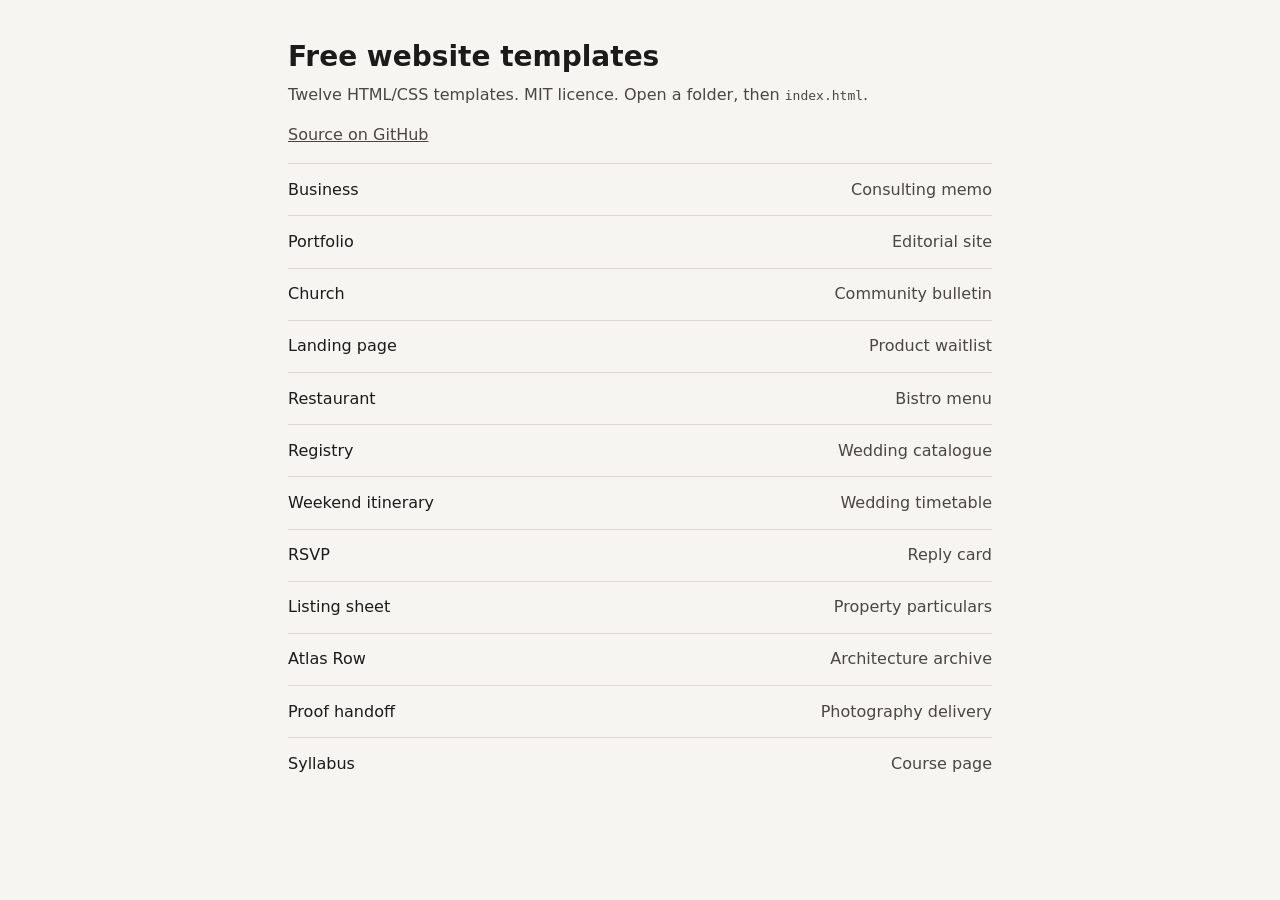
<file: index.html>
<!doctype html>
<html lang="en">
<head>
  <meta charset="utf-8">
  <meta name="viewport" content="width=device-width, initial-scale=1">
  <title>Free website templates · Micah Masuka</title>
  <meta name="description" content="Twelve free HTML and CSS templates. MIT licence.">
  <style>
    :root { color-scheme: light; }
    * { box-sizing: border-box; }
    body {
      margin: 0;
      font-family: system-ui, sans-serif;
      line-height: 1.5;
      color: #1c1b19;
      background: #f6f5f2;
    }
    main {
      width: min(44rem, calc(100% - 2rem));
      margin: 2.5rem auto 4rem;
    }
    h1 { font-size: 1.75rem; line-height: 1.2; margin: 0 0 0.6rem; }
    p { margin: 0 0 1rem; color: #4a4742; }
    a { color: inherit; }
    ul { padding: 0; list-style: none; }
    li { border-top: 1px solid #ddd9d0; }
    li a {
      display: flex;
      justify-content: space-between;
      gap: 1rem;
      padding: 0.85rem 0;
      text-decoration: none;
    }
    li a:hover span:first-child { text-decoration: underline; }
    .muted { color: #4a4742; }
  </style>
</head>
<body>
  <main>
    <h1>Free website templates</h1>
    <p>Twelve HTML/CSS templates. MIT licence. Open a folder, then <code>index.html</code>.</p>
    <p><a href="https://github.com/micah-masuka/free-website-templates">Source on GitHub</a></p>
    <ul>
      <li><a href="templates/business-template/"><span>Business</span><span class="muted">Consulting memo</span></a></li>
      <li><a href="templates/portfolio-template/"><span>Portfolio</span><span class="muted">Editorial site</span></a></li>
      <li><a href="templates/church-template/"><span>Church</span><span class="muted">Community bulletin</span></a></li>
      <li><a href="templates/landing-page-template/"><span>Landing page</span><span class="muted">Product waitlist</span></a></li>
      <li><a href="templates/restaurant-template/"><span>Restaurant</span><span class="muted">Bistro menu</span></a></li>
      <li><a href="templates/registry-template/"><span>Registry</span><span class="muted">Wedding catalogue</span></a></li>
      <li><a href="templates/weekend-itinerary/"><span>Weekend itinerary</span><span class="muted">Wedding timetable</span></a></li>
      <li><a href="templates/rsvp-only/"><span>RSVP</span><span class="muted">Reply card</span></a></li>
      <li><a href="templates/listing-sheet-template/"><span>Listing sheet</span><span class="muted">Property particulars</span></a></li>
      <li><a href="templates/atlas-row-template/"><span>Atlas Row</span><span class="muted">Architecture archive</span></a></li>
      <li><a href="templates/proof-handoff-template/"><span>Proof handoff</span><span class="muted">Photography delivery</span></a></li>
      <li><a href="templates/syllabus-template/"><span>Syllabus</span><span class="muted">Course page</span></a></li>
    </ul>
  </main>
</body>
</html>
</file>
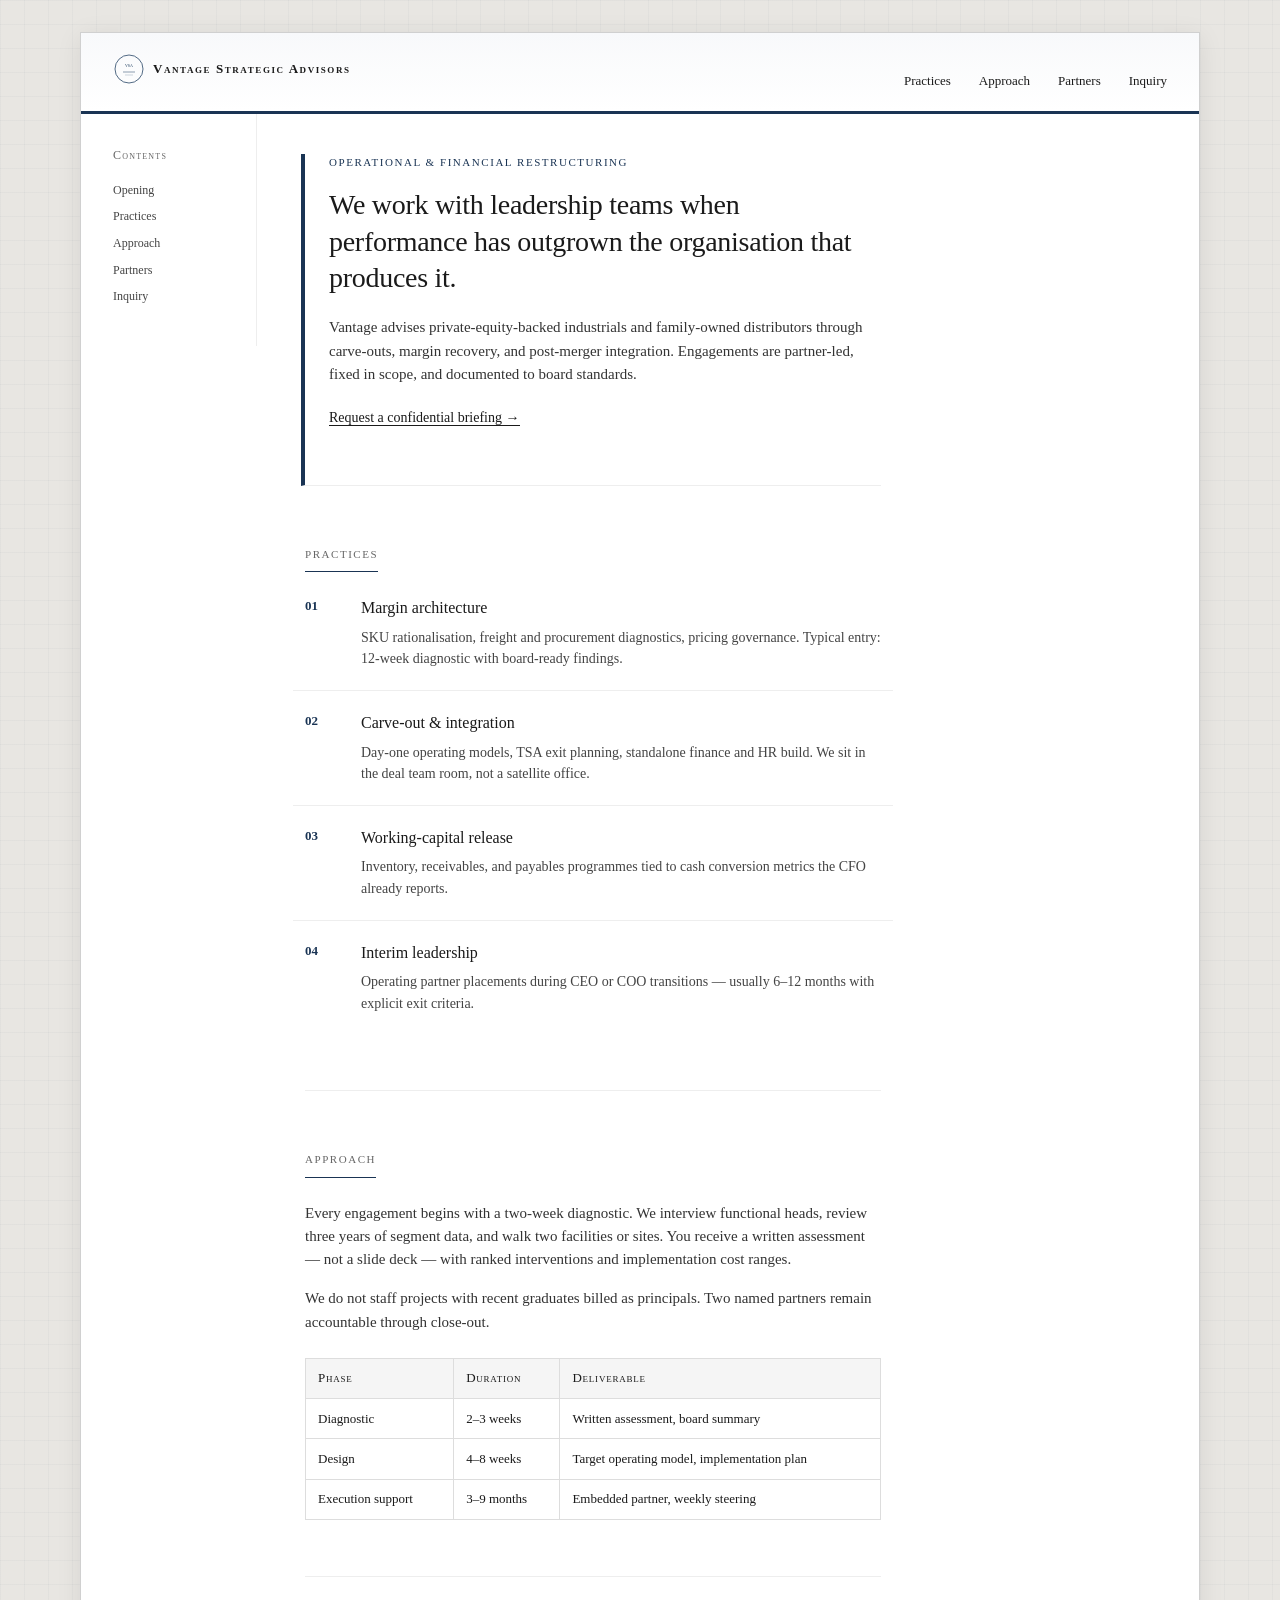
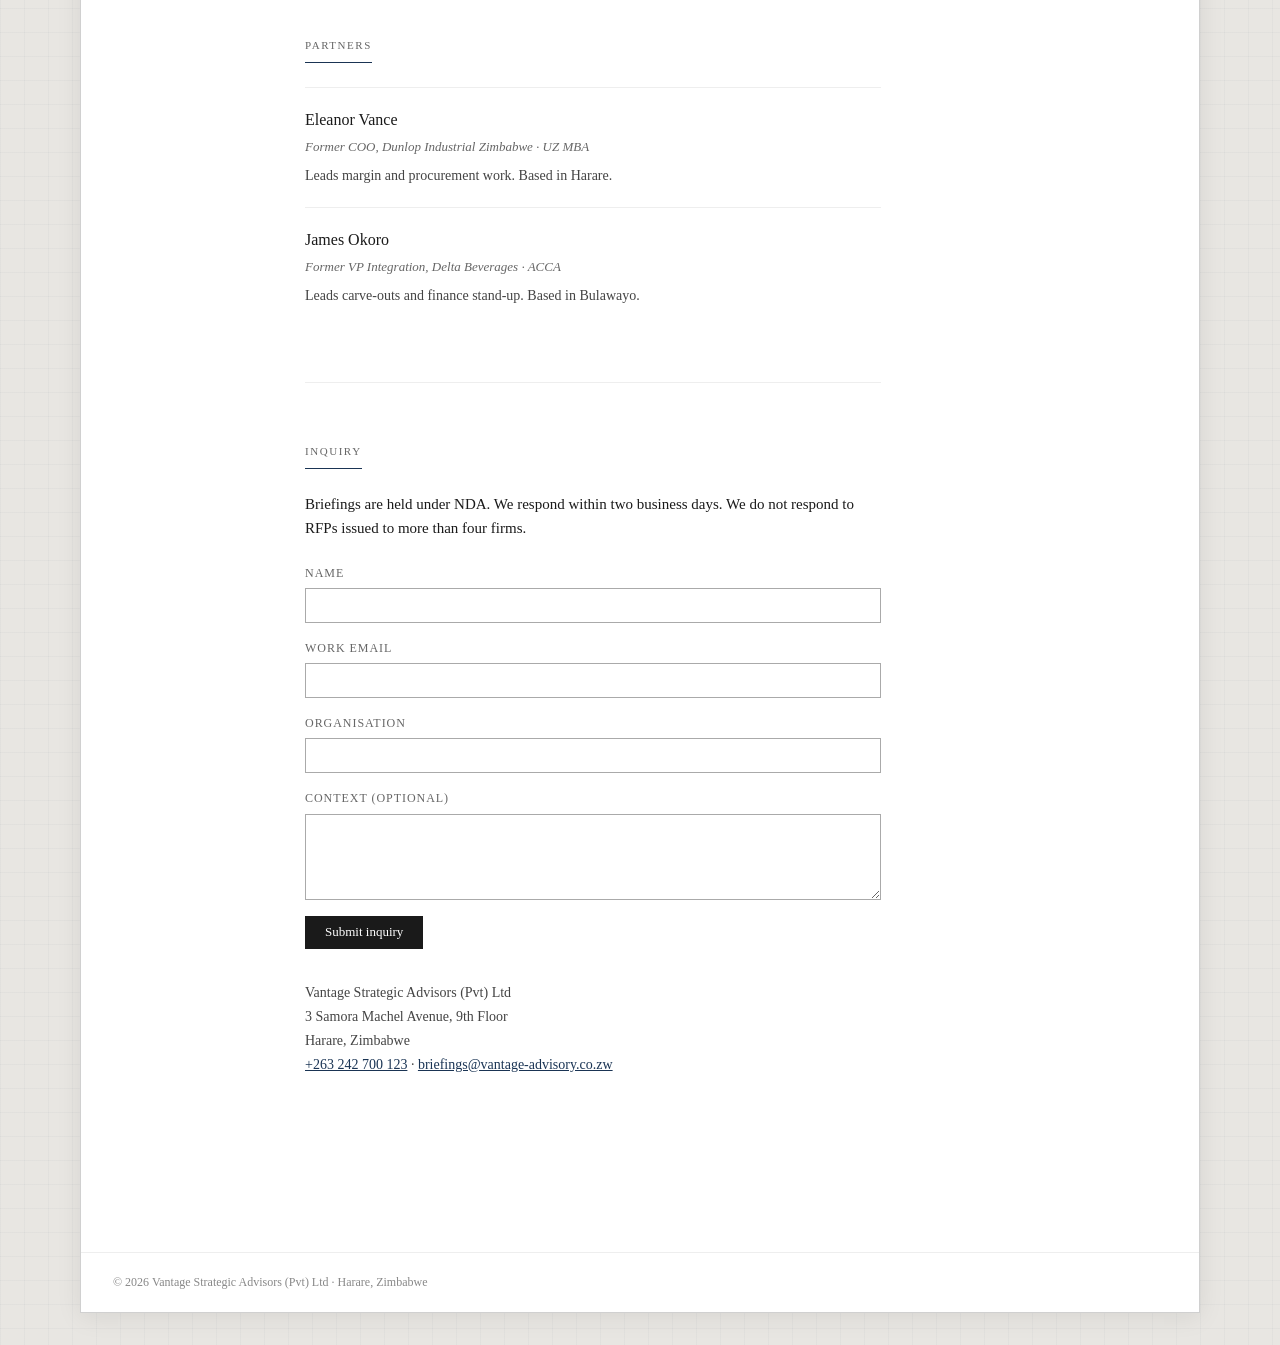
<file: templates/business-template/index.html>
<!DOCTYPE html>
<html lang="en">
<head>
  <meta charset="UTF-8">
  <meta name="viewport" content="width=device-width, initial-scale=1.0">
  <meta name="description" content="Vantage Strategic Advisors — operational and financial restructuring for industrial and distribution companies.">
  <title>Vantage Strategic Advisors</title>
  <link rel="stylesheet" href="styles.css">
</head>
<body>
  <a class="skip" href="#content">Skip to content</a>

  <div class="doc">
    <header class="masthead">
      <div class="masthead-row">
        <p class="firm-name"><img src="assets/firm-mark.svg" alt="" class="firm-mark" width="32" height="32"> Vantage Strategic Advisors</p>
        <nav class="masthead-nav" aria-label="Primary">
          <a href="#practices">Practices</a>
          <a href="#approach">Approach</a>
          <a href="#team">Partners</a>
          <a href="#inquiry">Inquiry</a>
        </nav>
        <button type="button" class="menu-btn" aria-expanded="false" aria-controls="mobile-nav">Menu</button>
      </div>
      <nav id="mobile-nav" class="mobile-nav" hidden>
        <a href="#practices">Practices</a>
        <a href="#approach">Approach</a>
        <a href="#team">Partners</a>
        <a href="#inquiry">Inquiry</a>
      </nav>
    </header>

    <div class="doc-body">
      <aside class="toc" aria-label="Page sections">
        <p class="toc-title">Contents</p>
        <ol>
          <li><a href="#opening">Opening</a></li>
          <li><a href="#practices">Practices</a></li>
          <li><a href="#approach">Approach</a></li>
          <li><a href="#team">Partners</a></li>
          <li><a href="#inquiry">Inquiry</a></li>
        </ol>
      </aside>

      <main id="content">
        <section id="opening" class="block">
          <p class="kicker">Operational &amp; financial restructuring</p>
          <h1>We work with leadership teams when performance has outgrown the organisation that produces it.</h1>
          <p class="lede">Vantage advises private-equity-backed industrials and family-owned distributors through carve-outs, margin recovery, and post-merger integration. Engagements are partner-led, fixed in scope, and documented to board standards.</p>
          <p><a class="text-action" href="#inquiry">Request a confidential briefing →</a></p>
        </section>

        <section id="practices" class="block">
          <h2 class="section-title">Practices</h2>
          <ol class="index-list">
            <li>
              <span class="index-num">01</span>
              <div>
                <h3>Margin architecture</h3>
                <p>SKU rationalisation, freight and procurement diagnostics, pricing governance. Typical entry: 12-week diagnostic with board-ready findings.</p>
              </div>
            </li>
            <li>
              <span class="index-num">02</span>
              <div>
                <h3>Carve-out &amp; integration</h3>
                <p>Day-one operating models, TSA exit planning, standalone finance and HR build. We sit in the deal team room, not a satellite office.</p>
              </div>
            </li>
            <li>
              <span class="index-num">03</span>
              <div>
                <h3>Working-capital release</h3>
                <p>Inventory, receivables, and payables programmes tied to cash conversion metrics the CFO already reports.</p>
              </div>
            </li>
            <li>
              <span class="index-num">04</span>
              <div>
                <h3>Interim leadership</h3>
                <p>Operating partner placements during CEO or COO transitions — usually 6–12 months with explicit exit criteria.</p>
              </div>
            </li>
          </ol>
        </section>

        <section id="approach" class="block">
          <h2 class="section-title">Approach</h2>
          <div class="prose">
            <p>Every engagement begins with a two-week diagnostic. We interview functional heads, review three years of segment data, and walk two facilities or sites. You receive a written assessment — not a slide deck — with ranked interventions and implementation cost ranges.</p>
            <p>We do not staff projects with recent graduates billed as principals. Two named partners remain accountable through close-out.</p>
          </div>
          <table class="data-table" aria-label="Typical engagement structure">
            <thead>
              <tr>
                <th scope="col">Phase</th>
                <th scope="col">Duration</th>
                <th scope="col">Deliverable</th>
              </tr>
            </thead>
            <tbody>
              <tr>
                <td>Diagnostic</td>
                <td>2–3 weeks</td>
                <td>Written assessment, board summary</td>
              </tr>
              <tr>
                <td>Design</td>
                <td>4–8 weeks</td>
                <td>Target operating model, implementation plan</td>
              </tr>
              <tr>
                <td>Execution support</td>
                <td>3–9 months</td>
                <td>Embedded partner, weekly steering</td>
              </tr>
            </tbody>
          </table>
        </section>

        <section id="team" class="block">
          <h2 class="section-title">Partners</h2>
          <ul class="partner-list">
            <li>
              <p class="partner-name">Eleanor Vance</p>
              <p class="partner-meta">Former COO, Dunlop Industrial Zimbabwe · UZ MBA</p>
              <p class="partner-note">Leads margin and procurement work. Based in Harare.</p>
            </li>
            <li>
              <p class="partner-name">James Okoro</p>
              <p class="partner-meta">Former VP Integration, Delta Beverages · ACCA</p>
              <p class="partner-note">Leads carve-outs and finance stand-up. Based in Bulawayo.</p>
            </li>
          </ul>
        </section>

        <section id="inquiry" class="block">
          <h2 class="section-title">Inquiry</h2>
          <p class="prose">Briefings are held under NDA. We respond within two business days. We do not respond to RFPs issued to more than four firms.</p>
          <form class="inquiry-form" id="inquiry-form" action="#" method="post">
            <label>
              <span>Name</span>
              <input type="text" name="name" autocomplete="name" required>
            </label>
            <label>
              <span>Work email</span>
              <input type="email" name="email" autocomplete="email" required>
            </label>
            <label>
              <span>Organisation</span>
              <input type="text" name="org" autocomplete="organization" required>
            </label>
            <label>
              <span>Context (optional)</span>
              <textarea name="context" rows="4"></textarea>
            </label>
            <button type="submit" class="submit-btn">Submit inquiry</button>
          </form>
          <address class="office">
            Vantage Strategic Advisors (Pvt) Ltd<br>
            3 Samora Machel Avenue, 9th Floor<br>
            Harare, Zimbabwe<br>
            <a href="tel:+263242700123">+263 242 700 123</a> · <a href="mailto:briefings@vantage-advisory.co.zw">briefings@vantage-advisory.co.zw</a>
          </address>
        </section>
      </main>
    </div>

    <footer class="colophon">
      <p>&copy; 2026 Vantage Strategic Advisors (Pvt) Ltd · Harare, Zimbabwe</p>
    </footer>
  </div>

  <script src="js/inquiry.js"></script>
</body>
</html>
</file>
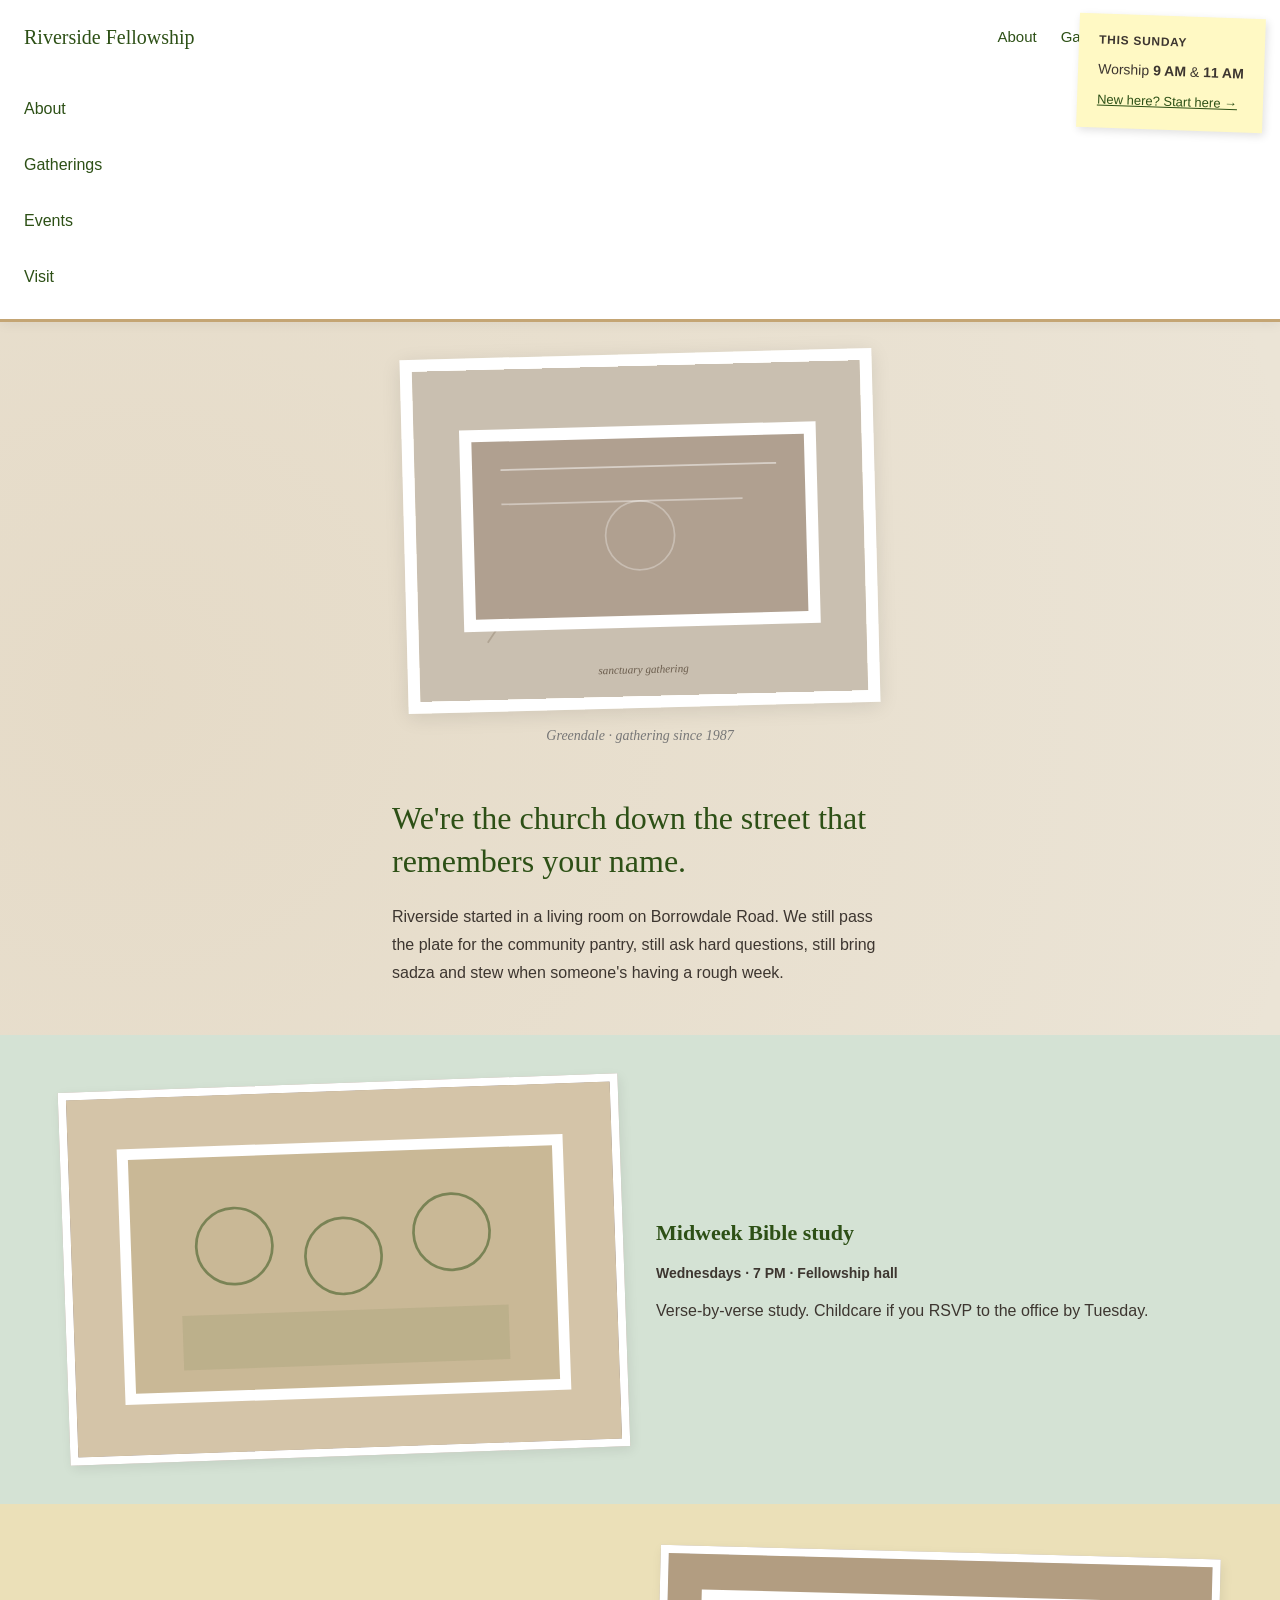
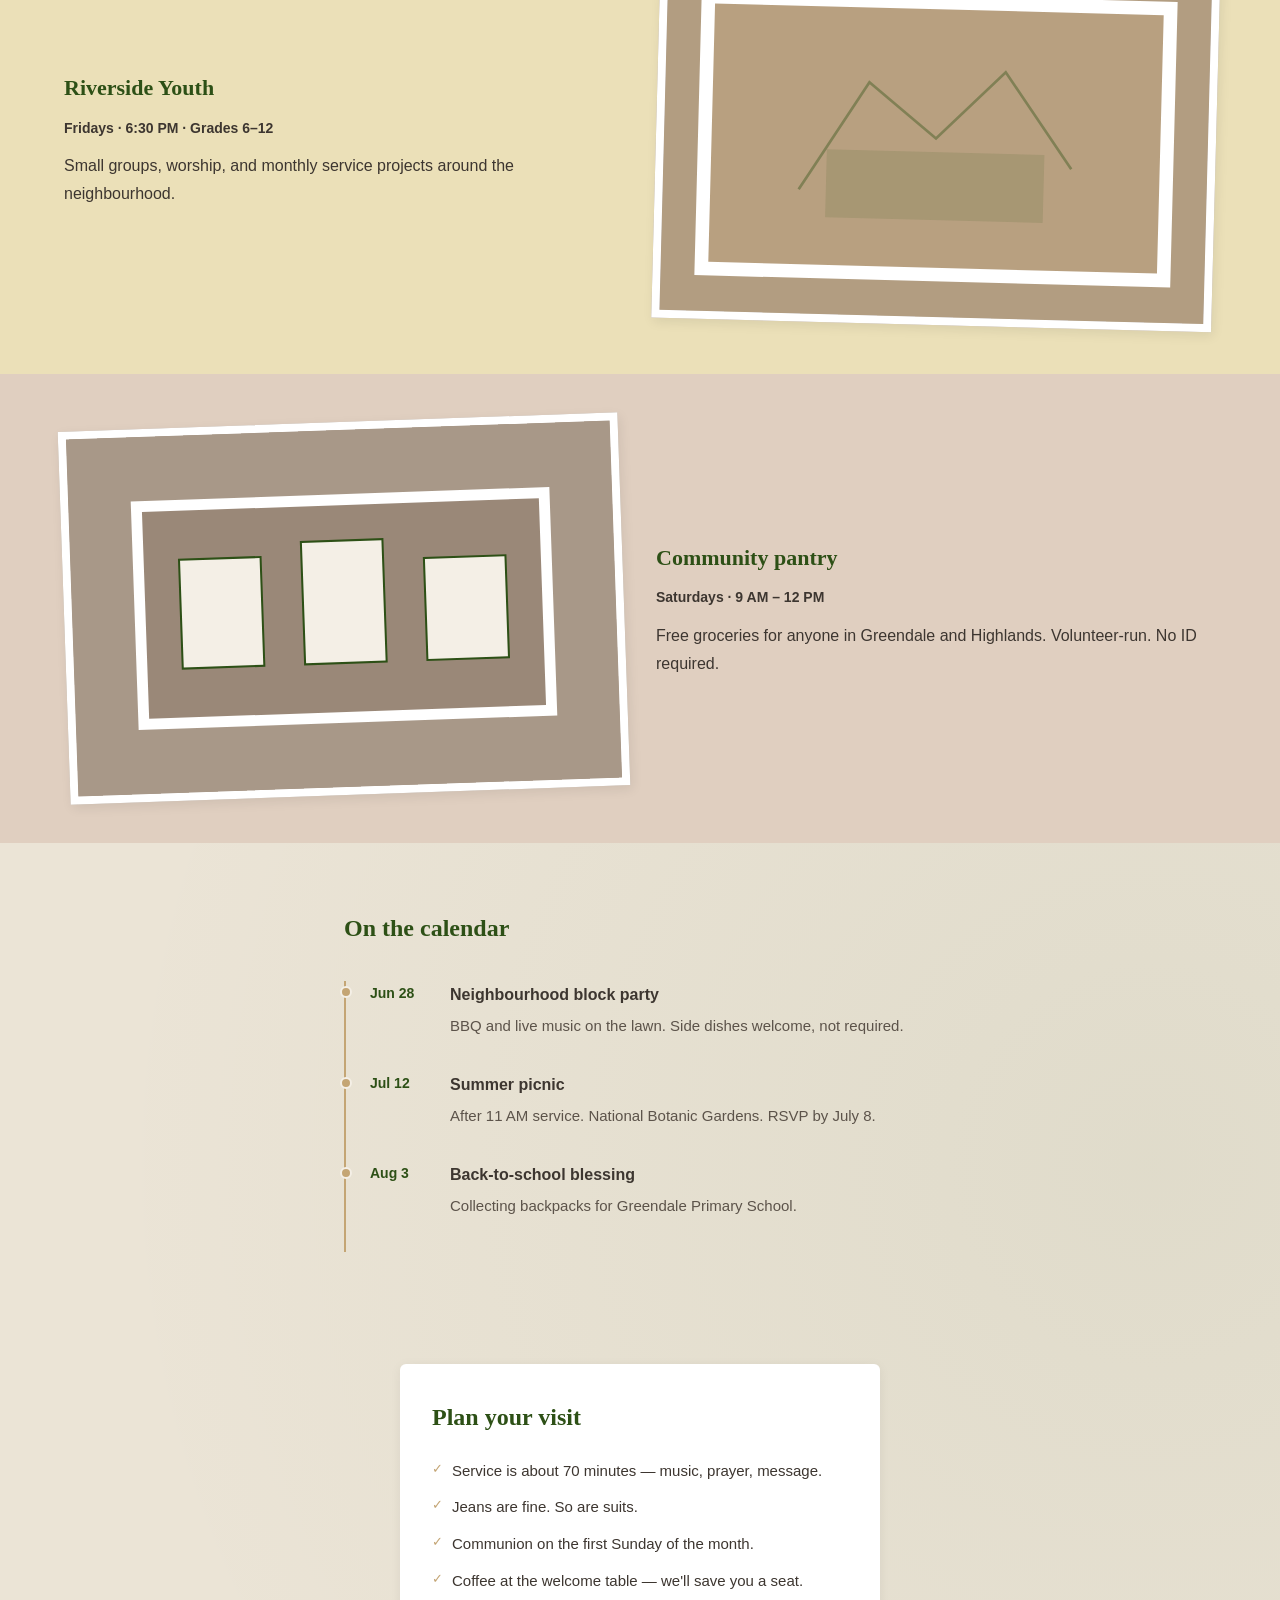
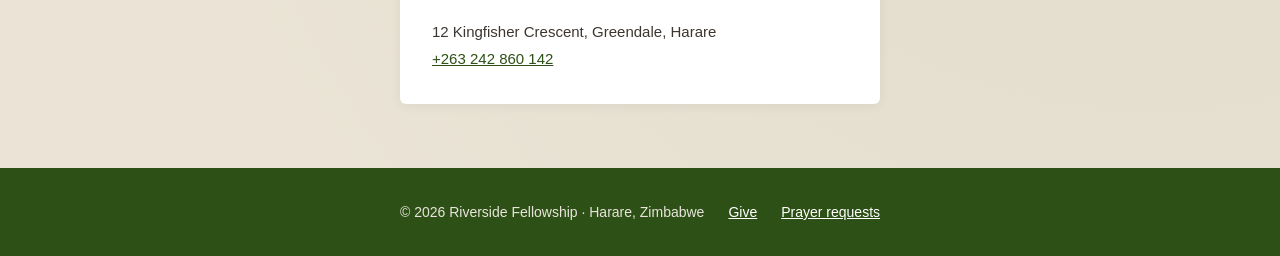
<file: templates/church-template/index.html>
<!DOCTYPE html>
<html lang="en">
<head>
  <meta charset="UTF-8">
  <meta name="viewport" content="width=device-width, initial-scale=1.0">
  <meta name="description" content="Riverside Fellowship — Greendale, Harare. Sunday 9 &amp; 11 AM.">
  <title>Riverside Fellowship</title>
  <link rel="stylesheet" href="css/site.css">
</head>
<body>
  <a class="u-skip" href="#main">Skip to content</a>

  <div class="pin-note" role="note">
    <p class="pin-note-label">This Sunday</p>
    <p>Worship <strong>9 AM</strong> &amp; <strong>11 AM</strong></p>
    <a href="#visit">New here? Start here →</a>
  </div>

  <header class="banner">
    <p class="banner-name">Riverside Fellowship</p>
    <nav class="banner-links" aria-label="Primary">
      <a href="#about">About</a>
      <a href="#gatherings">Gatherings</a>
      <a href="#events">Events</a>
      <a href="#visit">Visit</a>
    </nav>
    <button type="button" class="banner-menu" aria-expanded="false" aria-controls="nav-sheet">Menu</button>
    <div id="nav-sheet" class="nav-sheet" hidden>
      <a href="#about">About</a>
      <a href="#gatherings">Gatherings</a>
      <a href="#events">Events</a>
      <a href="#visit">Visit</a>
    </div>
  </header>

  <main id="main">
    <figure class="hero-polaroid">
      <img class="polaroid-img" src="assets/congregation-line.svg" alt="Line drawing: congregation gathered in sanctuary" width="520" height="390">
      <figcaption>Greendale · gathering since 1987</figcaption>
    </figure>

    <section id="about" class="intro">
      <h1>We're the church down the street that remembers your name.</h1>
      <p>Riverside started in a living room on Borrowdale Road. We still pass the plate for the community pantry, still ask hard questions, still bring sadza and stew when someone&apos;s having a rough week.</p>
    </section>

    <section id="gatherings" class="bands">
      <h2 class="u-hidden">Gatherings</h2>

      <article class="band band--sage">
        <div class="band-photo band-photo--tilt-l"><img src="assets/band-study.svg" alt="" width="400" height="280"></div>
        <div class="band-copy">
          <h3>Midweek Bible study</h3>
          <p class="band-when">Wednesdays · 7 PM · Fellowship hall</p>
          <p>Verse-by-verse study. Childcare if you RSVP to the office by Tuesday.</p>
        </div>
      </article>

      <article class="band band--mustard">
        <div class="band-copy">
          <h3>Riverside Youth</h3>
          <p class="band-when">Fridays · 6:30 PM · Grades 6–12</p>
          <p>Small groups, worship, and monthly service projects around the neighbourhood.</p>
        </div>
        <div class="band-photo band-photo--tilt-r"><img src="assets/band-youth.svg" alt="" width="400" height="280"></div>
      </article>

      <article class="band band--clay">
        <div class="band-photo band-photo--tilt-l"><img src="assets/band-pantry.svg" alt="" width="400" height="280"></div>
        <div class="band-copy">
          <h3>Community pantry</h3>
          <p class="band-when">Saturdays · 9 AM – 12 PM</p>
          <p>Free groceries for anyone in Greendale and Highlands. Volunteer-run. No ID required.</p>
        </div>
      </article>
    </section>

    <section id="events" class="timeline">
      <h2>On the calendar</h2>
      <ul>
        <li>
          <span class="timeline-dot" aria-hidden="true"></span>
          <time datetime="2026-06-28">Jun 28</time>
          <div>
            <h3>Neighbourhood block party</h3>
            <p>BBQ and live music on the lawn. Side dishes welcome, not required.</p>
          </div>
        </li>
        <li>
          <span class="timeline-dot" aria-hidden="true"></span>
          <time datetime="2026-07-12">Jul 12</time>
          <div>
            <h3>Summer picnic</h3>
            <p>After 11 AM service. National Botanic Gardens. RSVP by July 8.</p>
          </div>
        </li>
        <li>
          <span class="timeline-dot" aria-hidden="true"></span>
          <time datetime="2026-08-03">Aug 3</time>
          <div>
            <h3>Back-to-school blessing</h3>
            <p>Collecting backpacks for Greendale Primary School.</p>
          </div>
        </li>
      </ul>
    </section>

    <section id="visit" class="visit">
      <div class="visit-card">
        <h2>Plan your visit</h2>
        <ul class="visit-list">
          <li>Service is about 70 minutes — music, prayer, message.</li>
          <li>Jeans are fine. So are suits.</li>
          <li>Communion on the first Sunday of the month.</li>
          <li>Coffee at the welcome table — we'll save you a seat.</li>
        </ul>
        <address>
          12 Kingfisher Crescent, Greendale, Harare<br>
          <a href="tel:+263242860142">+263 242 860 142</a>
        </address>
      </div>
    </section>
  </main>

  <footer class="foot">
    <p>&copy; 2026 Riverside Fellowship · Harare, Zimbabwe</p>
    <a href="#">Give</a>
    <a href="#">Prayer requests</a>
  </footer>

  <script src="js/sheet.js"></script>
</body>
</html>
</file>
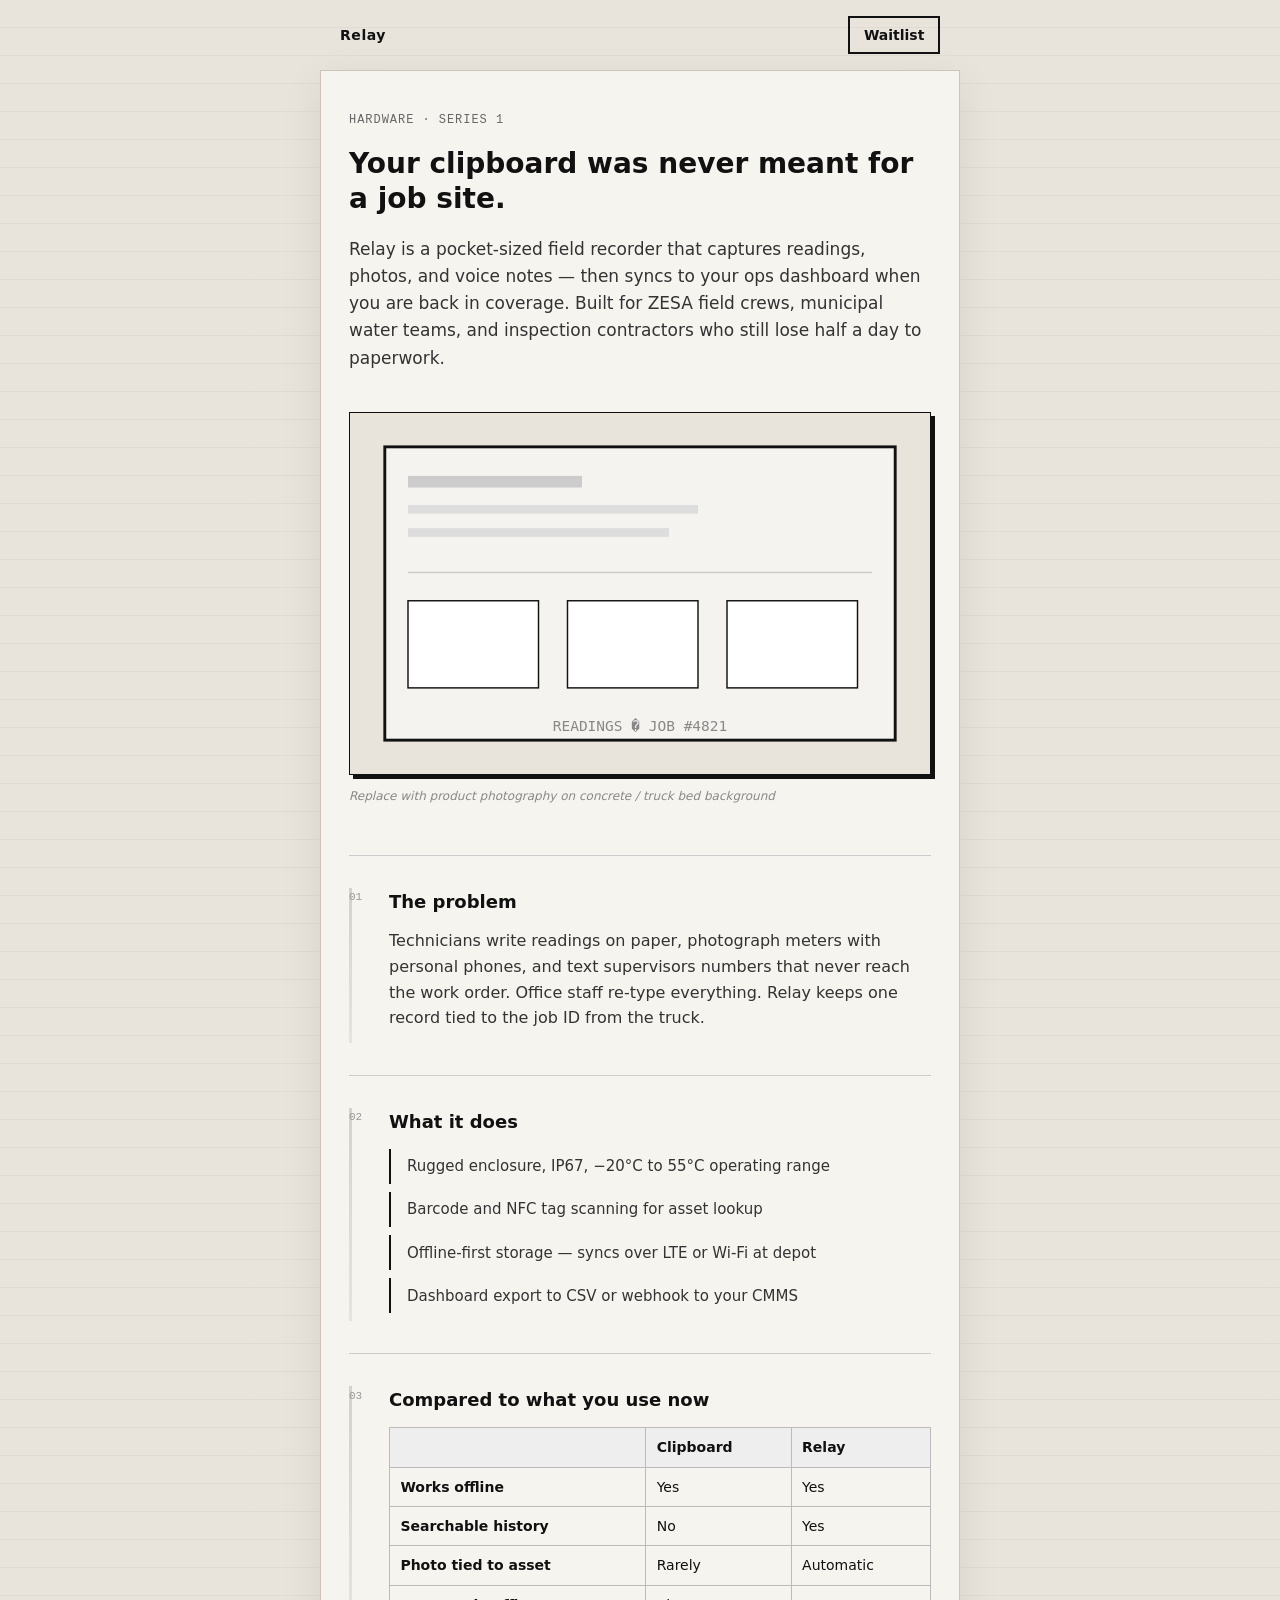
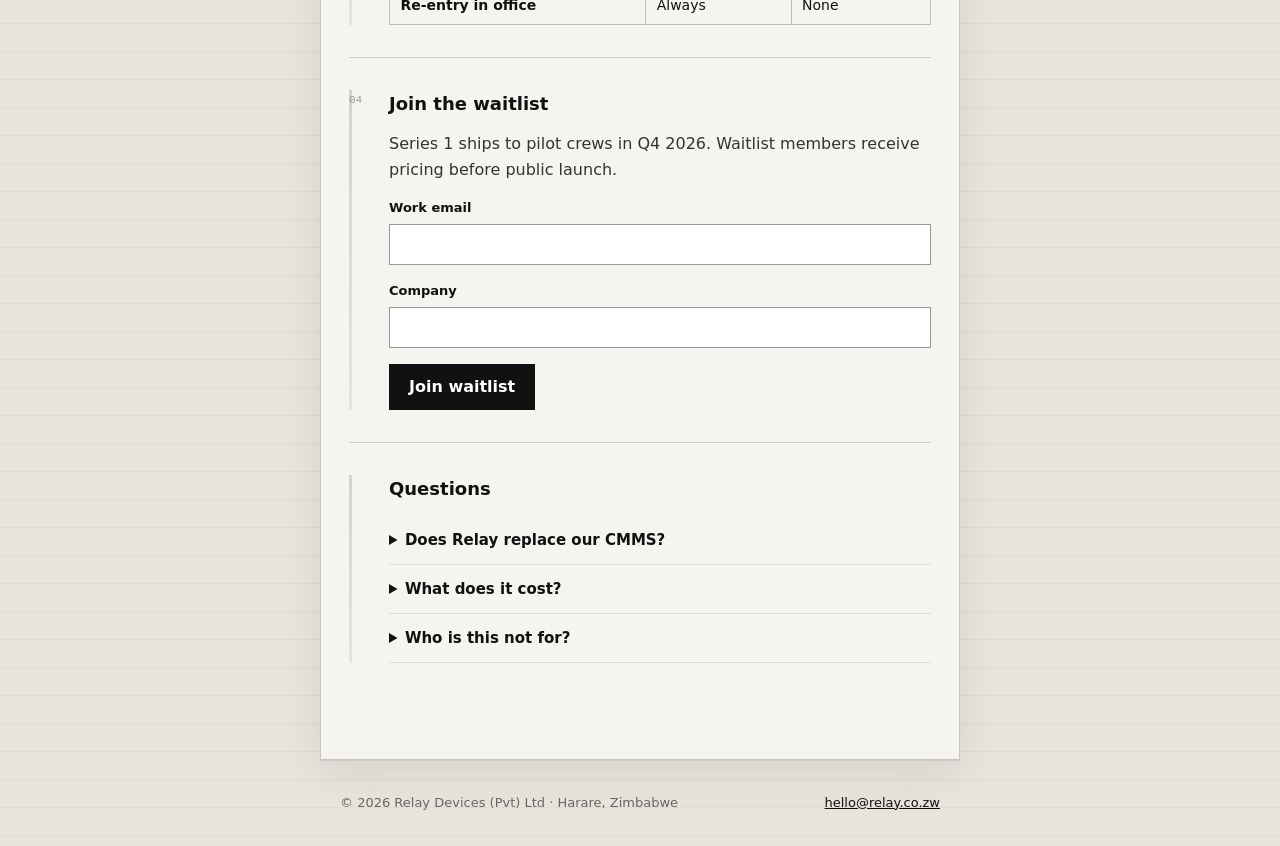
<file: templates/landing-page-template/index.html>
<!DOCTYPE html>
<html lang="en">
<head>
  <meta charset="UTF-8">
  <meta name="viewport" content="width=device-width, initial-scale=1.0">
  <meta name="description" content="Relay — rugged field recorder for technicians. Hardware and sync software. Join the waitlist.">
  <title>Relay — Field recorder for technicians</title>
  <link rel="stylesheet" href="styles.css">
</head>
<body>
  <a class="u-skip" href="#story">Skip to content</a>

  <header class="top">
    <span class="top-logo">Relay</span>
    <a class="top-cta" href="#waitlist">Waitlist</a>
  </header>

  <article class="letter" id="story">
    <p class="serial">Hardware · Series 1</p>
    <h1>Your clipboard was never meant for a job site.</h1>
    <p class="deck">Relay is a pocket-sized field recorder that captures readings, photos, and voice notes — then syncs to your ops dashboard when you are back in coverage. Built for ZESA field crews, municipal water teams, and inspection contractors who still lose half a day to paperwork.</p>

    <figure class="device">
      <img class="device-screen" src="assets/device-outline.svg" alt="Wireframe: Relay handheld showing readings list for job 4821" width="400" height="250">
      <figcaption>Replace with product photography on concrete / truck bed background</figcaption>
    </figure>

    <section class="chunk">
      <span class="chunk-num">01</span>
      <h2>The problem</h2>
      <p>Technicians write readings on paper, photograph meters with personal phones, and text supervisors numbers that never reach the work order. Office staff re-type everything. Relay keeps one record tied to the job ID from the truck.</p>
    </section>

    <section class="chunk">
      <span class="chunk-num">02</span>
      <h2>What it does</h2>
      <ul class="spec-list">
        <li>Rugged enclosure, IP67, −20°C to 55°C operating range</li>
        <li>Barcode and NFC tag scanning for asset lookup</li>
        <li>Offline-first storage — syncs over LTE or Wi‑Fi at depot</li>
        <li>Dashboard export to CSV or webhook to your CMMS</li>
      </ul>
    </section>

    <section class="chunk">
      <span class="chunk-num">03</span>
      <h2>Compared to what you use now</h2>
      <table class="compare">
        <thead>
          <tr>
            <th scope="col"></th>
            <th scope="col">Clipboard</th>
            <th scope="col">Relay</th>
          </tr>
        </thead>
        <tbody>
          <tr>
            <th scope="row">Works offline</th>
            <td>Yes</td>
            <td>Yes</td>
          </tr>
          <tr>
            <th scope="row">Searchable history</th>
            <td>No</td>
            <td>Yes</td>
          </tr>
          <tr>
            <th scope="row">Photo tied to asset</th>
            <td>Rarely</td>
            <td>Automatic</td>
          </tr>
          <tr>
            <th scope="row">Re-entry in office</th>
            <td>Always</td>
            <td>None</td>
          </tr>
        </tbody>
      </table>
    </section>

    <section class="chunk" id="waitlist">
      <span class="chunk-num">04</span>
      <h2>Join the waitlist</h2>
      <p>Series 1 ships to pilot crews in Q4 2026. Waitlist members receive pricing before public launch.</p>
      <form class="waitlist" id="waitlist-form" action="#" method="post">
        <label>
          Work email
          <input type="email" name="email" autocomplete="email" required>
        </label>
        <label>
          Company
          <input type="text" name="company" autocomplete="organization" required>
        </label>
        <button type="submit">Join waitlist</button>
      </form>
    </section>

    <section class="chunk">
      <h2>Questions</h2>
      <details>
        <summary>Does Relay replace our CMMS?</summary>
        <p>No. Relay feeds data into systems you already use — ServiceTitan, Fiix, or a spreadsheet if that's where you are today.</p>
      </details>
      <details>
        <summary>What does it cost?</summary>
        <p>Pilot pricing is shared on the waitlist. Expect hardware plus a monthly sync fee per active device — no per-seat tax.</p>
      </details>
      <details>
        <summary>Who is this not for?</summary>
        <p>Desk-only teams, one-off residential jobs without repeat assets, or orgs that need full ERP in the field.</p>
      </details>
    </section>
  </article>

  <footer class="foot">
    <p>&copy; 2026 Relay Devices (Pvt) Ltd · Harare, Zimbabwe</p>
    <a href="mailto:hello@relay.co.zw">hello@relay.co.zw</a>
  </footer>

  <script src="js/waitlist.js"></script>
</body>
</html>
</file>
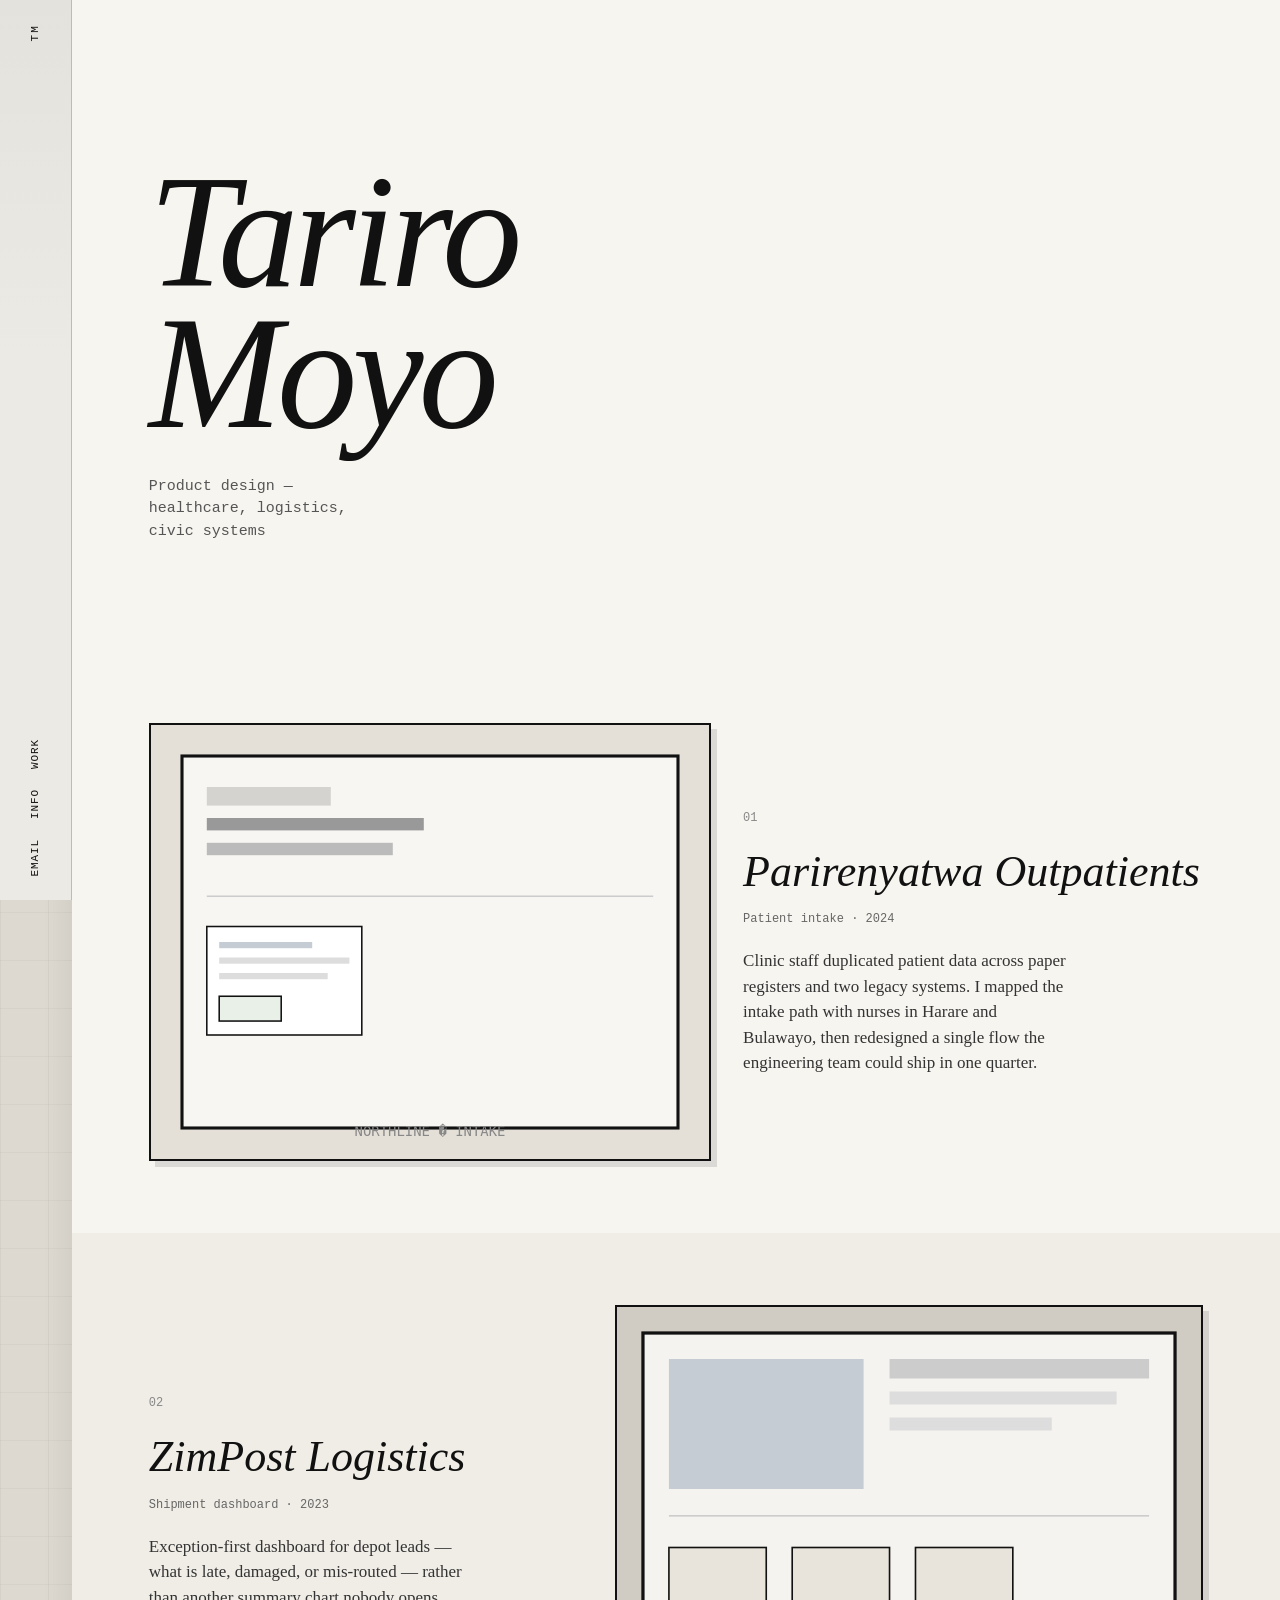
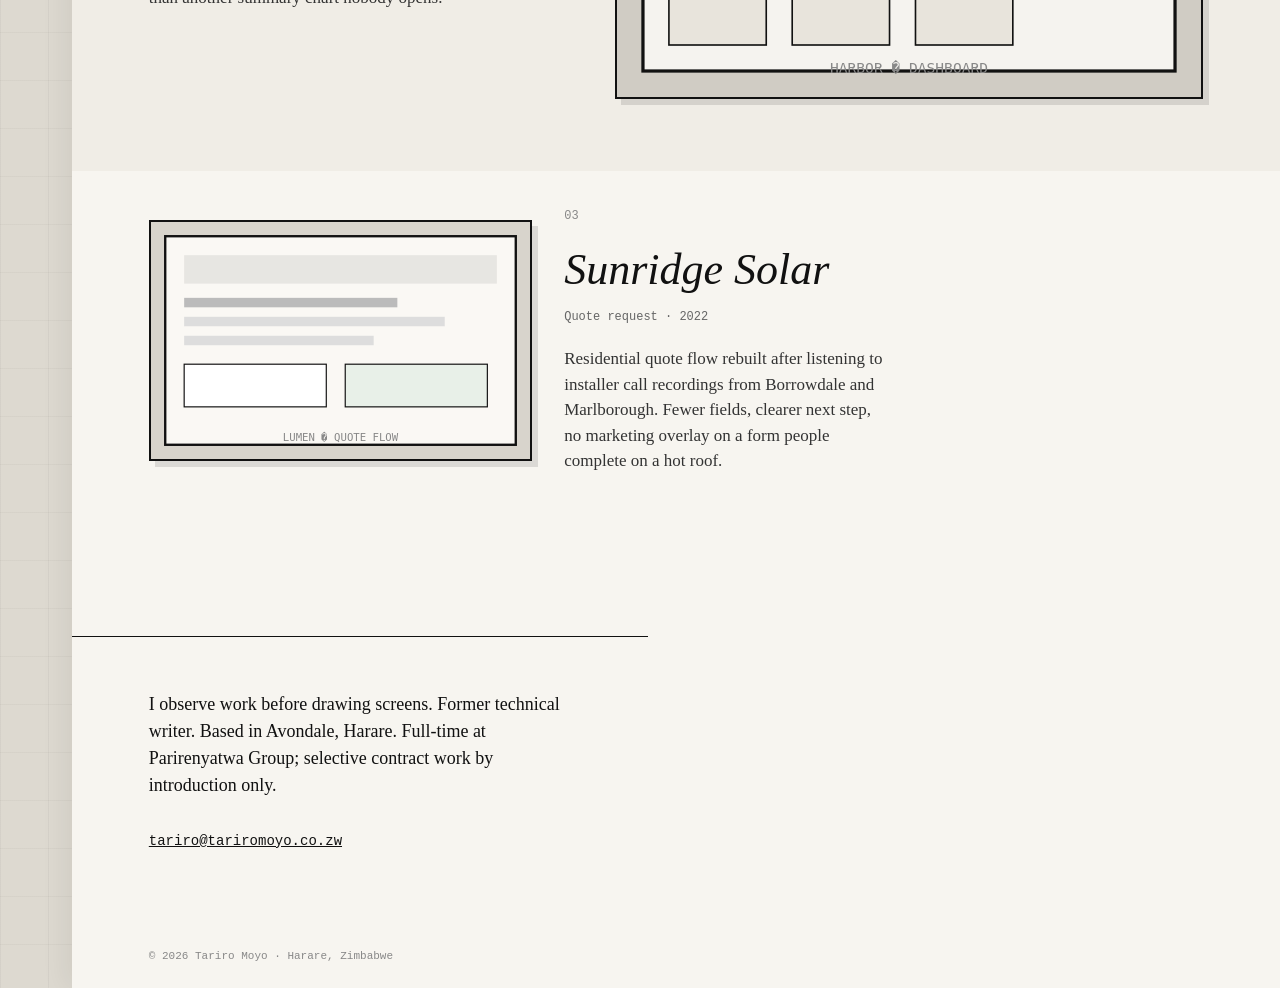
<file: templates/portfolio-template/index.html>
<!DOCTYPE html>
<html lang="en">
<head>
  <meta charset="UTF-8">
  <meta name="viewport" content="width=device-width, initial-scale=1.0">
  <meta name="description" content="Tariro Moyo — product designer, Harare. Editorial portfolio.">
  <title>Tariro Moyo</title>
  <link rel="stylesheet" href="css/site.css">
</head>
<body>
  <a class="u-skip" href="#projects">Skip to work</a>

  <nav class="rail" aria-label="Site">
    <a href="#" class="rail-mark">TM</a>
    <div class="rail-links">
      <a href="#projects">Work</a>
      <a href="#info">Info</a>
      <a href="mailto:tariro@tariromoyo.co.zw">Email</a>
    </div>
  </nav>

  <button type="button" class="rail-toggle" aria-expanded="false" aria-controls="rail-drawer">Index</button>
  <div id="rail-drawer" class="rail-drawer" hidden>
    <a href="#projects">Work</a>
    <a href="#info">Info</a>
    <a href="mailto:tariro@tariromoyo.co.zw">Email</a>
  </div>

  <article class="sheet">
    <header class="mast">
      <h1 class="mast-name">Tariro<br>Moyo</h1>
      <p class="mast-note">Product design — healthcare, logistics, civic systems</p>
    </header>

    <section id="projects" class="projects">
      <article class="project project--a">
        <div class="project-visual">
          <img class="frame frame--a" src="assets/frame-northline.svg" alt="UI still: Parirenyatwa patient intake wireframe" width="360" height="280">
        </div>
        <div class="project-text">
          <p class="project-index">01</p>
          <h2>Parirenyatwa Outpatients</h2>
          <p class="project-type">Patient intake · 2024</p>
          <p>Clinic staff duplicated patient data across paper registers and two legacy systems. I mapped the intake path with nurses in Harare and Bulawayo, then redesigned a single flow the engineering team could ship in one quarter.</p>
        </div>
      </article>

      <article class="project project--b">
        <div class="project-text">
          <p class="project-index">02</p>
          <h2>ZimPost Logistics</h2>
          <p class="project-type">Shipment dashboard · 2023</p>
          <p>Exception-first dashboard for depot leads — what is late, damaged, or mis-routed — rather than another summary chart nobody opens.</p>
        </div>
        <div class="project-visual">
          <img class="frame frame--b" src="assets/frame-harbor.svg" alt="UI still: ZimPost logistics dashboard wireframe" width="360" height="240">
        </div>
      </article>

      <article class="project project--c">
        <div class="project-visual project-visual--narrow">
          <img class="frame frame--c" src="assets/frame-lumen.svg" alt="UI still: ZESA solar quote flow wireframe" width="320" height="200">
        </div>
        <div class="project-text project-text--wide">
          <p class="project-index">03</p>
          <h2>Sunridge Solar</h2>
          <p class="project-type">Quote request · 2022</p>
          <p>Residential quote flow rebuilt after listening to installer call recordings from Borrowdale and Marlborough. Fewer fields, clearer next step, no marketing overlay on a form people complete on a hot roof.</p>
        </div>
      </article>
    </section>

    <section id="info" class="info">
      <p>I observe work before drawing screens. Former technical writer. Based in Avondale, Harare. Full-time at Parirenyatwa Group; selective contract work by introduction only.</p>
      <p class="info-contact"><a href="mailto:tariro@tariromoyo.co.zw">tariro@tariromoyo.co.zw</a></p>
    </section>

    <footer class="foot">
      <p>&copy; 2026 Tariro Moyo · Harare, Zimbabwe</p>
    </footer>
  </article>

  <script src="js/rail.js"></script>
</body>
</html>
</file>
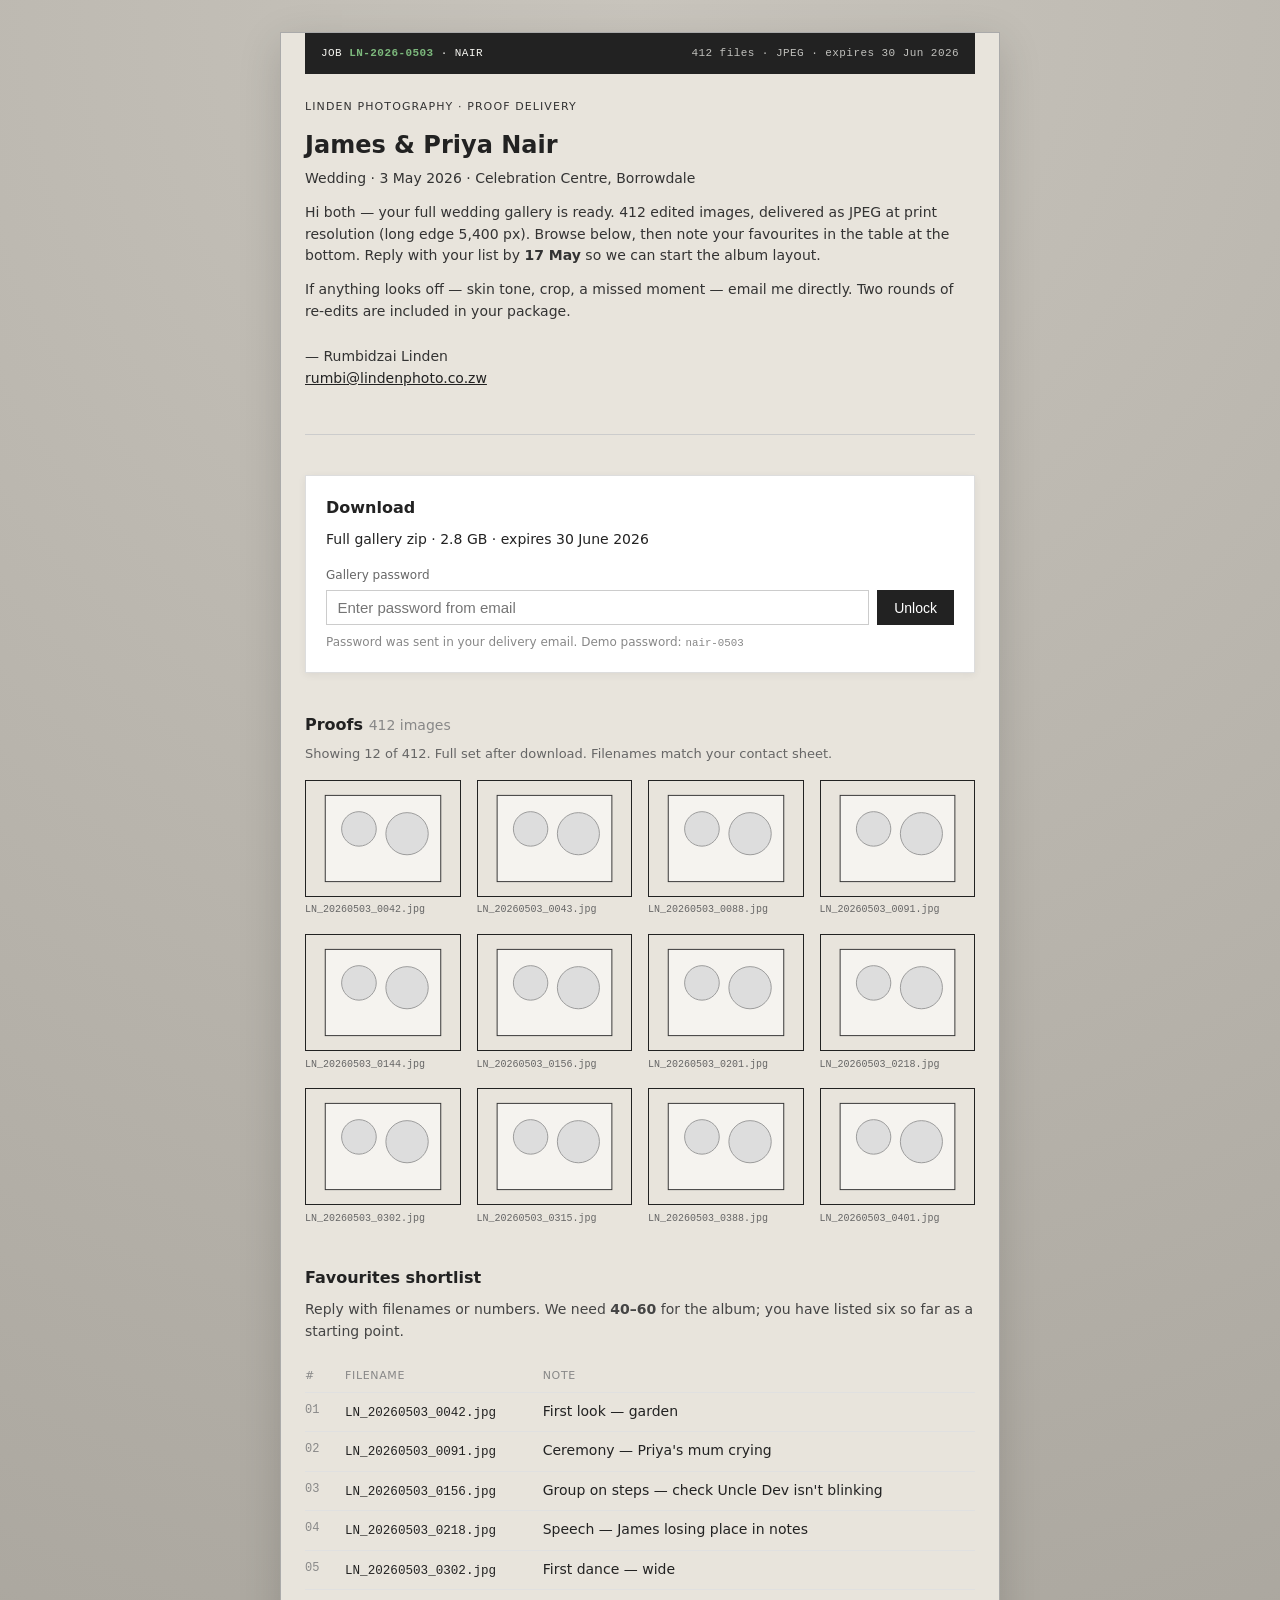
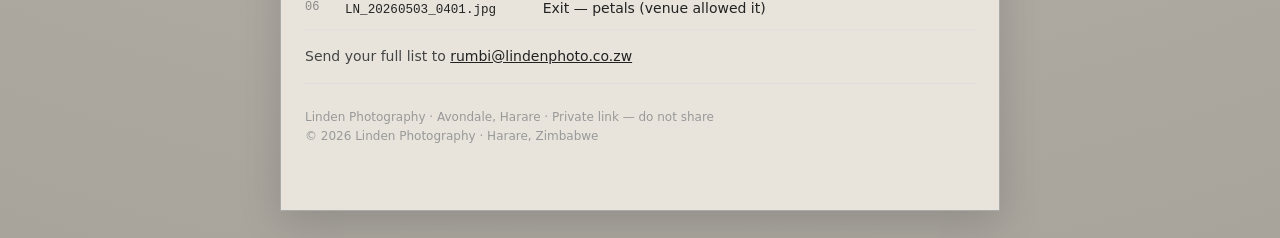
<file: templates/proof-handoff-template/index.html>
<!DOCTYPE html>
<html lang="en">
<head>
  <meta charset="UTF-8">
  <meta name="viewport" content="width=device-width, initial-scale=1.0">
  <meta name="description" content="Wedding proofs for James &amp; Priya Nair — delivery from Linden Photography, Harare.">
  <title>Proofs — James &amp; Priya · Linden Photography</title>
  <link rel="stylesheet" href="handoff.css">
</head>
<body>
  <a class="u-skip" href="#proofs">Skip to proofs</a>

  <article class="delivery">
    <header class="delivery-bar">
      <p class="delivery-ref">JOB <strong>LN-2026-0503</strong> · NAIR</p>
      <p class="delivery-meta">412 files · JPEG · expires 30 Jun 2026</p>
    </header>

    <header class="letter">
      <p class="letter-from">Linden Photography · proof delivery</p>
      <h1>James &amp; Priya Nair</h1>
      <p class="letter-date">Wedding · 3 May 2026 · Celebration Centre, Borrowdale</p>
      <p>Hi both — your full wedding gallery is ready. 412 edited images, delivered as JPEG at print resolution (long edge 5,400 px). Browse below, then note your favourites in the table at the bottom. Reply with your list by <strong>17 May</strong> so we can start the album layout.</p>
      <p>If anything looks off — skin tone, crop, a missed moment — email me directly. Two rounds of re-edits are included in your package.</p>
      <p class="letter-sign">— Rumbidzai Linden<br><a href="mailto:rumbi@lindenphoto.co.zw">rumbi@lindenphoto.co.zw</a></p>
    </header>

    <section class="download-block" aria-labelledby="download-title">
      <h2 id="download-title">Download</h2>
      <p>Full gallery zip · 2.8 GB · expires 30 June 2026</p>
      <form class="gate" id="gate-form">
        <label for="password">Gallery password</label>
        <div class="gate-row">
          <input type="password" id="password" name="password" autocomplete="off" placeholder="Enter password from email">
          <button type="submit">Unlock</button>
        </div>
        <p class="gate-hint" id="gate-hint">Password was sent in your delivery email. Demo password: <code>nair-0503</code></p>
      </form>
      <p class="download-link" id="download-link" hidden>
        <a href="https://example.com/download/nair-wedding.zip">Download nair-wedding-full.zip →</a>
      </p>
    </section>

    <section class="proof-grid" id="proofs" aria-labelledby="grid-title">
      <h2 id="grid-title">Proofs <span class="count">412 images</span></h2>
      <p class="grid-note">Showing 12 of 412. Full set after download. Filenames match your contact sheet.</p>
      <ul class="grid">
        <li><img src="assets/thumb.svg" alt="" width="160" height="120"><span class="fname">LN_20260503_0042.jpg</span></li>
        <li><img src="assets/thumb.svg" alt="" width="160" height="120"><span class="fname">LN_20260503_0043.jpg</span></li>
        <li><img src="assets/thumb.svg" alt="" width="160" height="120"><span class="fname">LN_20260503_0088.jpg</span></li>
        <li><img src="assets/thumb.svg" alt="" width="160" height="120"><span class="fname">LN_20260503_0091.jpg</span></li>
        <li><img src="assets/thumb.svg" alt="" width="160" height="120"><span class="fname">LN_20260503_0144.jpg</span></li>
        <li><img src="assets/thumb.svg" alt="" width="160" height="120"><span class="fname">LN_20260503_0156.jpg</span></li>
        <li><img src="assets/thumb.svg" alt="" width="160" height="120"><span class="fname">LN_20260503_0201.jpg</span></li>
        <li><img src="assets/thumb.svg" alt="" width="160" height="120"><span class="fname">LN_20260503_0218.jpg</span></li>
        <li><img src="assets/thumb.svg" alt="" width="160" height="120"><span class="fname">LN_20260503_0302.jpg</span></li>
        <li><img src="assets/thumb.svg" alt="" width="160" height="120"><span class="fname">LN_20260503_0315.jpg</span></li>
        <li><img src="assets/thumb.svg" alt="" width="160" height="120"><span class="fname">LN_20260503_0388.jpg</span></li>
        <li><img src="assets/thumb.svg" alt="" width="160" height="120"><span class="fname">LN_20260503_0401.jpg</span></li>
      </ul>
    </section>

    <section class="favourites" aria-labelledby="fav-title">
      <h2 id="fav-title">Favourites shortlist</h2>
      <p>Reply with filenames or numbers. We need <strong>40–60</strong> for the album; you have listed six so far as a starting point.</p>
      <table class="fav-table">
        <thead>
          <tr>
            <th scope="col">#</th>
            <th scope="col">Filename</th>
            <th scope="col">Note</th>
          </tr>
        </thead>
        <tbody>
          <tr>
            <td>01</td>
            <td><code>LN_20260503_0042.jpg</code></td>
            <td>First look — garden</td>
          </tr>
          <tr>
            <td>02</td>
            <td><code>LN_20260503_0091.jpg</code></td>
            <td>Ceremony — Priya&apos;s mum crying</td>
          </tr>
          <tr>
            <td>03</td>
            <td><code>LN_20260503_0156.jpg</code></td>
            <td>Group on steps — check Uncle Dev isn&apos;t blinking</td>
          </tr>
          <tr>
            <td>04</td>
            <td><code>LN_20260503_0218.jpg</code></td>
            <td>Speech — James losing place in notes</td>
          </tr>
          <tr>
            <td>05</td>
            <td><code>LN_20260503_0302.jpg</code></td>
            <td>First dance — wide</td>
          </tr>
          <tr>
            <td>06</td>
            <td><code>LN_20260503_0401.jpg</code></td>
            <td>Exit — petals (venue allowed it)</td>
          </tr>
        </tbody>
      </table>
      <p class="fav-reply">Send your full list to <a href="mailto:rumbi@lindenphoto.co.zw?subject=Favourites%20—%20Nair%20wedding">rumbi@lindenphoto.co.zw</a></p>
    </section>

    <footer class="foot">
      <p>Linden Photography · Avondale, Harare · Private link — do not share</p>
      <p>&copy; 2026 Linden Photography · Harare, Zimbabwe</p>
    </footer>
  </article>

  <script src="js/proof.js"></script>
</body>
</html>
</file>
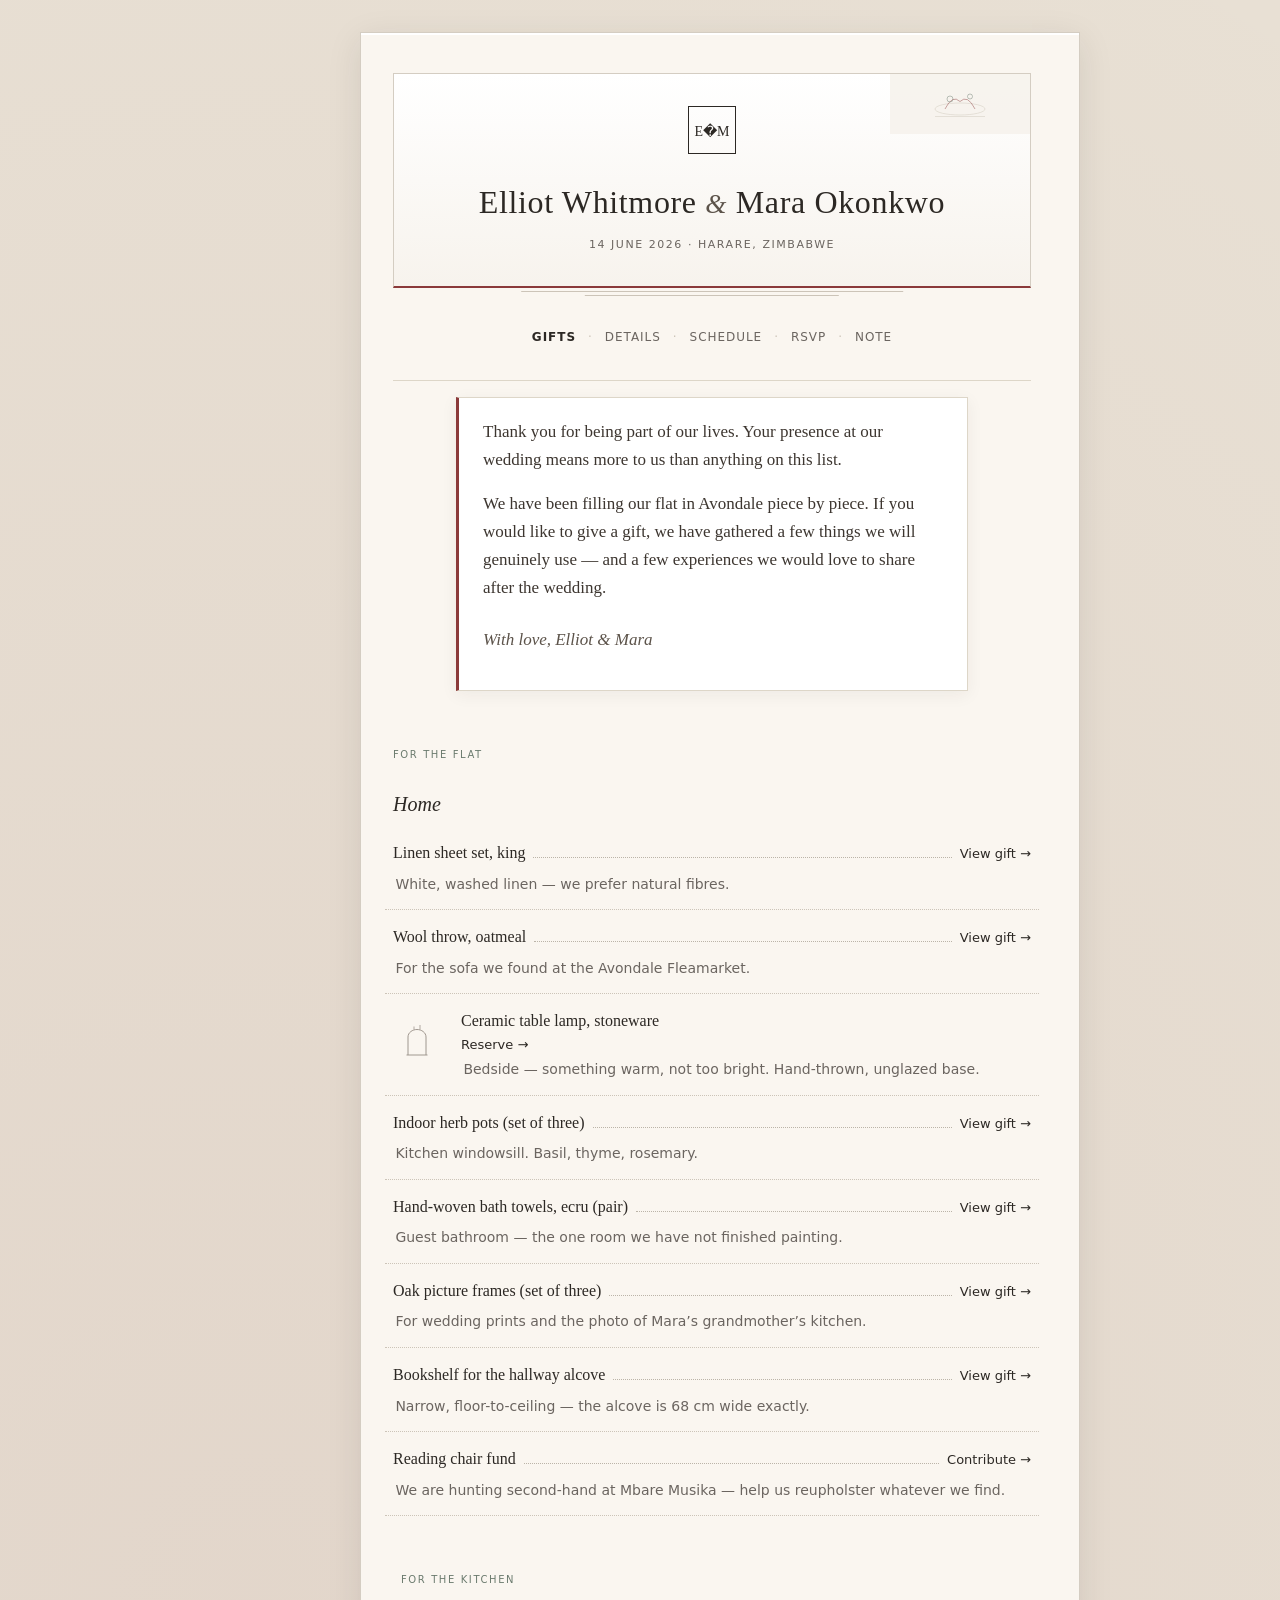
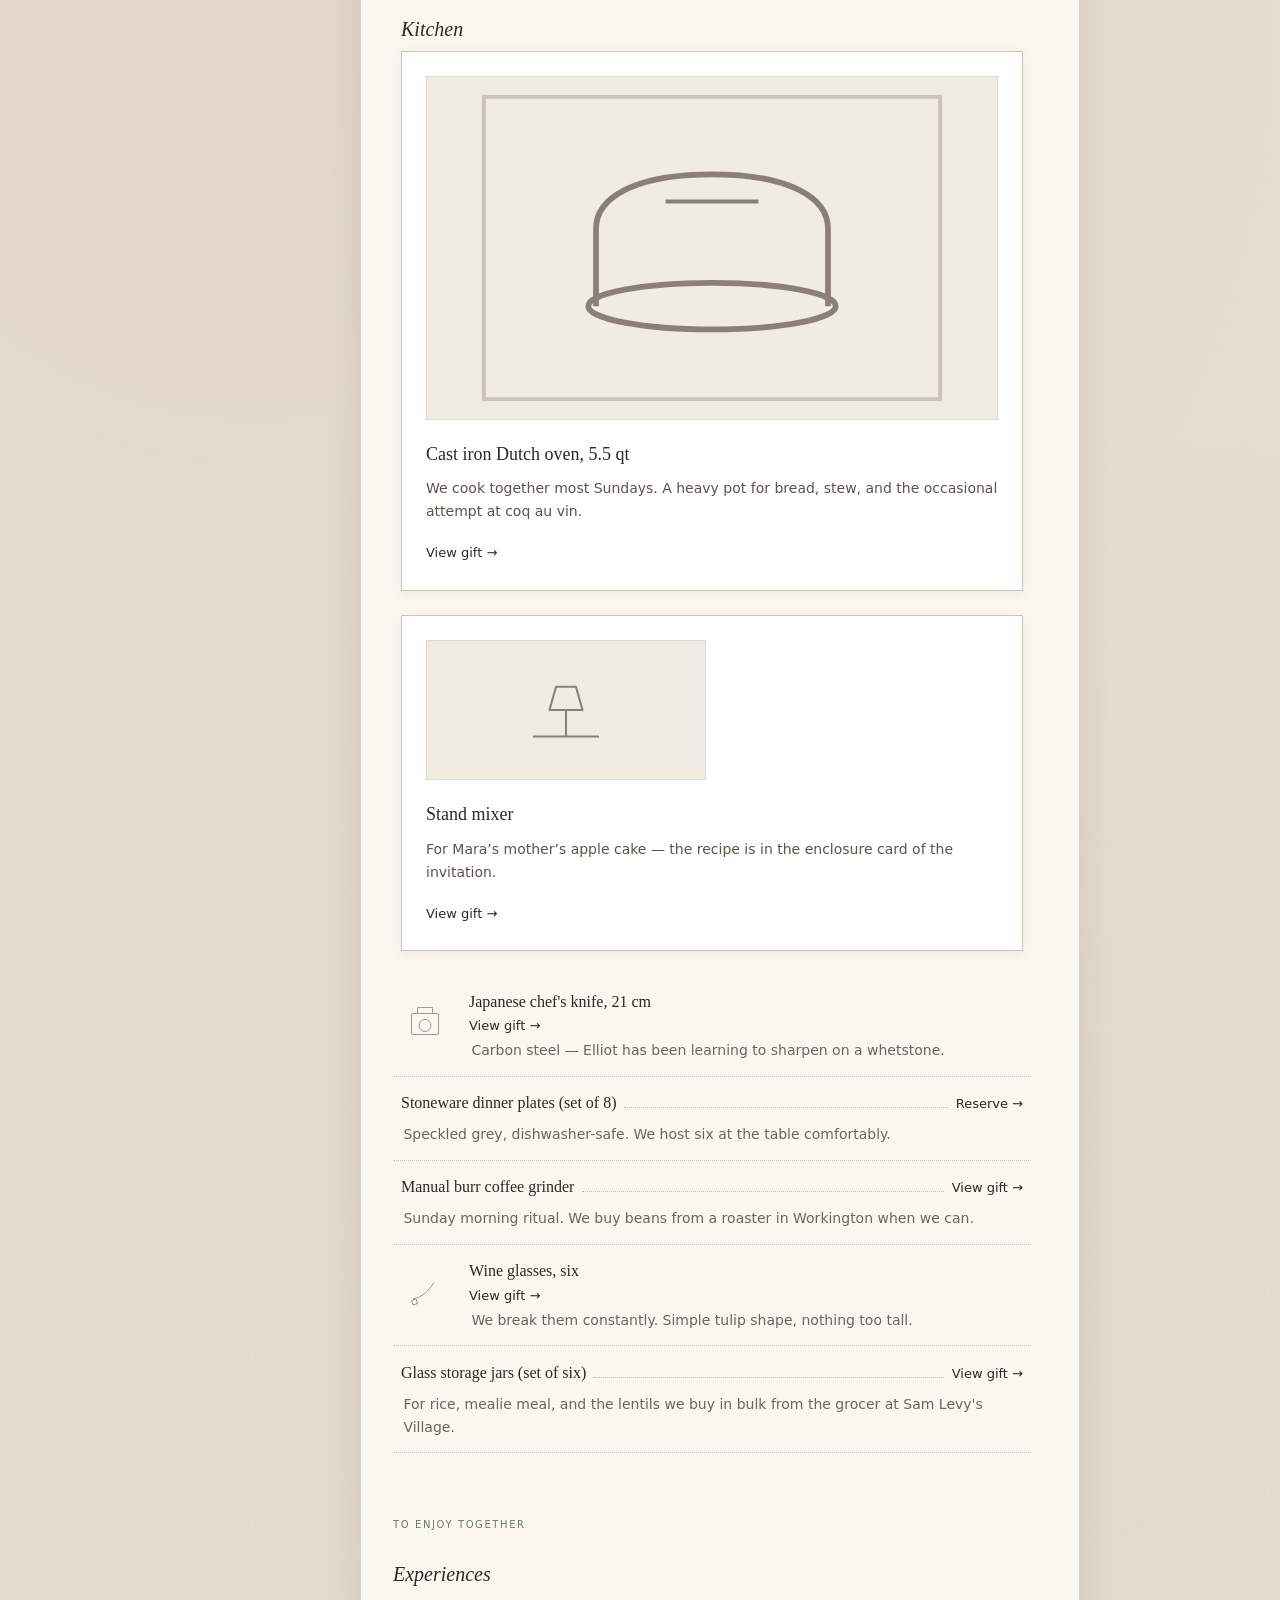
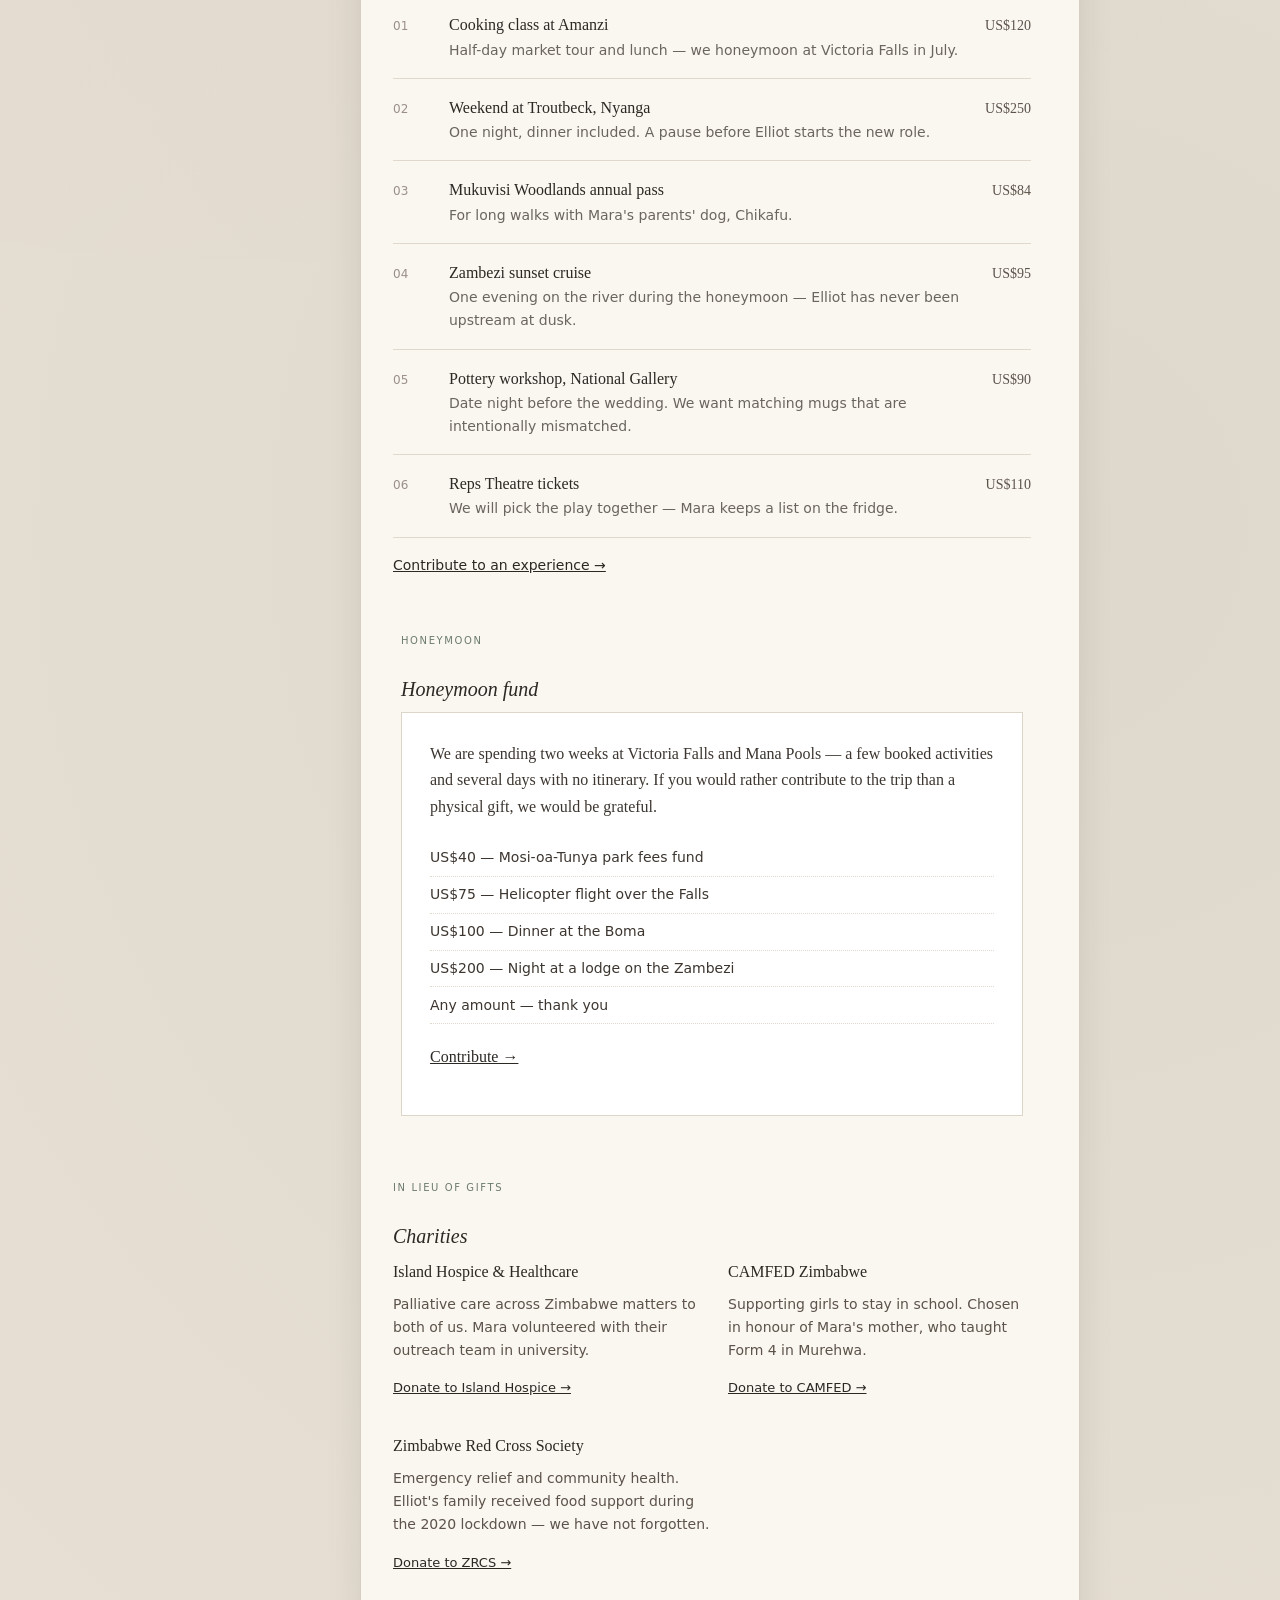
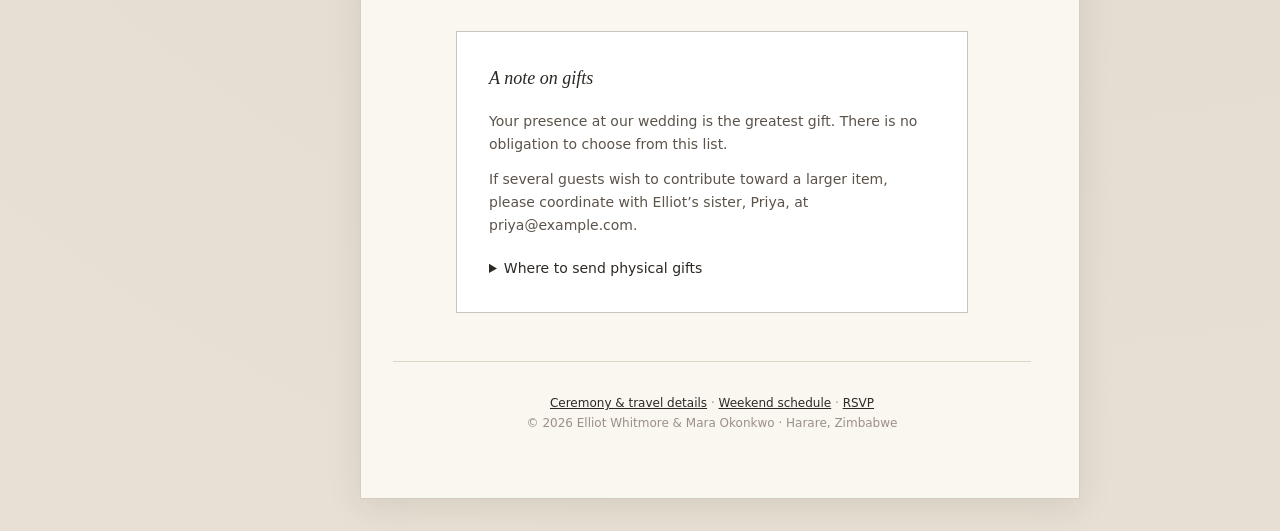
<file: templates/registry-template/index.html>
<!DOCTYPE html>
<html lang="en">
<head>
  <meta charset="UTF-8">
  <meta name="viewport" content="width=device-width, initial-scale=1.0">
  <meta name="description" content="Wedding registry for Elliot Whitmore and Mara Okonkwo — 14 June 2026, Harare.">
  <title>Elliot &amp; Mara — Registry</title>
  <link rel="stylesheet" href="registry.css">
  <link rel="stylesheet" href="print.css" media="print">
</head>
<body>
  <a class="u-skip" href="#gifts">Skip to gift list</a>

  <nav class="index-rail" aria-label="Sections">
    <ul>
      <li><a href="index.html" class="is-current">Gifts</a></li>
      <li><a href="details.html">Details</a></li>
      <li><a href="../weekend-itinerary/index.html">Schedule</a></li>
      <li><a href="../rsvp-only/index.html">RSVP</a></li>
      <li><a href="#note">Note</a></li>
    </ul>
  </nav>

  <div class="sheet">
    <header class="masthead">
      <img src="assets/monogram.svg" alt="" class="masthead-monogram" width="48" height="48">
      <p class="masthead-names">Elliot Whitmore <span>&amp;</span> Mara Okonkwo</p>
      <p class="masthead-date">14 June 2026 · Harare, Zimbabwe</p>
      <img class="masthead-vignette" src="assets/table-vignette.svg" alt="" width="280" height="120">
    </header>

    <nav class="index-strip" aria-label="Sections">
      <a href="index.html" class="is-current">Gifts</a>
      <span aria-hidden="true">·</span>
      <a href="details.html">Details</a>
      <span aria-hidden="true">·</span>
      <a href="../weekend-itinerary/index.html">Schedule</a>
      <span aria-hidden="true">·</span>
      <a href="../rsvp-only/index.html">RSVP</a>
      <span aria-hidden="true">·</span>
      <a href="#note">Note</a>
    </nav>

    <section class="couple-note" id="note">
      <p>Thank you for being part of our lives. Your presence at our wedding means more to us than anything on this list.</p>
      <p>We have been filling our flat in Avondale piece by piece. If you would like to give a gift, we have gathered a few things we will genuinely use — and a few experiences we would love to share after the wedding.</p>
      <p class="couple-sign">With love, Elliot &amp; Mara</p>
    </section>

    <main id="gifts">
      <section class="category" id="home" aria-labelledby="home-title">
        <span class="category-label">For the flat</span>
        <h2 class="category-title" id="home-title">Home</h2>

        <article class="catalogue-row">
          <span class="gift-name">Linen sheet set, king</span>
          <span class="gift-leader" aria-hidden="true"></span>
          <a class="gift-action" href="https://example.com/sheets" rel="noopener">View gift →</a>
          <p class="gift-desc">White, washed linen — we prefer natural fibres.</p>
        </article>

        <article class="catalogue-row">
          <span class="gift-name">Wool throw, oatmeal</span>
          <span class="gift-leader" aria-hidden="true"></span>
          <a class="gift-action" href="https://example.com/throw" rel="noopener">View gift →</a>
          <p class="gift-desc">For the sofa we found at the Avondale Fleamarket.</p>
        </article>

        <article class="catalogue-row catalogue-row--with-thumb">
          <div class="row-thumb"><img src="assets/object-lamp.svg" alt="" width="48" height="48"></div>
          <span class="gift-name">Ceramic table lamp, stoneware</span>
          <a class="gift-action" href="#" data-reserve>Reserve →</a>
          <p class="gift-desc">Bedside — something warm, not too bright. Hand-thrown, unglazed base.</p>
        </article>

        <article class="catalogue-row">
          <span class="gift-name">Indoor herb pots (set of three)</span>
          <span class="gift-leader" aria-hidden="true"></span>
          <a class="gift-action" href="https://example.com/herbs" rel="noopener">View gift →</a>
          <p class="gift-desc">Kitchen windowsill. Basil, thyme, rosemary.</p>
        </article>

        <article class="catalogue-row">
          <span class="gift-name">Hand-woven bath towels, ecru (pair)</span>
          <span class="gift-leader" aria-hidden="true"></span>
          <a class="gift-action" href="https://example.com/towels" rel="noopener">View gift →</a>
          <p class="gift-desc">Guest bathroom — the one room we have not finished painting.</p>
        </article>

        <article class="catalogue-row">
          <span class="gift-name">Oak picture frames (set of three)</span>
          <span class="gift-leader" aria-hidden="true"></span>
          <a class="gift-action" href="https://example.com/frames" rel="noopener">View gift →</a>
          <p class="gift-desc">For wedding prints and the photo of Mara’s grandmother’s kitchen.</p>
        </article>

        <article class="catalogue-row">
          <span class="gift-name">Bookshelf for the hallway alcove</span>
          <span class="gift-leader" aria-hidden="true"></span>
          <a class="gift-action" href="https://example.com/shelf" rel="noopener">View gift →</a>
          <p class="gift-desc">Narrow, floor-to-ceiling — the alcove is 68 cm wide exactly.</p>
        </article>

        <article class="catalogue-row">
          <span class="gift-name">Reading chair fund</span>
          <span class="gift-leader" aria-hidden="true"></span>
          <a class="gift-action" href="https://example.com/chair-fund" rel="noopener">Contribute →</a>
          <p class="gift-desc">We are hunting second-hand at Mbare Musika — help us reupholster whatever we find.</p>
        </article>
      </section>

      <section class="category" id="kitchen" aria-labelledby="kitchen-title">
        <span class="category-label">For the kitchen</span>
        <h2 class="category-title" id="kitchen-title">Kitchen</h2>

        <article class="featured-gift">
          <div class="featured-gift-image">
            <img src="assets/object-pot.svg" alt="" width="120" height="80">
          </div>
          <h3>Cast iron Dutch oven, 5.5 qt</h3>
          <p>We cook together most Sundays. A heavy pot for bread, stew, and the occasional attempt at coq au vin.</p>
          <a class="gift-action" href="https://example.com/dutch-oven" rel="noopener">View gift →</a>
        </article>

        <article class="featured-gift">
          <div class="featured-gift-image featured-gift-image--compact">
            <img src="assets/object-mixer.svg" alt="" width="80" height="80">
          </div>
          <h3>Stand mixer</h3>
          <p>For Mara’s mother’s apple cake — the recipe is in the enclosure card of the invitation.</p>
          <a class="gift-action" href="https://example.com/mixer" rel="noopener">View gift →</a>
        </article>

        <article class="catalogue-row catalogue-row--with-thumb">
          <div class="row-thumb"><img src="assets/object-knife.svg" alt="" width="48" height="48"></div>
          <span class="gift-name">Japanese chef's knife, 21 cm</span>
          <a class="gift-action" href="https://example.com/knife" rel="noopener">View gift →</a>
          <p class="gift-desc">Carbon steel — Elliot has been learning to sharpen on a whetstone.</p>
        </article>

        <article class="catalogue-row">
          <span class="gift-name">Stoneware dinner plates (set of 8)</span>
          <span class="gift-leader" aria-hidden="true"></span>
          <a class="gift-action" href="#" data-reserve>Reserve →</a>
          <p class="gift-desc">Speckled grey, dishwasher-safe. We host six at the table comfortably.</p>
        </article>

        <article class="catalogue-row">
          <span class="gift-name">Manual burr coffee grinder</span>
          <span class="gift-leader" aria-hidden="true"></span>
          <a class="gift-action" href="https://example.com/grinder" rel="noopener">View gift →</a>
          <p class="gift-desc">Sunday morning ritual. We buy beans from a roaster in Workington when we can.</p>
        </article>

        <article class="catalogue-row catalogue-row--with-thumb">
          <div class="row-thumb"><img src="assets/object-glasses.svg" alt="" width="48" height="48"></div>
          <span class="gift-name">Wine glasses, six</span>
          <a class="gift-action" href="https://example.com/glasses" rel="noopener">View gift →</a>
          <p class="gift-desc">We break them constantly. Simple tulip shape, nothing too tall.</p>
        </article>

        <article class="catalogue-row">
          <span class="gift-name">Glass storage jars (set of six)</span>
          <span class="gift-leader" aria-hidden="true"></span>
          <a class="gift-action" href="https://example.com/jars" rel="noopener">View gift →</a>
          <p class="gift-desc">For rice, mealie meal, and the lentils we buy in bulk from the grocer at Sam Levy&apos;s Village.</p>
        </article>
      </section>

      <section class="category" id="experiences" aria-labelledby="exp-title">
        <span class="category-label">To enjoy together</span>
        <h2 class="category-title" id="exp-title">Experiences</h2>

        <ol class="numbered-list">
          <li>
            <span class="num">01</span>
            <div>
              <h3>Cooking class at Amanzi</h3>
              <p>Half-day market tour and lunch — we honeymoon at Victoria Falls in July.</p>
            </div>
            <span class="amount">US$120</span>
          </li>
          <li>
            <span class="num">02</span>
            <div>
              <h3>Weekend at Troutbeck, Nyanga</h3>
              <p>One night, dinner included. A pause before Elliot starts the new role.</p>
            </div>
            <span class="amount">US$250</span>
          </li>
          <li>
            <span class="num">03</span>
            <div>
              <h3>Mukuvisi Woodlands annual pass</h3>
              <p>For long walks with Mara&apos;s parents&apos; dog, Chikafu.</p>
            </div>
            <span class="amount">US$84</span>
          </li>
          <li>
            <span class="num">04</span>
            <div>
              <h3>Zambezi sunset cruise</h3>
              <p>One evening on the river during the honeymoon — Elliot has never been upstream at dusk.</p>
            </div>
            <span class="amount">US$95</span>
          </li>
          <li>
            <span class="num">05</span>
            <div>
              <h3>Pottery workshop, National Gallery</h3>
              <p>Date night before the wedding. We want matching mugs that are intentionally mismatched.</p>
            </div>
            <span class="amount">US$90</span>
          </li>
          <li>
            <span class="num">06</span>
            <div>
              <h3>Reps Theatre tickets</h3>
              <p>We will pick the play together — Mara keeps a list on the fridge.</p>
            </div>
            <span class="amount">US$110</span>
          </li>
        </ol>
        <p class="experience-contribute">
          <a href="https://example.com/contribute">Contribute to an experience →</a>
        </p>
      </section>

      <section class="category" id="honeymoon" aria-labelledby="fund-title">
        <span class="category-label">Honeymoon</span>
        <h2 class="category-title" id="fund-title">Honeymoon fund</h2>

        <div class="fund-letter">
          <p>We are spending two weeks at Victoria Falls and Mana Pools — a few booked activities and several days with no itinerary. If you would rather contribute to the trip than a physical gift, we would be grateful.</p>
          <ul class="fund-tiers">
            <li><span>US$40 — Mosi-oa-Tunya park fees fund</span><span></span></li>
            <li><span>US$75 — Helicopter flight over the Falls</span><span></span></li>
            <li><span>US$100 — Dinner at the Boma</span><span></span></li>
            <li><span>US$200 — Night at a lodge on the Zambezi</span><span></span></li>
            <li><span>Any amount — thank you</span><span></span></li>
          </ul>
          <p><a href="https://example.com/honeymoon">Contribute →</a></p>
        </div>
      </section>

      <section class="category" id="charities" aria-labelledby="charity-title">
        <span class="category-label">In lieu of gifts</span>
        <h2 class="category-title" id="charity-title">Charities</h2>

        <div class="charity-block">
          <article class="charity-item">
            <h3>Island Hospice &amp; Healthcare</h3>
            <p>Palliative care across Zimbabwe matters to both of us. Mara volunteered with their outreach team in university.</p>
            <a href="https://www.islandhospice.org.zw" rel="noopener">Donate to Island Hospice →</a>
          </article>
          <article class="charity-item">
            <h3>CAMFED Zimbabwe</h3>
            <p>Supporting girls to stay in school. Chosen in honour of Mara&apos;s mother, who taught Form 4 in Murehwa.</p>
            <a href="https://camfed.org" rel="noopener">Donate to CAMFED →</a>
          </article>
          <article class="charity-item">
            <h3>Zimbabwe Red Cross Society</h3>
            <p>Emergency relief and community health. Elliot&apos;s family received food support during the 2020 lockdown — we have not forgotten.</p>
            <a href="https://www.zrcs.org.zw" rel="noopener">Donate to ZRCS →</a>
          </article>
        </div>
      </section>
    </main>

    <aside class="enclosure" aria-labelledby="enclosure-title">
      <h2 id="enclosure-title">A note on gifts</h2>
      <p>Your presence at our wedding is the greatest gift. There is no obligation to choose from this list.</p>
      <p>If several guests wish to contribute toward a larger item, please coordinate with Elliot’s sister, Priya, at priya@example.com.</p>
      <details>
        <summary>Where to send physical gifts</summary>
        <p>
          Elliot Whitmore &amp; Mara Okonkwo<br>
          12 Wingate Road, Avondale<br>
          Harare, Zimbabwe
        </p>
        <p>Please include a note so we know whom to thank.</p>
      </details>
    </aside>

    <footer class="colophon">
      <p><a href="details.html">Ceremony &amp; travel details</a> · <a href="../weekend-itinerary/index.html">Weekend schedule</a> · <a href="../rsvp-only/index.html">RSVP</a></p>
      <p>&copy; 2026 Elliot Whitmore &amp; Mara Okonkwo · Harare, Zimbabwe</p>
    </footer>
  </div>

  <script src="js/reserve.js"></script>
</body>
</html>
</file>
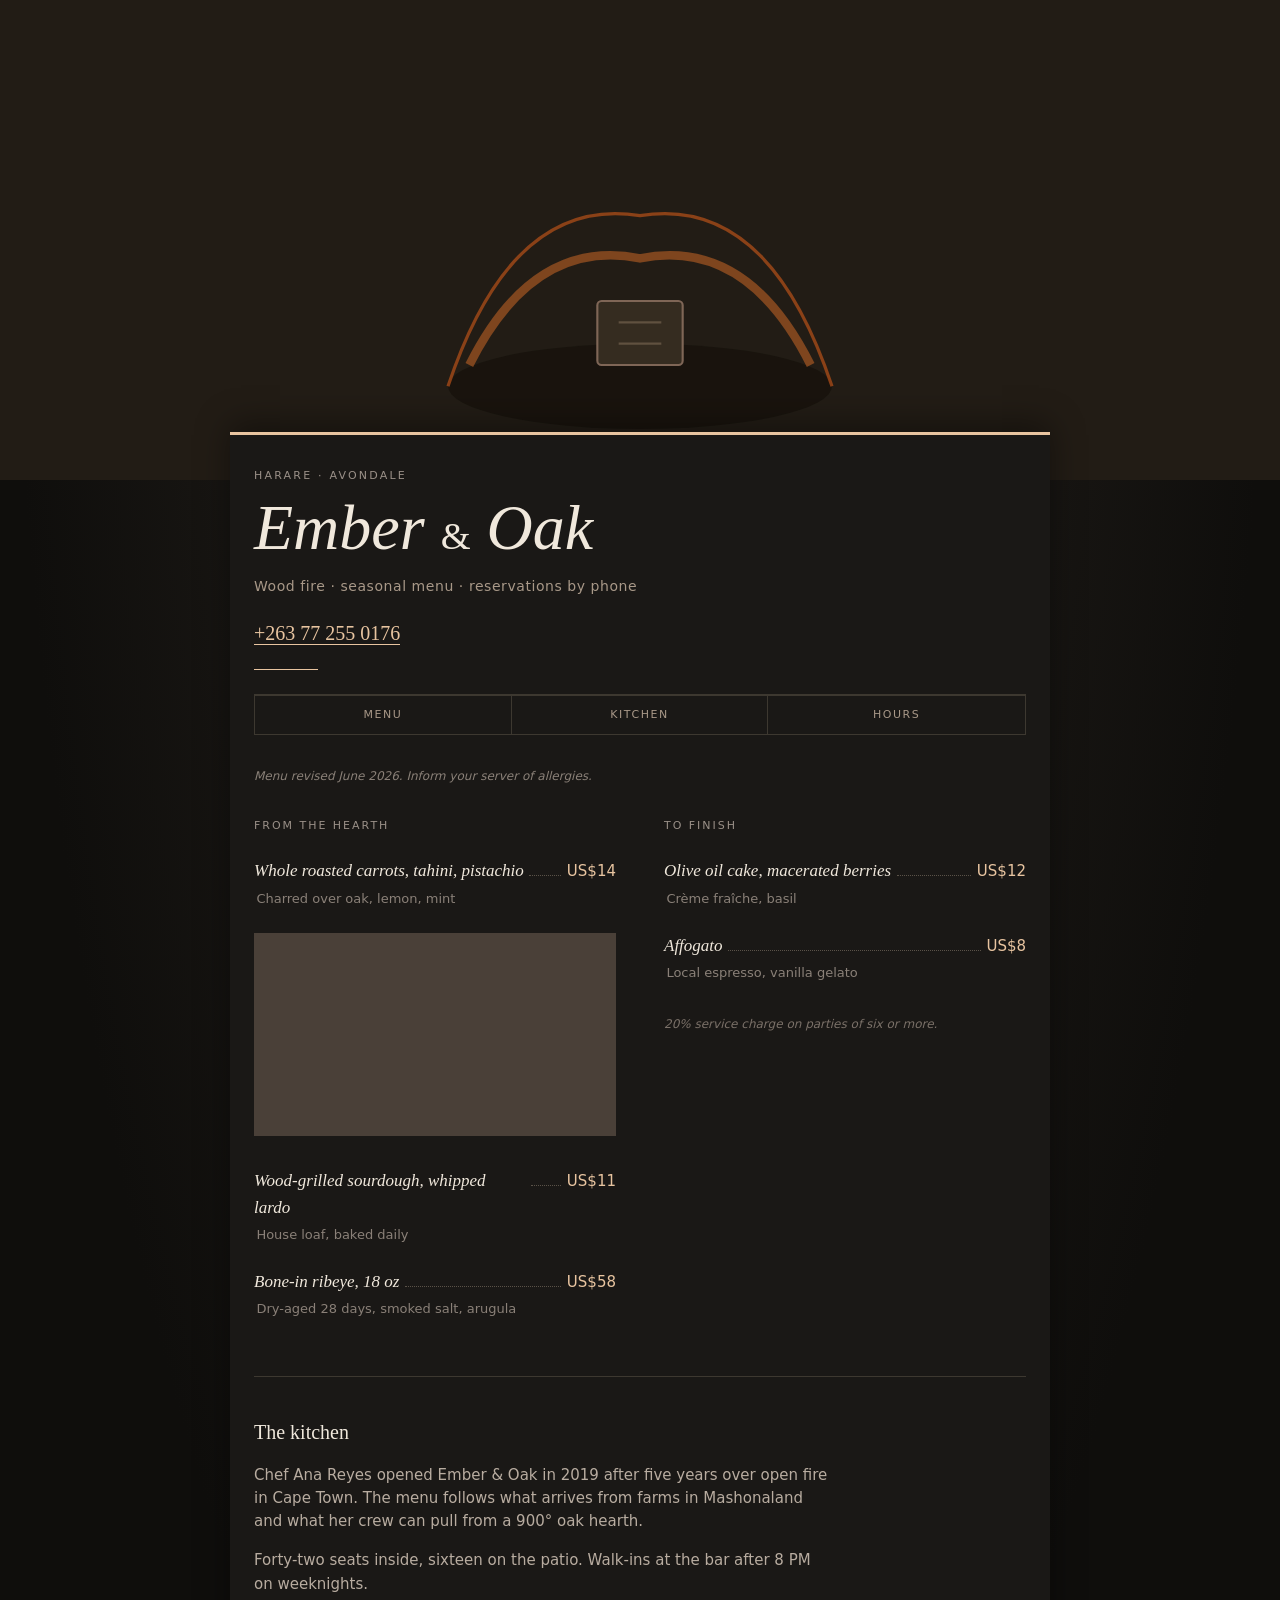
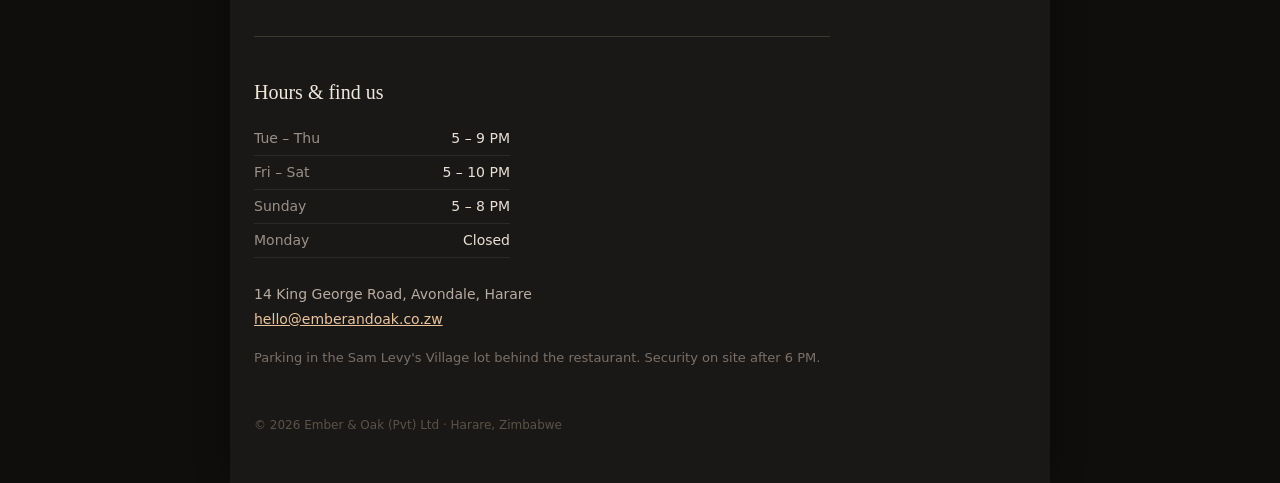
<file: templates/restaurant-template/index.html>
<!DOCTYPE html>
<html lang="en">
<head>
  <meta charset="UTF-8">
  <meta name="viewport" content="width=device-width, initial-scale=1.0">
  <meta name="description" content="Ember &amp; Oak — wood-fired dining, Avondale, Harare. Seasonal menu.">
  <title>Ember &amp; Oak</title>
  <link rel="stylesheet" href="css/site.css">
</head>
<body>
  <a class="u-skip" href="#menu">Skip to menu</a>

  <figure class="cover">
    <img class="cover-img" src="assets/hearth-line.svg" alt="Line drawing: wood hearth with embers and cast iron" width="1200" height="480">
  </figure>

  <div class="sheet">
    <header class="mast">
      <p class="mast-city">Harare · Avondale</p>
      <h1 class="mast-title">Ember <span>&amp;</span> Oak</h1>
      <p class="mast-sub">Wood fire · seasonal menu · reservations by phone</p>
      <p class="mast-phone"><a href="tel:+263772550176">+263 77 255 0176</a></p>
    </header>

    <nav class="jump" aria-label="Page">
      <a href="#menu">Menu</a>
      <span aria-hidden="true">·</span>
      <a href="#kitchen">Kitchen</a>
      <span aria-hidden="true">·</span>
      <a href="#hours">Hours</a>
    </nav>

    <section id="menu" class="menu">
      <p class="menu-updated">Menu revised June 2026. Inform your server of allergies.</p>

      <div class="menu-cols">
        <div class="menu-col">
          <h2 class="menu-head">From the hearth</h2>

          <article class="dish">
            <div class="dish-line">
              <span class="dish-name">Whole roasted carrots, tahini, pistachio</span>
              <span class="dish-leader" aria-hidden="true"></span>
              <span class="dish-price">US$14</span>
            </div>
            <p class="dish-note">Charred over oak, lemon, mint</p>
          </article>

          <figure class="menu-photo">
            <div class="menu-photo-fill" role="img" aria-label="Photography: roasted carrots on plate"></div>
          </figure>

          <article class="dish">
            <div class="dish-line">
              <span class="dish-name">Wood-grilled sourdough, whipped lardo</span>
              <span class="dish-leader" aria-hidden="true"></span>
              <span class="dish-price">US$11</span>
            </div>
            <p class="dish-note">House loaf, baked daily</p>
          </article>

          <article class="dish">
            <div class="dish-line">
              <span class="dish-name">Bone-in ribeye, 18 oz</span>
              <span class="dish-leader" aria-hidden="true"></span>
              <span class="dish-price">US$58</span>
            </div>
            <p class="dish-note">Dry-aged 28 days, smoked salt, arugula</p>
          </article>
        </div>

        <div class="menu-col">
          <h2 class="menu-head">To finish</h2>

          <article class="dish">
            <div class="dish-line">
              <span class="dish-name">Olive oil cake, macerated berries</span>
              <span class="dish-leader" aria-hidden="true"></span>
              <span class="dish-price">US$12</span>
            </div>
            <p class="dish-note">Crème fraîche, basil</p>
          </article>

          <article class="dish">
            <div class="dish-line">
              <span class="dish-name">Affogato</span>
              <span class="dish-leader" aria-hidden="true"></span>
              <span class="dish-price">US$8</span>
            </div>
            <p class="dish-note">Local espresso, vanilla gelato</p>
          </article>

          <p class="menu-fine">20% service charge on parties of six or more.</p>
        </div>
      </div>
    </section>

    <section id="kitchen" class="kitchen">
      <h2 class="kitchen-head">The kitchen</h2>
      <p>Chef Ana Reyes opened Ember &amp; Oak in 2019 after five years over open fire in Cape Town. The menu follows what arrives from farms in Mashonaland and what her crew can pull from a 900° oak hearth.</p>
      <p>Forty-two seats inside, sixteen on the patio. Walk-ins at the bar after 8 PM on weeknights.</p>
    </section>

    <section id="hours" class="hours">
      <h2 class="hours-head">Hours &amp; find us</h2>
      <dl class="hours-dl">
        <div><dt>Tue – Thu</dt><dd>5 – 9 PM</dd></div>
        <div><dt>Fri – Sat</dt><dd>5 – 10 PM</dd></div>
        <div><dt>Sunday</dt><dd>5 – 8 PM</dd></div>
        <div><dt>Monday</dt><dd>Closed</dd></div>
      </dl>
      <address>
        14 King George Road, Avondale, Harare<br>
        <a href="mailto:hello@emberandoak.co.zw">hello@emberandoak.co.zw</a>
      </address>
      <p class="hours-note">Parking in the Sam Levy&apos;s Village lot behind the restaurant. Security on site after 6 PM.</p>
    </section>

    <footer class="foot">
      <p>&copy; 2026 Ember &amp; Oak (Pvt) Ltd · Harare, Zimbabwe</p>
    </footer>
  </div>
</body>
</html>
</file>
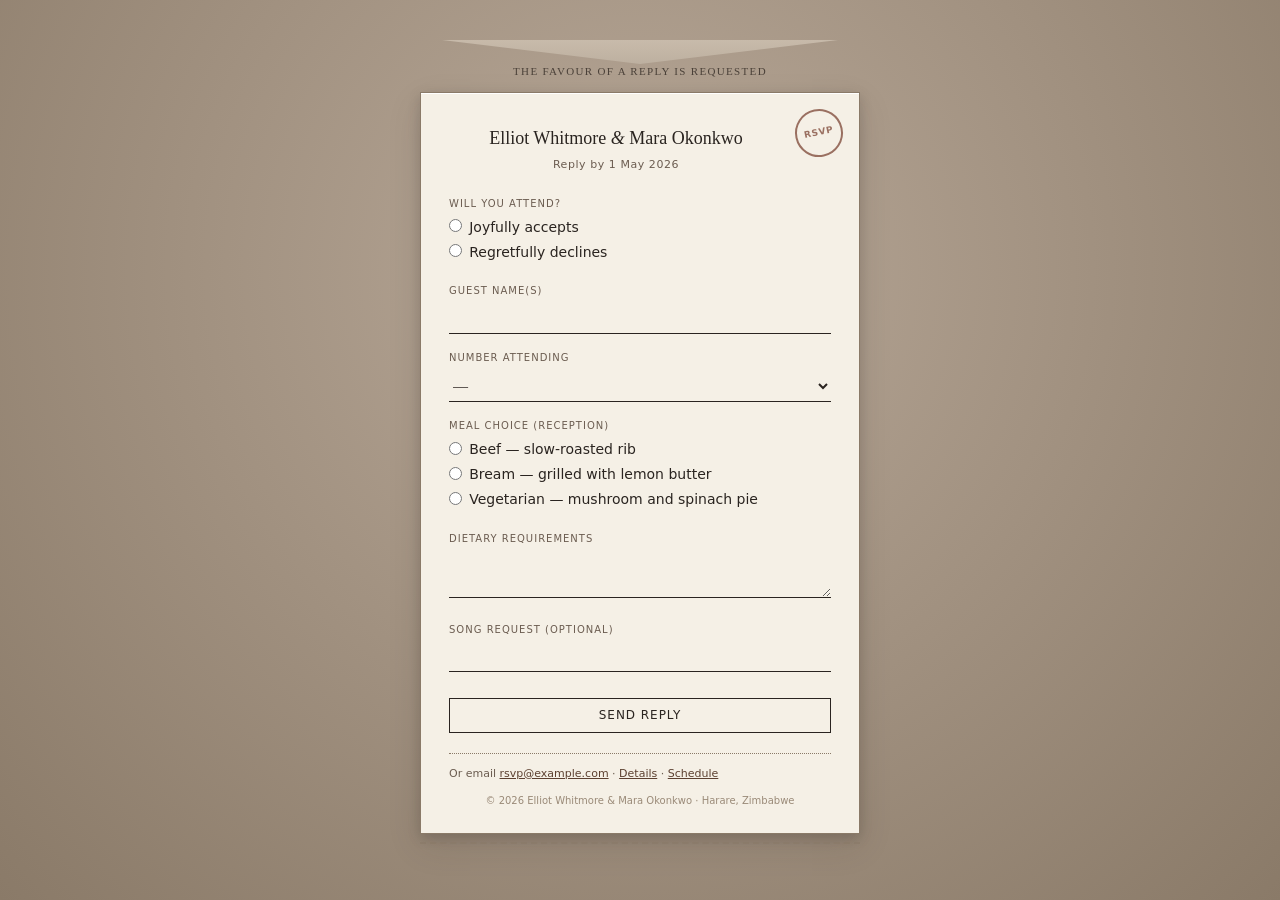
<file: templates/rsvp-only/index.html>
<!DOCTYPE html>
<html lang="en">
<head>
  <meta charset="UTF-8">
  <meta name="viewport" content="width=device-width, initial-scale=1.0">
  <meta name="description" content="RSVP for Elliot Whitmore and Mara Okonkwo — reply by 1 May 2026.">
  <title>RSVP — Elliot &amp; Mara</title>
  <link rel="stylesheet" href="reply.css">
  <link rel="stylesheet" href="print.css" media="print">
</head>
<body>
  <div class="envelope">
    <p class="envelope-to">The favour of a reply is requested</p>

    <main class="reply-slip">
      <div class="slip-stamp" aria-hidden="true">RSVP</div>

      <header class="slip-head">
        <h1>Elliot Whitmore <span>&amp;</span> Mara Okonkwo</h1>
        <p class="slip-deadline">Reply by <time datetime="2026-05-01">1 May 2026</time></p>
      </header>

      <form class="reply-form" id="rsvp-form" action="mailto:rsvp@example.com" method="post" enctype="text/plain">
        <fieldset class="field-group">
          <legend>Will you attend?</legend>
          <label class="choice">
            <input type="radio" name="attendance" value="yes" required>
            <span>Joyfully accepts</span>
          </label>
          <label class="choice">
            <input type="radio" name="attendance" value="no">
            <span>Regretfully declines</span>
          </label>
        </fieldset>

        <label class="field field--ruled">
          <span class="field-label">Guest name(s)</span>
          <input type="text" name="names" required autocomplete="name">
        </label>

        <label class="field field--ruled">
          <span class="field-label">Number attending</span>
          <select name="count" required>
            <option value="">—</option>
            <option value="1">1</option>
            <option value="2">2</option>
            <option value="3">3</option>
            <option value="4">4</option>
          </select>
        </label>

        <fieldset class="field-group">
          <legend>Meal choice (reception)</legend>
          <label class="choice">
            <input type="radio" name="meal" value="beef" required>
            <span>Beef — slow-roasted rib</span>
          </label>
          <label class="choice">
            <input type="radio" name="meal" value="fish">
            <span>Bream — grilled with lemon butter</span>
          </label>
          <label class="choice">
            <input type="radio" name="meal" value="vegetarian">
            <span>Vegetarian — mushroom and spinach pie</span>
          </label>
        </fieldset>

        <label class="field field--ruled">
          <span class="field-label">Dietary requirements</span>
          <textarea name="dietary" rows="2"></textarea>
        </label>

        <label class="field field--ruled">
          <span class="field-label">Song request (optional)</span>
          <input type="text" name="song">
        </label>

        <div class="form-actions">
          <button type="submit">Send reply</button>
        </div>
      </form>

      <p class="slip-fallback">Or email <a href="mailto:rsvp@example.com">rsvp@example.com</a> · <a href="../registry-template/details.html">Details</a> · <a href="../weekend-itinerary/index.html">Schedule</a></p>
      <p class="slip-copy">&copy; 2026 Elliot Whitmore &amp; Mara Okonkwo · Harare, Zimbabwe</p>
    </main>

    <div class="perforation" aria-hidden="true"></div>
  </div>

  <script src="js/reply.js"></script>
</body>
</html>
</file>
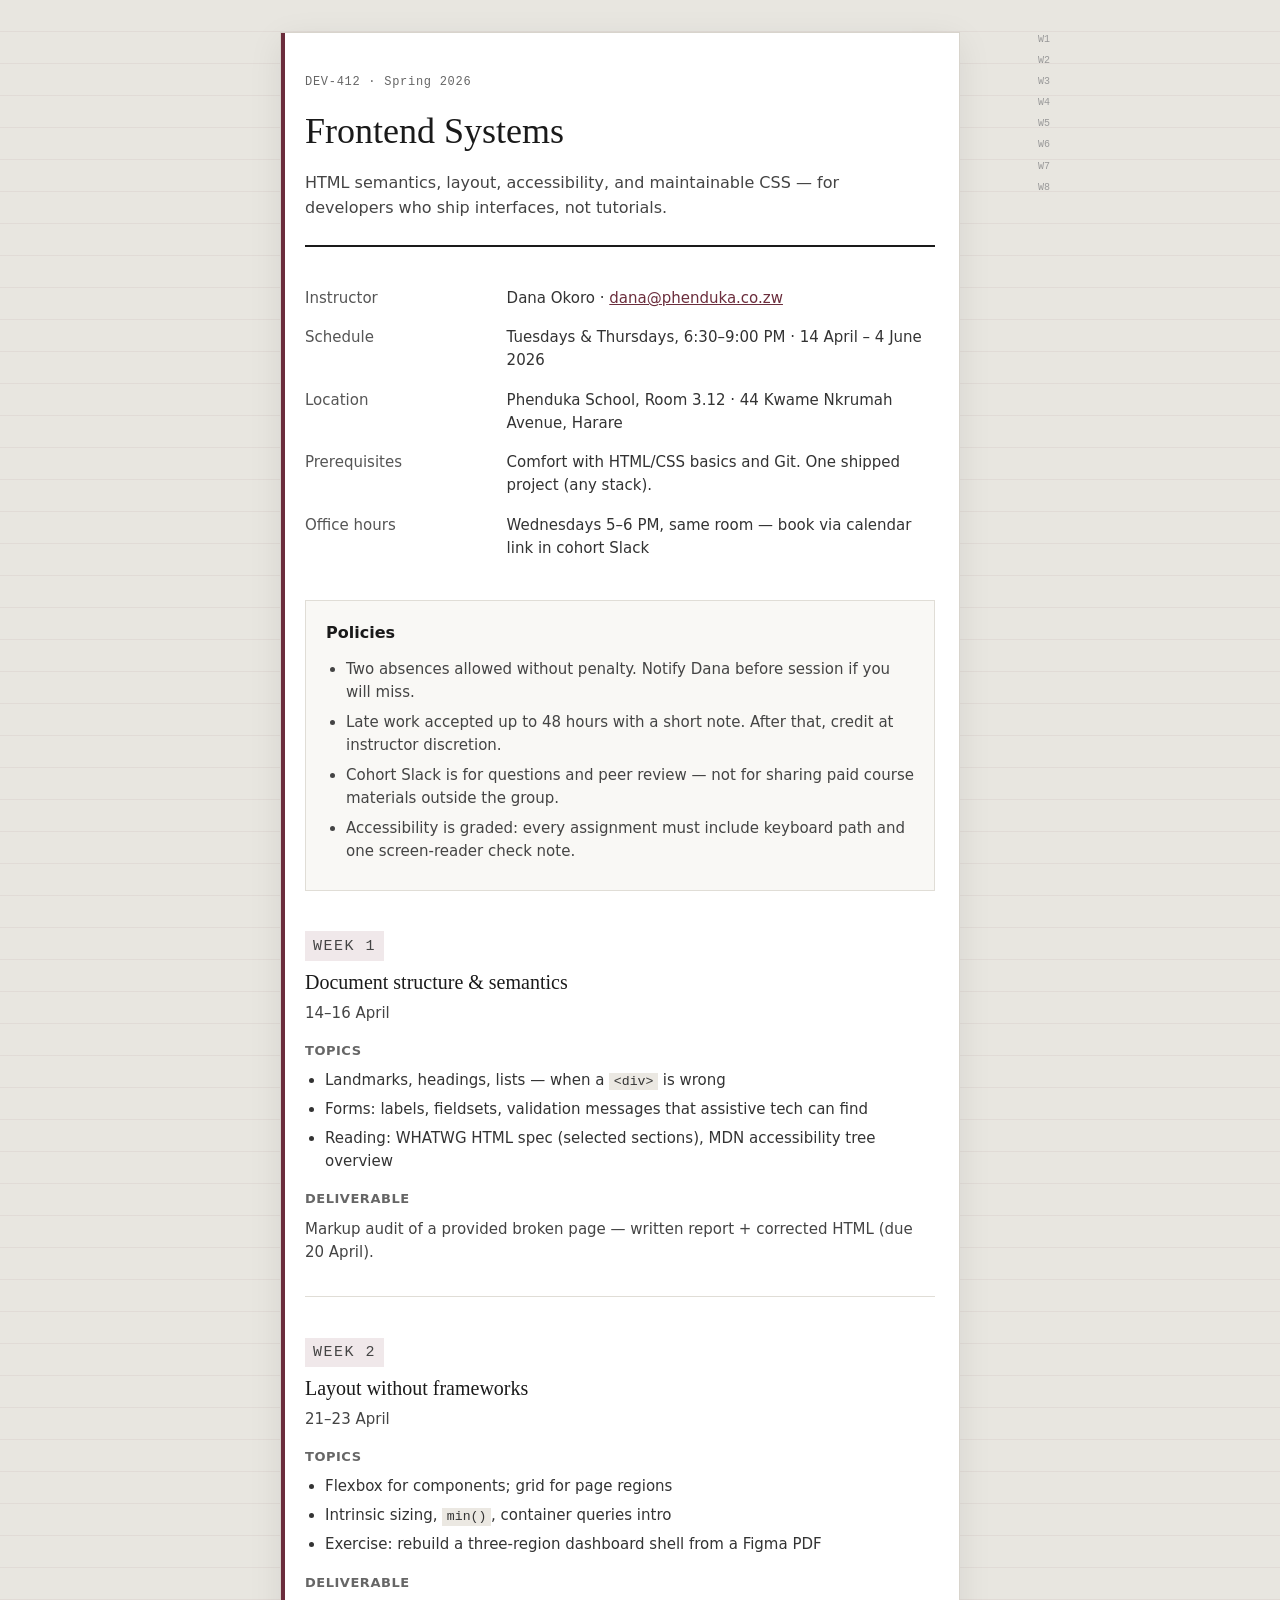
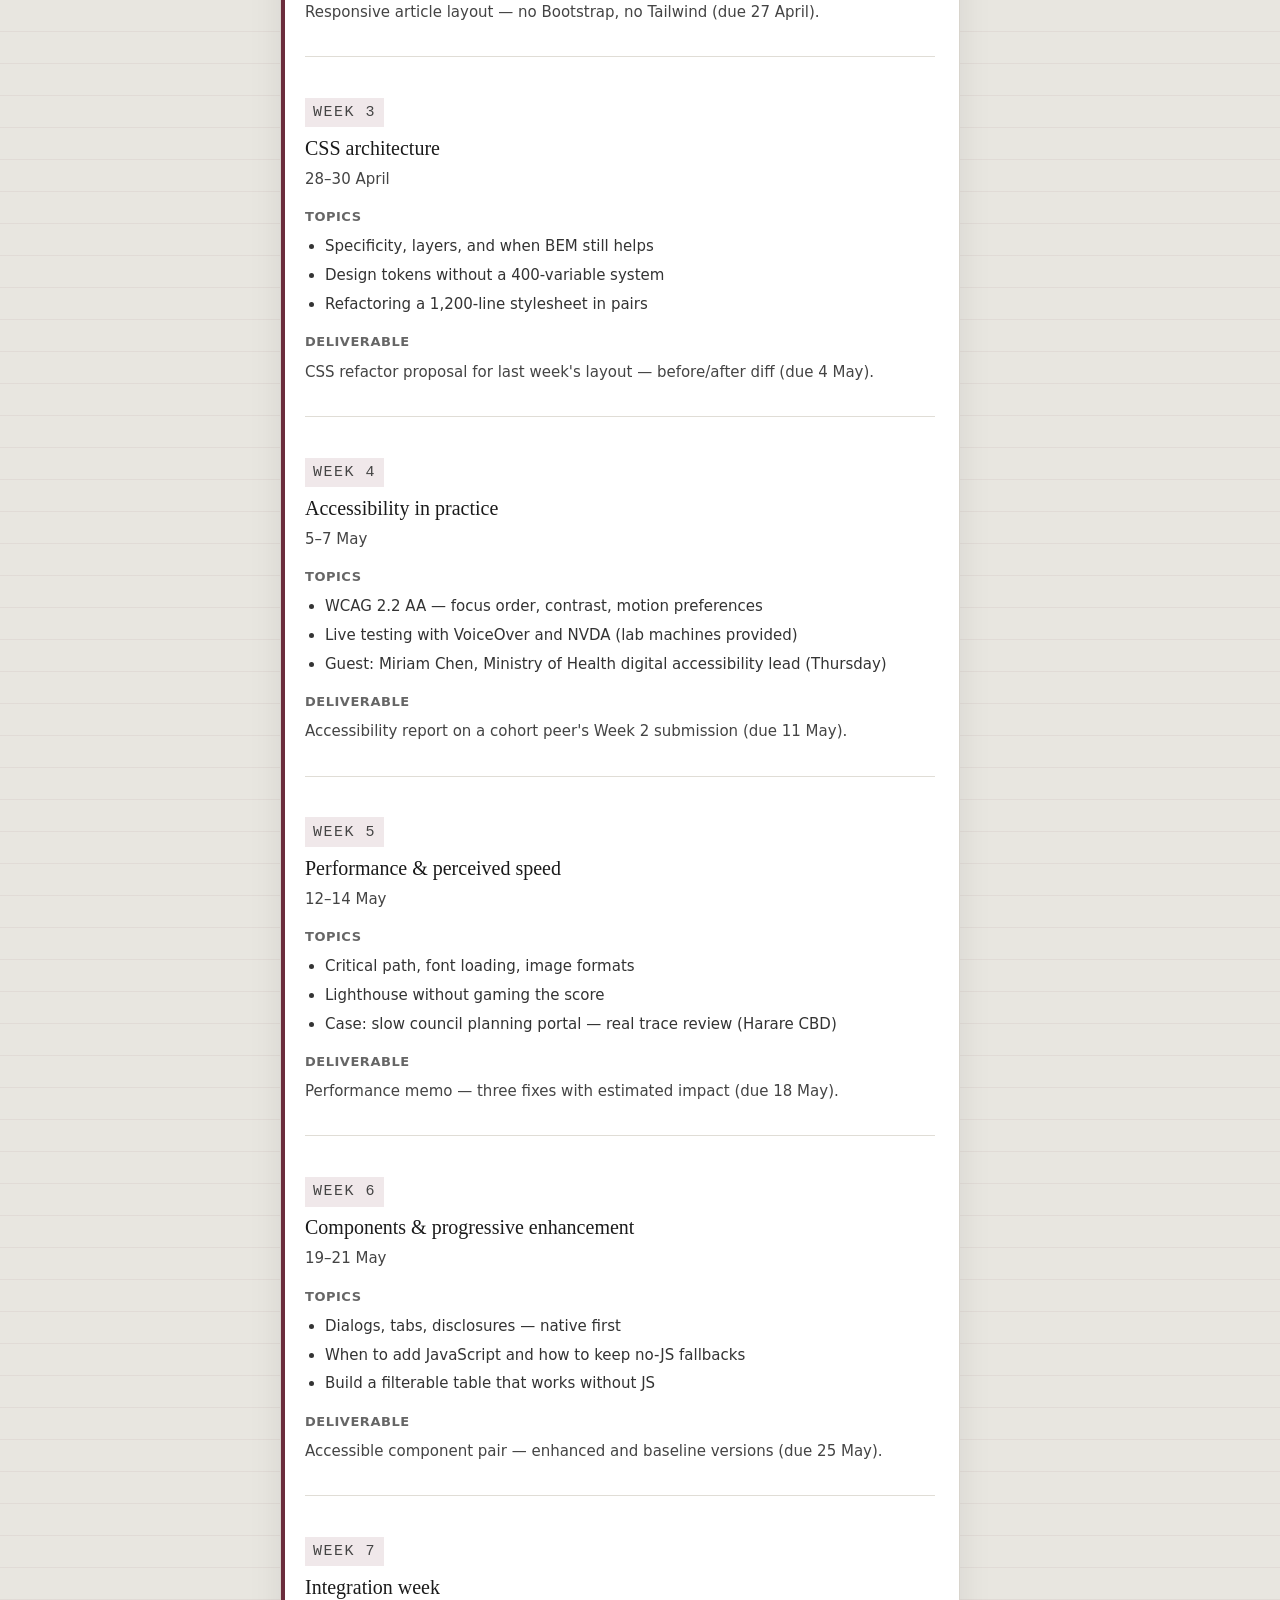
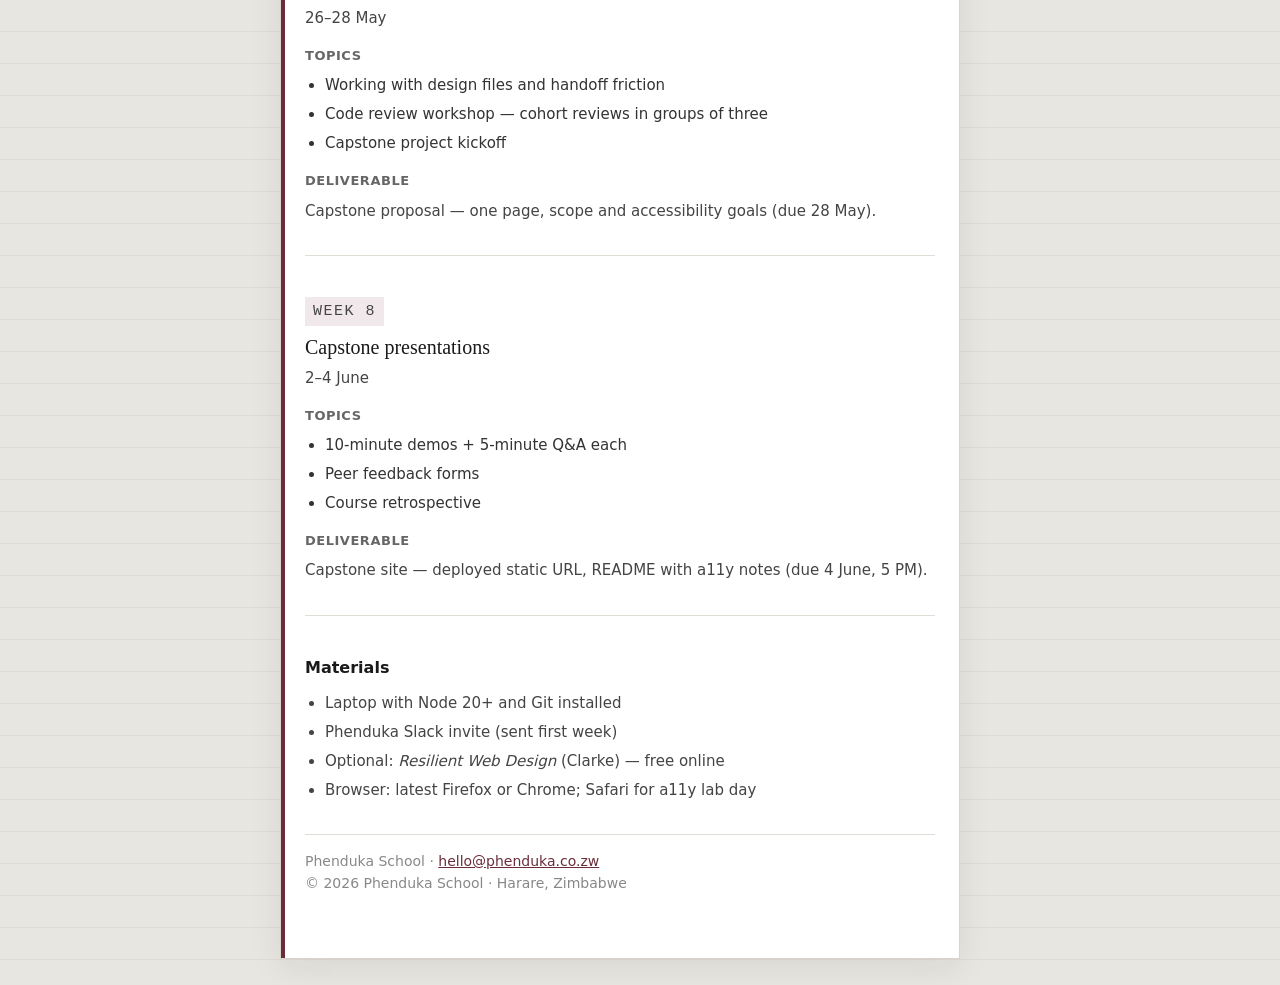
<file: templates/syllabus-template/index.html>
<!DOCTYPE html>
<html lang="en">
<head>
  <meta charset="UTF-8">
  <meta name="viewport" content="width=device-width, initial-scale=1.0">
  <meta name="description" content="Frontend Systems — 8-week evening cohort syllabus. Instructor: Dana Okoro.">
  <title>Frontend Systems — Syllabus</title>
  <link rel="stylesheet" href="syllabus.css">
  <link rel="stylesheet" href="print.css" media="print">
</head>
<body>
  <a class="u-skip" href="#weeks">Skip to weekly outline</a>

  <nav class="week-rail" aria-label="Weeks">
    <a href="#week-1">W1</a>
    <a href="#week-2">W2</a>
    <a href="#week-3">W3</a>
    <a href="#week-4">W4</a>
    <a href="#week-5">W5</a>
    <a href="#week-6">W6</a>
    <a href="#week-7">W7</a>
    <a href="#week-8">W8</a>
  </nav>

  <article class="doc">
    <header class="mast">
      <p class="course-code">DEV-412 · Spring 2026</p>
      <h1>Frontend Systems</h1>
      <p class="course-sub">HTML semantics, layout, accessibility, and maintainable CSS — for developers who ship interfaces, not tutorials.</p>
    </header>

    <table class="meta-table">
      <tbody>
        <tr>
          <th scope="row">Instructor</th>
          <td>Dana Okoro · <a href="mailto:dana@phenduka.co.zw">dana@phenduka.co.zw</a></td>
        </tr>
        <tr>
          <th scope="row">Schedule</th>
          <td>Tuesdays &amp; Thursdays, 6:30–9:00 PM · 14 April – 4 June 2026</td>
        </tr>
        <tr>
          <th scope="row">Location</th>
          <td>Phenduka School, Room 3.12 · 44 Kwame Nkrumah Avenue, Harare</td>
        </tr>
        <tr>
          <th scope="row">Prerequisites</th>
          <td>Comfort with HTML/CSS basics and Git. One shipped project (any stack).</td>
        </tr>
        <tr>
          <th scope="row">Office hours</th>
          <td>Wednesdays 5–6 PM, same room — book via calendar link in cohort Slack</td>
        </tr>
      </tbody>
    </table>

    <section class="policies">
      <h2>Policies</h2>
      <ul>
        <li>Two absences allowed without penalty. Notify Dana before session if you will miss.</li>
        <li>Late work accepted up to 48 hours with a short note. After that, credit at instructor discretion.</li>
        <li>Cohort Slack is for questions and peer review — not for sharing paid course materials outside the group.</li>
        <li>Accessibility is graded: every assignment must include keyboard path and one screen-reader check note.</li>
      </ul>
    </section>

    <main id="weeks">
      <section class="week" id="week-1">
        <p class="week-label">Week 1</p>
        <h2>Document structure &amp; semantics</h2>
        <p class="week-date">14–16 April</p>
        <h3>Topics</h3>
        <ul>
          <li>Landmarks, headings, lists — when a <code>&lt;div&gt;</code> is wrong</li>
          <li>Forms: labels, fieldsets, validation messages that assistive tech can find</li>
          <li>Reading: WHATWG HTML spec (selected sections), MDN accessibility tree overview</li>
        </ul>
        <h3>Deliverable</h3>
        <p>Markup audit of a provided broken page — written report + corrected HTML (due 20 April).</p>
      </section>

      <section class="week" id="week-2">
        <p class="week-label">Week 2</p>
        <h2>Layout without frameworks</h2>
        <p class="week-date">21–23 April</p>
        <h3>Topics</h3>
        <ul>
          <li>Flexbox for components; grid for page regions</li>
          <li>Intrinsic sizing, <code>min()</code>, container queries intro</li>
          <li>Exercise: rebuild a three-region dashboard shell from a Figma PDF</li>
        </ul>
        <h3>Deliverable</h3>
        <p>Responsive article layout — no Bootstrap, no Tailwind (due 27 April).</p>
      </section>

      <section class="week" id="week-3">
        <p class="week-label">Week 3</p>
        <h2>CSS architecture</h2>
        <p class="week-date">28–30 April</p>
        <h3>Topics</h3>
        <ul>
          <li>Specificity, layers, and when BEM still helps</li>
          <li>Design tokens without a 400-variable system</li>
          <li>Refactoring a 1,200-line stylesheet in pairs</li>
        </ul>
        <h3>Deliverable</h3>
        <p>CSS refactor proposal for last week&apos;s layout — before/after diff (due 4 May).</p>
      </section>

      <section class="week" id="week-4">
        <p class="week-label">Week 4</p>
        <h2>Accessibility in practice</h2>
        <p class="week-date">5–7 May</p>
        <h3>Topics</h3>
        <ul>
          <li>WCAG 2.2 AA — focus order, contrast, motion preferences</li>
          <li>Live testing with VoiceOver and NVDA (lab machines provided)</li>
          <li>Guest: Miriam Chen, Ministry of Health digital accessibility lead (Thursday)</li>
        </ul>
        <h3>Deliverable</h3>
        <p>Accessibility report on a cohort peer&apos;s Week 2 submission (due 11 May).</p>
      </section>

      <section class="week" id="week-5">
        <p class="week-label">Week 5</p>
        <h2>Performance &amp; perceived speed</h2>
        <p class="week-date">12–14 May</p>
        <h3>Topics</h3>
        <ul>
          <li>Critical path, font loading, image formats</li>
          <li>Lighthouse without gaming the score</li>
          <li>Case: slow council planning portal — real trace review (Harare CBD)</li>
        </ul>
        <h3>Deliverable</h3>
        <p>Performance memo — three fixes with estimated impact (due 18 May).</p>
      </section>

      <section class="week" id="week-6">
        <p class="week-label">Week 6</p>
        <h2>Components &amp; progressive enhancement</h2>
        <p class="week-date">19–21 May</p>
        <h3>Topics</h3>
        <ul>
          <li>Dialogs, tabs, disclosures — native first</li>
          <li>When to add JavaScript and how to keep no-JS fallbacks</li>
          <li>Build a filterable table that works without JS</li>
        </ul>
        <h3>Deliverable</h3>
        <p>Accessible component pair — enhanced and baseline versions (due 25 May).</p>
      </section>

      <section class="week" id="week-7">
        <p class="week-label">Week 7</p>
        <h2>Integration week</h2>
        <p class="week-date">26–28 May</p>
        <h3>Topics</h3>
        <ul>
          <li>Working with design files and handoff friction</li>
          <li>Code review workshop — cohort reviews in groups of three</li>
          <li>Capstone project kickoff</li>
        </ul>
        <h3>Deliverable</h3>
        <p>Capstone proposal — one page, scope and accessibility goals (due 28 May).</p>
      </section>

      <section class="week" id="week-8">
        <p class="week-label">Week 8</p>
        <h2>Capstone presentations</h2>
        <p class="week-date">2–4 June</p>
        <h3>Topics</h3>
        <ul>
          <li>10-minute demos + 5-minute Q&amp;A each</li>
          <li>Peer feedback forms</li>
          <li>Course retrospective</li>
        </ul>
        <h3>Deliverable</h3>
        <p>Capstone site — deployed static URL, README with a11y notes (due 4 June, 5 PM).</p>
      </section>
    </main>

    <section class="materials" id="materials">
      <h2>Materials</h2>
      <ul>
        <li>Laptop with Node 20+ and Git installed</li>
        <li>Phenduka Slack invite (sent first week)</li>
        <li>Optional: <em>Resilient Web Design</em> (Clarke) — free online</li>
        <li>Browser: latest Firefox or Chrome; Safari for a11y lab day</li>
      </ul>
    </section>

    <footer class="foot">
      <p>Phenduka School · <a href="mailto:hello@phenduka.co.zw">hello@phenduka.co.zw</a></p>
      <p>&copy; 2026 Phenduka School · Harare, Zimbabwe</p>
    </footer>
  </article>
</body>
</html>
</file>
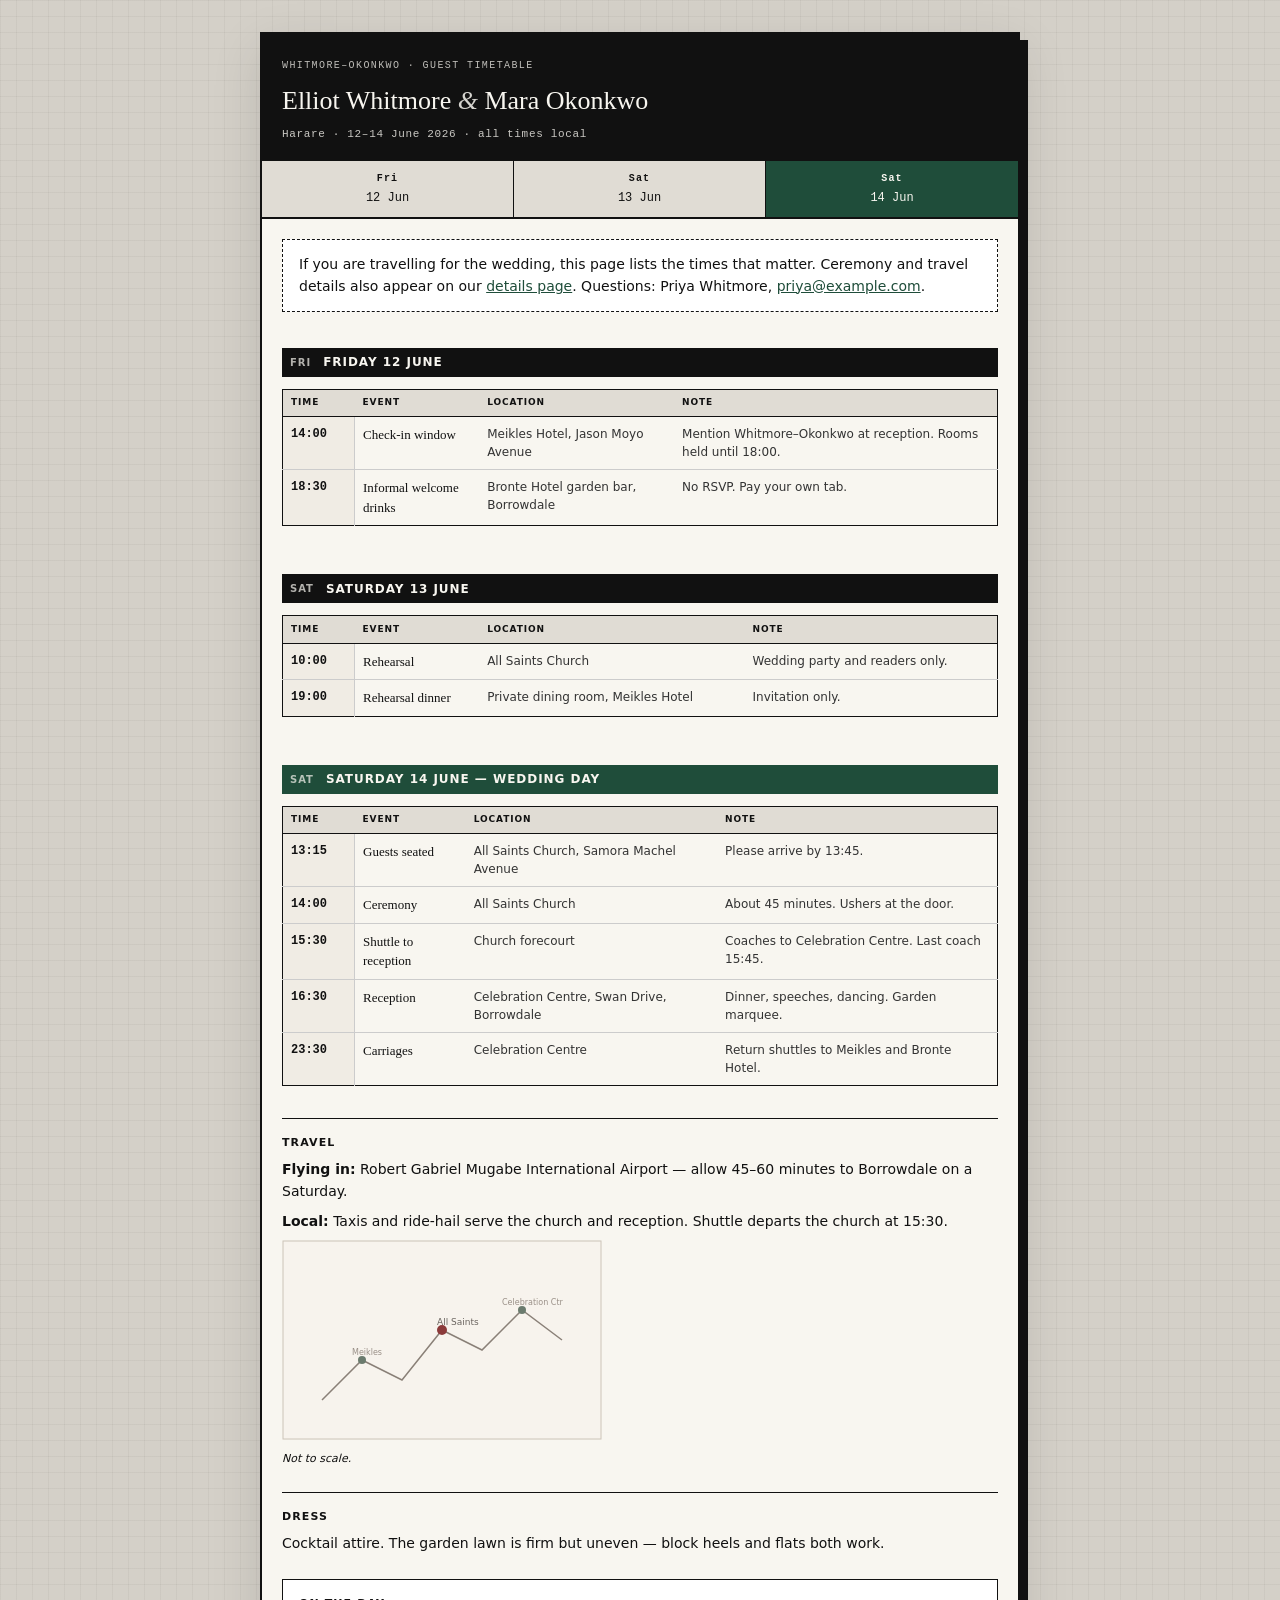
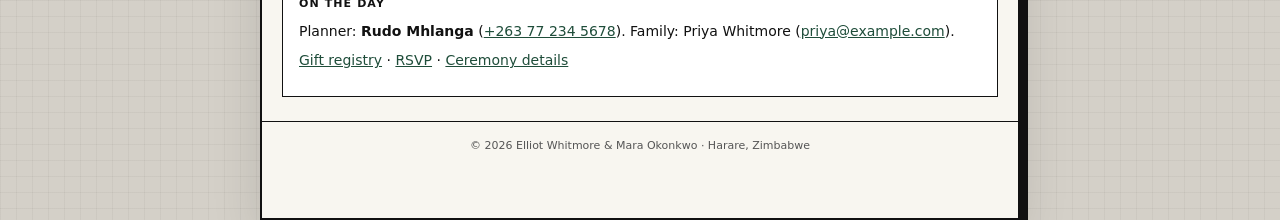
<file: templates/weekend-itinerary/index.html>
<!DOCTYPE html>
<html lang="en">
<head>
  <meta charset="UTF-8">
  <meta name="viewport" content="width=device-width, initial-scale=1.0">
  <meta name="description" content="Weekend schedule for Elliot Whitmore and Mara Okonkwo — 14 June 2026, Harare.">
  <title>Weekend schedule — Elliot &amp; Mara</title>
  <link rel="stylesheet" href="itinerary.css">
  <link rel="stylesheet" href="print.css" media="print">
</head>
<body>
  <a class="u-skip" href="#schedule">Skip to schedule</a>

  <div class="foldout">
    <header class="timetable-head">
      <p class="timetable-operator">Whitmore–Okonkwo · guest timetable</p>
      <h1>Elliot Whitmore <span>&amp;</span> Mara Okonkwo</h1>
      <p class="timetable-meta">Harare · 12–14 June 2026 · all times local</p>
    </header>

    <nav class="timetable-tabs" aria-label="Days">
      <a href="#friday" class="tab"><span class="tab-day">Fri</span><span class="tab-date">12 Jun</span></a>
      <a href="#saturday" class="tab"><span class="tab-day">Sat</span><span class="tab-date">13 Jun</span></a>
      <a href="#wedding-day" class="tab tab--wedding"><span class="tab-day">Sat</span><span class="tab-date">14 Jun</span></a>
    </nav>

    <section class="guest-note">
      <p>If you are travelling for the wedding, this page lists the times that matter. Ceremony and travel details also appear on our <a href="../registry-template/details.html">details page</a>. Questions: Priya Whitmore, <a href="mailto:priya@example.com">priya@example.com</a>.</p>
    </section>

    <main id="schedule">
      <section class="day-block" id="friday">
        <h2 class="day-title"><span class="day-code">FRI</span> Friday 12 June</h2>
        <table class="schedule">
          <thead>
            <tr>
              <th scope="col">Time</th>
              <th scope="col">Event</th>
              <th scope="col">Location</th>
              <th scope="col">Note</th>
            </tr>
          </thead>
          <tbody>
            <tr>
              <td><time datetime="2026-06-12T14:00">14:00</time></td>
              <td>Check-in window</td>
              <td>Meikles Hotel, Jason Moyo Avenue</td>
              <td>Mention Whitmore–Okonkwo at reception. Rooms held until 18:00.</td>
            </tr>
            <tr>
              <td><time datetime="2026-06-12T18:30">18:30</time></td>
              <td>Informal welcome drinks</td>
              <td>Bronte Hotel garden bar, Borrowdale</td>
              <td>No RSVP. Pay your own tab.</td>
            </tr>
          </tbody>
        </table>
      </section>

      <section class="day-block" id="saturday">
        <h2 class="day-title"><span class="day-code">SAT</span> Saturday 13 June</h2>
        <table class="schedule">
          <thead>
            <tr>
              <th scope="col">Time</th>
              <th scope="col">Event</th>
              <th scope="col">Location</th>
              <th scope="col">Note</th>
            </tr>
          </thead>
          <tbody>
            <tr>
              <td><time datetime="2026-06-13T10:00">10:00</time></td>
              <td>Rehearsal</td>
              <td>All Saints Church</td>
              <td>Wedding party and readers only.</td>
            </tr>
            <tr>
              <td><time datetime="2026-06-13T19:00">19:00</time></td>
              <td>Rehearsal dinner</td>
              <td>Private dining room, Meikles Hotel</td>
              <td>Invitation only.</td>
            </tr>
          </tbody>
        </table>
      </section>

      <section class="day-block day-block--wedding" id="wedding-day">
        <h2 class="day-title"><span class="day-code">SAT</span> Saturday 14 June — wedding day</h2>
        <table class="schedule">
          <thead>
            <tr>
              <th scope="col">Time</th>
              <th scope="col">Event</th>
              <th scope="col">Location</th>
              <th scope="col">Note</th>
            </tr>
          </thead>
          <tbody>
            <tr>
              <td><time datetime="2026-06-14T13:15">13:15</time></td>
              <td>Guests seated</td>
              <td>All Saints Church, Samora Machel Avenue</td>
              <td>Please arrive by 13:45.</td>
            </tr>
            <tr>
              <td><time datetime="2026-06-14T14:00">14:00</time></td>
              <td>Ceremony</td>
              <td>All Saints Church</td>
              <td>About 45 minutes. Ushers at the door.</td>
            </tr>
            <tr>
              <td><time datetime="2026-06-14T15:30">15:30</time></td>
              <td>Shuttle to reception</td>
              <td>Church forecourt</td>
              <td>Coaches to Celebration Centre. Last coach 15:45.</td>
            </tr>
            <tr>
              <td><time datetime="2026-06-14T16:30">16:30</time></td>
              <td>Reception</td>
              <td>Celebration Centre, Swan Drive, Borrowdale</td>
              <td>Dinner, speeches, dancing. Garden marquee.</td>
            </tr>
            <tr>
              <td><time datetime="2026-06-14T23:30">23:30</time></td>
              <td>Carriages</td>
              <td>Celebration Centre</td>
              <td>Return shuttles to Meikles and Bronte Hotel.</td>
            </tr>
          </tbody>
        </table>
      </section>
    </main>

    <section class="note-block" id="travel">
      <h2>Travel</h2>
      <p><strong>Flying in:</strong> Robert Gabriel Mugabe International Airport — allow 45–60 minutes to Borrowdale on a Saturday.</p>
      <p><strong>Local:</strong> Taxis and ride-hail serve the church and reception. Shuttle departs the church at 15:30.</p>
      <figure class="map-figure">
        <img src="assets/map-route.svg" alt="Line map: Meikles Hotel to All Saints Church to Celebration Centre Borrowdale" width="320" height="200">
        <figcaption>Not to scale.</figcaption>
      </figure>
    </section>

    <section class="note-block" id="dress">
      <h2>Dress</h2>
      <p>Cocktail attire. The garden lawn is firm but uneven — block heels and flats both work.</p>
    </section>

    <section class="note-block note-block--planner" id="contact">
      <h2>On the day</h2>
      <p>Planner: <strong>Rudo Mhlanga</strong> (<a href="tel:+263772345678">+263 77 234 5678</a>). Family: Priya Whitmore (<a href="mailto:priya@example.com">priya@example.com</a>).</p>
      <p><a href="../registry-template/index.html">Gift registry</a> · <a href="../rsvp-only/index.html">RSVP</a> · <a href="../registry-template/details.html">Ceremony details</a></p>
    </section>

    <footer class="foot">
      <p>&copy; 2026 Elliot Whitmore &amp; Mara Okonkwo · Harare, Zimbabwe</p>
    </footer>
  </div>
</body>
</html>
</file>
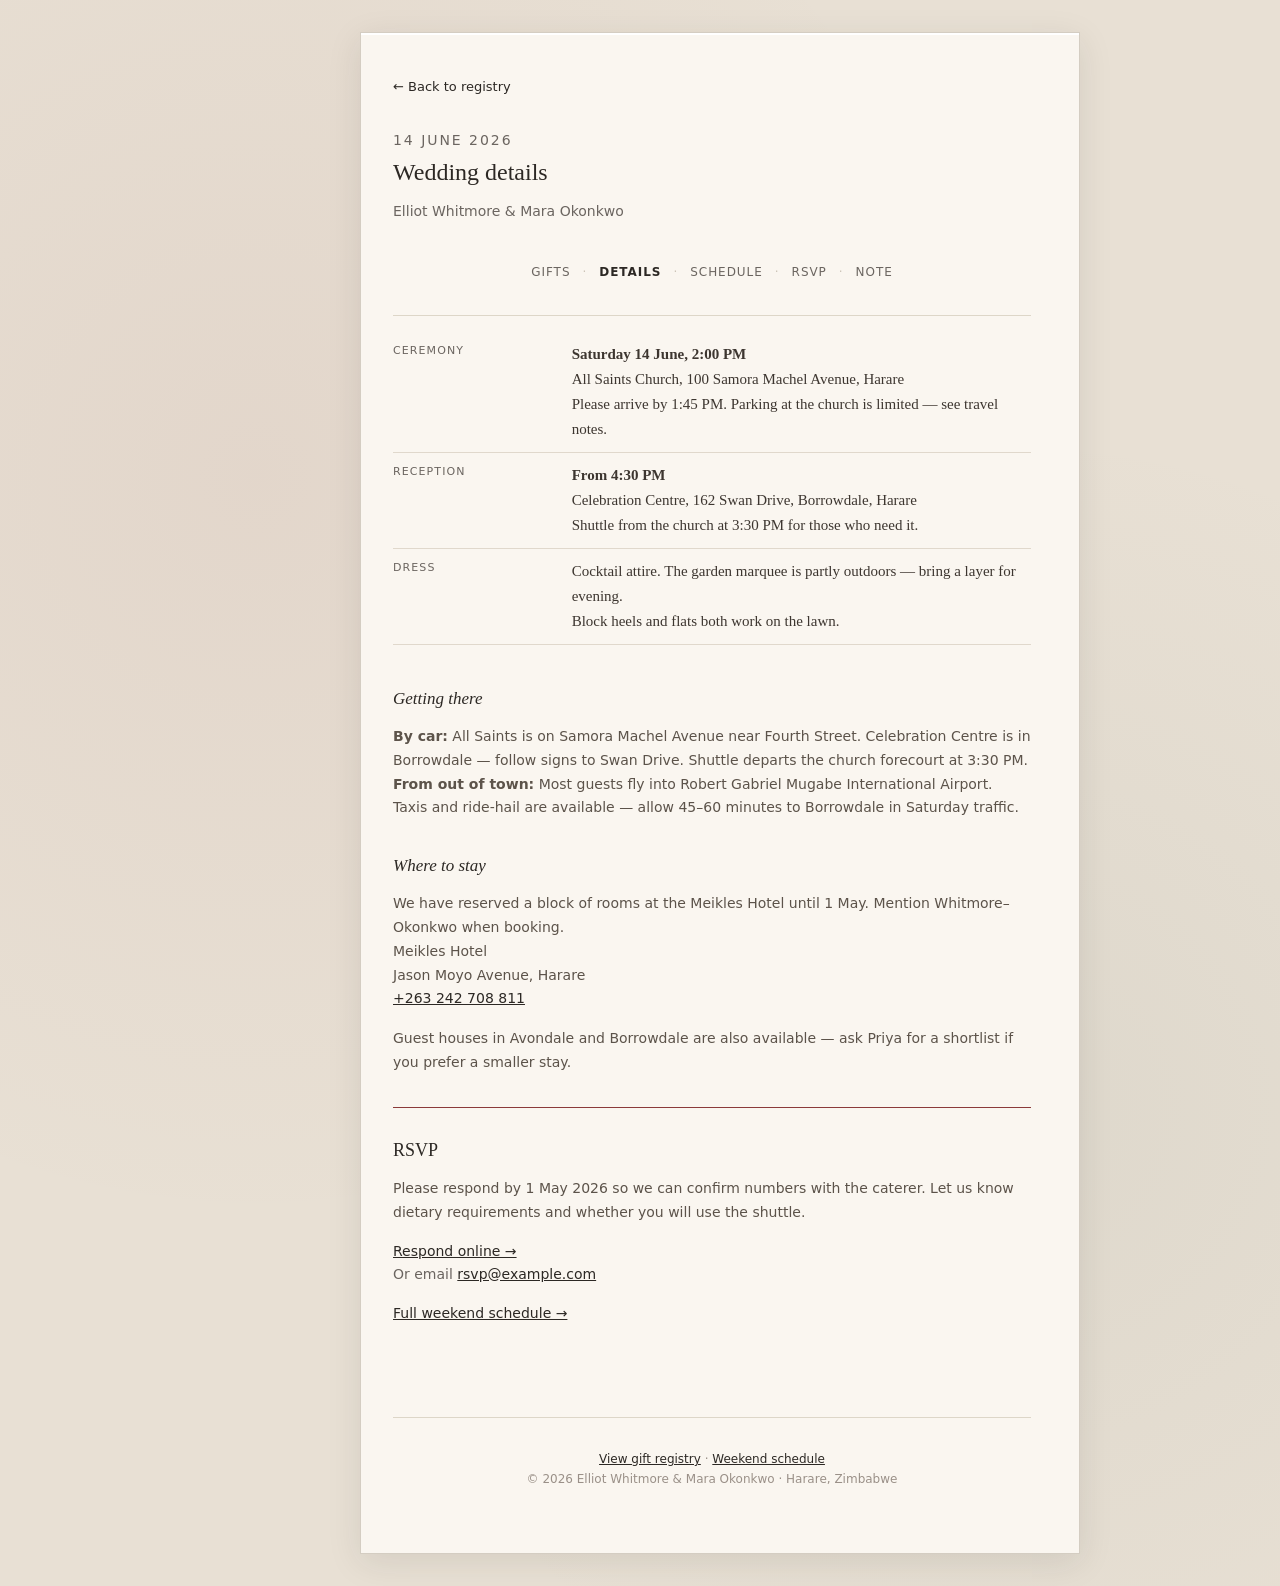
<file: templates/registry-template/details.html>
<!DOCTYPE html>
<html lang="en">
<head>
  <meta charset="UTF-8">
  <meta name="viewport" content="width=device-width, initial-scale=1.0">
  <meta name="description" content="Wedding details — Elliot Whitmore and Mara Okonkwo, 14 June 2026, Harare.">
  <title>Elliot &amp; Mara — Details</title>
  <link rel="stylesheet" href="registry.css">
  <link rel="stylesheet" href="print.css" media="print">
</head>
<body>
  <a class="u-skip" href="#schedule">Skip to schedule</a>

  <nav class="index-rail" aria-label="Sections">
    <ul>
      <li><a href="index.html">Gifts</a></li>
      <li><a href="details.html" class="is-current">Details</a></li>
      <li><a href="../weekend-itinerary/index.html">Schedule</a></li>
      <li><a href="../rsvp-only/index.html">RSVP</a></li>
      <li><a href="index.html#note">Note</a></li>
    </ul>
  </nav>

  <div class="sheet">
    <a href="index.html" class="back-link">← Back to registry</a>

    <header class="details-mast">
      <p class="masthead-date">14 June 2026</p>
      <h1>Wedding details</h1>
      <p>Elliot Whitmore &amp; Mara Okonkwo</p>
    </header>

    <nav class="index-strip" aria-label="Sections">
      <a href="index.html">Gifts</a>
      <span aria-hidden="true">·</span>
      <a href="details.html" class="is-current">Details</a>
      <span aria-hidden="true">·</span>
      <a href="../weekend-itinerary/index.html">Schedule</a>
      <span aria-hidden="true">·</span>
      <a href="../rsvp-only/index.html">RSVP</a>
      <span aria-hidden="true">·</span>
      <a href="index.html#note">Note</a>
    </nav>

    <table class="schedule-table" id="schedule">
      <caption class="u-skip">Weekend schedule</caption>
      <tbody>
        <tr>
          <th scope="row">Ceremony</th>
          <td>
            <strong>Saturday 14 June, 2:00 PM</strong><br>
            All Saints Church, 100 Samora Machel Avenue, Harare<br>
            Please arrive by 1:45 PM. Parking at the church is limited — see travel notes.
          </td>
        </tr>
        <tr>
          <th scope="row">Reception</th>
          <td>
            <strong>From 4:30 PM</strong><br>
            Celebration Centre, 162 Swan Drive, Borrowdale, Harare<br>
            Shuttle from the church at 3:30 PM for those who need it.
          </td>
        </tr>
        <tr>
          <th scope="row">Dress</th>
          <td>
            Cocktail attire. The garden marquee is partly outdoors — bring a layer for evening.<br>
            Block heels and flats both work on the lawn.
          </td>
        </tr>
      </tbody>
    </table>

    <section class="travel-block" id="travel">
      <h2>Getting there</h2>
      <p>
        <strong>By car:</strong> All Saints is on Samora Machel Avenue near Fourth Street. Celebration Centre is in Borrowdale — follow signs to Swan Drive. Shuttle departs the church forecourt at 3:30 PM.
      </p>
      <p>
        <strong>From out of town:</strong> Most guests fly into Robert Gabriel Mugabe International Airport. Taxis and ride-hail are available — allow 45–60 minutes to Borrowdale in Saturday traffic.
      </p>
    </section>

    <section class="travel-block" id="stay">
      <h2>Where to stay</h2>
      <p>We have reserved a block of rooms at the Meikles Hotel until 1 May. Mention Whitmore–Okonkwo when booking.</p>
      <address>
        Meikles Hotel<br>
        Jason Moyo Avenue, Harare<br>
        <a href="tel:+263242708811">+263 242 708 811</a>
      </address>
      <p class="travel-note">
        Guest houses in Avondale and Borrowdale are also available — ask Priya for a shortlist if you prefer a smaller stay.
      </p>
    </section>

    <section class="rsvp-block" id="rsvp">
      <h2>RSVP</h2>
      <p>Please respond by 1 May 2026 so we can confirm numbers with the caterer. Let us know dietary requirements and whether you will use the shuttle.</p>
      <p class="rsvp-link">
        <a href="../rsvp-only/index.html">Respond online →</a><br>
        <span class="rsvp-email">Or email <a href="mailto:rsvp@example.com">rsvp@example.com</a></span>
      </p>
      <p><a href="../weekend-itinerary/index.html">Full weekend schedule →</a></p>
    </section>

    <footer class="colophon">
      <p><a href="index.html">View gift registry</a> · <a href="../weekend-itinerary/index.html">Weekend schedule</a></p>
      <p>&copy; 2026 Elliot Whitmore &amp; Mara Okonkwo · Harare, Zimbabwe</p>
    </footer>
  </div>
</body>
</html>
</file>
<file: templates/business-template/styles.css>
/* Vantage — institutional document layout. No shared token file. */

*,
*::before,
*::after {
  box-sizing: border-box;
  margin: 0;
  padding: 0;
}

html {
  scroll-behavior: smooth;
}

body {
  font-family: Georgia, "Times New Roman", serif;
  font-size: 15px;
  line-height: 1.55;
  color: #1a1a1a;
  background: #e8e6e2;
  background-image:
    linear-gradient(90deg, rgba(26, 52, 84, 0.03) 1px, transparent 1px),
    linear-gradient(rgba(26, 52, 84, 0.03) 1px, transparent 1px);
  background-size: 24px 24px;
}

.doc {
  max-width: 1120px;
  margin: 2rem auto;
  background: #fff;
  min-height: calc(100vh - 4rem);
  border: 1px solid #d0d0d0;
  box-shadow: 0 4px 24px rgba(0, 0, 0, 0.08), 0 0 0 1px rgba(255, 255, 255, 0.8) inset;
}

a {
  color: #1a1a1a;
}

.skip {
  position: absolute;
  top: -999px;
  left: 1rem;
  background: #1a1a1a;
  color: #fff;
  padding: 0.5rem 1rem;
}

.skip:focus {
  top: 1rem;
  z-index: 99;
}

.masthead {
  border-bottom: 3px solid #1a3454;
  padding: 1.25rem 2rem;
  background: linear-gradient(180deg, #f8f9fb 0%, #fff 100%);
}

.masthead-row {
  display: flex;
  align-items: baseline;
  justify-content: space-between;
  gap: 1rem;
}

.firm-name {
  display: flex;
  align-items: center;
  gap: 0.5rem;
  font-size: 13px;
  font-variant: small-caps;
  letter-spacing: 0.12em;
  font-weight: 600;
}

.firm-mark {
  flex-shrink: 0;
}

.masthead-nav {
  display: flex;
  gap: 1.75rem;
  font-size: 13px;
}

.masthead-nav a {
  text-decoration: none;
}

.masthead-nav a:hover {
  text-decoration: underline;
}

.menu-btn {
  display: none;
  font-family: inherit;
  font-size: 13px;
  background: none;
  border: 1px solid #1a1a1a;
  padding: 0.35rem 0.75rem;
  cursor: pointer;
}

.mobile-nav {
  display: none;
  flex-direction: column;
  gap: 0.75rem;
  margin-top: 1rem;
  padding-top: 1rem;
  border-top: 1px solid #e0e0e0;
  font-size: 14px;
}

.mobile-nav.is-open {
  display: flex;
}

.doc-body {
  display: grid;
  grid-template-columns: 11rem 1fr;
  gap: 0;
}

.toc {
  padding: 2rem 1.5rem 2rem 2rem;
  border-right: 1px solid #eee;
  font-size: 12px;
  position: sticky;
  top: 0;
  align-self: start;
}

.toc-title {
  font-variant: small-caps;
  letter-spacing: 0.1em;
  margin-bottom: 1rem;
  color: #666;
}

.toc ol {
  list-style: none;
}

.toc li {
  margin-bottom: 0.5rem;
}

.toc a {
  text-decoration: none;
  color: #444;
}

.toc a:hover {
  color: #1a3454;
}

main {
  padding: 2.5rem 3rem 4rem;
  max-width: 42rem;
}

.block {
  margin-bottom: 3.5rem;
  padding-bottom: 3.5rem;
  border-bottom: 1px solid #eee;
}

.block:last-child {
  border-bottom: none;
}

.kicker {
  font-size: 11px;
  text-transform: uppercase;
  letter-spacing: 0.14em;
  color: #1a3454;
  margin-bottom: 1rem;
}

#opening {
  padding-left: 1.5rem;
  border-left: 4px solid #1a3454;
  margin-left: -0.25rem;
}

h1 {
  font-size: 1.75rem;
  font-weight: 400;
  line-height: 1.3;
  margin-bottom: 1.25rem;
  letter-spacing: -0.01em;
}

.lede {
  color: #333;
  margin-bottom: 1.25rem;
}

.section-title {
  font-size: 11px;
  text-transform: uppercase;
  letter-spacing: 0.14em;
  font-weight: 400;
  color: #666;
  margin-bottom: 1.5rem;
  padding-bottom: 0.5rem;
  border-bottom: 1px solid #1a3454;
  display: inline-block;
}

.text-action {
  font-size: 14px;
  text-decoration: none;
  border-bottom: 1px solid #1a1a1a;
}

.text-action:hover {
  border-color: #1a3454;
  color: #1a3454;
}

.index-list {
  list-style: none;
}

.index-list li {
  display: grid;
  grid-template-columns: 2.5rem 1fr;
  gap: 1rem;
  padding: 1.25rem 0.75rem;
  margin: 0 -0.75rem;
  border-top: 1px solid #eee;
  transition: background 0.15s ease;
}

.index-list li:hover {
  background: #f6f8fa;
}

.index-list li:first-child {
  border-top: none;
  padding-top: 0;
}

.index-num {
  font-size: 13px;
  color: #1a3454;
  font-weight: 600;
  font-variant-numeric: tabular-nums;
}

.index-list h3 {
  font-size: 16px;
  font-weight: 400;
  margin-bottom: 0.35rem;
}

.index-list p {
  font-size: 14px;
  color: #444;
}

.prose p {
  margin-bottom: 1rem;
  color: #333;
}

.data-table {
  width: 100%;
  border-collapse: collapse;
  font-size: 13px;
  margin-top: 1.5rem;
}

.data-table th,
.data-table td {
  text-align: left;
  padding: 0.6rem 0.75rem;
  border: 1px solid #ddd;
}

.data-table th {
  background: #f5f5f5;
  font-weight: 400;
  font-variant: small-caps;
  letter-spacing: 0.06em;
}

.partner-list {
  list-style: none;
}

.partner-list li {
  padding: 1.25rem 0;
  border-top: 1px solid #eee;
}

.partner-name {
  font-size: 16px;
  margin-bottom: 0.25rem;
}

.partner-meta {
  font-size: 13px;
  color: #666;
  font-style: italic;
}

.partner-note {
  font-size: 14px;
  color: #444;
  margin-top: 0.5rem;
}

.inquiry-form {
  display: grid;
  gap: 1rem;
  margin: 1.5rem 0 2rem;
}

.inquiry-form label {
  display: grid;
  gap: 0.35rem;
  font-size: 12px;
  text-transform: uppercase;
  letter-spacing: 0.08em;
  color: #666;
}

.inquiry-form input,
.inquiry-form textarea {
  font-family: inherit;
  font-size: 15px;
  padding: 0.5rem 0.65rem;
  border: 1px solid #aaa;
  background: #fff;
}

.inquiry-form input:focus,
.inquiry-form textarea:focus {
  outline: 1px solid #1a3454;
  border-color: #1a3454;
}

.submit-btn {
  justify-self: start;
  font-family: inherit;
  font-size: 13px;
  padding: 0.55rem 1.25rem;
  background: #1a1a1a;
  color: #fff;
  border: none;
  cursor: pointer;
}

.submit-btn:hover {
  background: #1a3454;
}

.office {
  font-style: normal;
  font-size: 14px;
  color: #444;
  line-height: 1.7;
}

.office a {
  color: #1a3454;
}

.colophon {
  padding: 1.25rem 2rem;
  border-top: 1px solid #eee;
  font-size: 12px;
  color: #888;
}

@media (max-width: 800px) {
  .doc-body {
    grid-template-columns: 1fr;
  }

  .toc {
    display: none;
  }

  main {
    padding: 1.75rem 1.5rem 3rem;
  }

  .masthead-nav {
    display: none;
  }

  .menu-btn {
    display: block;
  }
}

@media (prefers-reduced-motion: reduce) {
  html {
    scroll-behavior: auto;
  }
}
</file>
<file: templates/church-template/css/site.css>
/* Community bulletin — overlapping note, full-width bands, timeline */

*,
*::before,
*::after {
  box-sizing: border-box;
  margin: 0;
  padding: 0;
}

html {
  scroll-behavior: smooth;
}

body {
  font-family: Verdana, Geneva, sans-serif;
  font-size: 16px;
  line-height: 1.75;
  color: #3d3630;
  background: #ebe4d6;
  background-image: radial-gradient(circle at 10% 20%, rgba(196, 165, 116, 0.15) 0%, transparent 40%),
    radial-gradient(circle at 90% 80%, rgba(45, 80, 22, 0.06) 0%, transparent 35%);
}

a {
  color: #2d5016;
}

.u-skip {
  position: absolute;
  top: -100%;
  left: 1rem;
  background: #2d5016;
  color: #fff;
  padding: 0.5rem 1rem;
}

.u-skip:focus {
  top: 1rem;
  z-index: 300;
}

.u-hidden {
  position: absolute;
  width: 1px;
  height: 1px;
  overflow: hidden;
  clip: rect(0, 0, 0, 0);
}

.pin-note {
  position: absolute;
  top: 1rem;
  right: 1rem;
  z-index: 20;
  background: #fff9c4;
  padding: 1rem 1.25rem;
  max-width: 200px;
  box-shadow: 2px 3px 8px rgba(0, 0, 0, 0.12);
  transform: rotate(2deg);
  font-size: 14px;
}

.pin-note-label {
  font-weight: 700;
  font-size: 12px;
  text-transform: uppercase;
  letter-spacing: 0.06em;
  margin-bottom: 0.35rem;
}

.pin-note a {
  display: block;
  margin-top: 0.5rem;
  font-size: 13px;
}

.banner {
  display: flex;
  flex-wrap: wrap;
  align-items: center;
  justify-content: space-between;
  gap: 1rem;
  padding: 1.25rem 1.5rem;
  background: #fff;
  border-bottom: 3px solid #c4a574;
  box-shadow: 0 2px 12px rgba(0, 0, 0, 0.06);
}

.banner-name {
  font-family: Georgia, serif;
  font-size: 1.25rem;
  color: #2d5016;
}

.banner-links {
  display: flex;
  gap: 1.5rem;
  font-size: 15px;
}

.banner-links a {
  text-decoration: none;
}

.banner-links a:hover {
  text-decoration: underline;
}

.banner-menu {
  display: none;
  font-family: inherit;
  font-size: 15px;
  padding: 0.5rem 1rem;
  background: #e8dfd0;
  border: none;
  border-radius: 6px;
  cursor: pointer;
}

.nav-sheet {
  width: 100%;
  flex-basis: 100%;
  display: flex;
  flex-direction: column;
  gap: 0.75rem;
  padding-top: 1rem;
}

.nav-sheet a {
  font-size: 16px;
  text-decoration: none;
  padding: 0.5rem 0;
}

.hero-polaroid {
  margin: 2rem auto 0;
  max-width: 520px;
  padding: 0 1.5rem;
}

.polaroid-img {
  display: block;
  width: 100%;
  height: auto;
  aspect-ratio: 4 / 3;
  object-fit: cover;
  border: 12px solid #fff;
  box-shadow: 0 4px 20px rgba(0, 0, 0, 0.1);
  transform: rotate(-1.5deg);
}

.hero-polaroid figcaption {
  text-align: center;
  font-size: 14px;
  color: #777;
  margin-top: 1rem;
  font-family: Georgia, serif;
  font-style: italic;
}

.intro {
  max-width: 34rem;
  margin: 3rem auto;
  padding: 0 1.5rem;
}

.intro h1 {
  font-family: Georgia, serif;
  font-size: clamp(1.5rem, 4vw, 2rem);
  font-weight: 400;
  line-height: 1.35;
  color: #2d5016;
  margin-bottom: 1.25rem;
}

.bands {
  margin-top: 2rem;
}

.band {
  display: grid;
  grid-template-columns: 1fr 1fr;
  gap: 2rem;
  align-items: center;
  padding: 3rem 5vw;
}

.band--sage {
  background: #d4e2d4;
}

.band--mustard {
  background: #ebe0b8;
}

.band--clay {
  background: #e0cfc0;
}

.band h3 {
  font-family: Georgia, serif;
  font-size: 1.375rem;
  color: #2d5016;
  margin-bottom: 0.5rem;
}

.band-when {
  font-weight: 700;
  font-size: 14px;
  margin-bottom: 0.75rem;
}

.band-photo {
  aspect-ratio: 3 / 2;
  background: #a89888;
  border: 8px solid #fff;
  box-shadow: 2px 4px 12px rgba(0, 0, 0, 0.08);
  overflow: hidden;
}

.band-photo img {
  display: block;
  width: 100%;
  height: 100%;
  object-fit: cover;
}

.band-photo--tilt-l {
  transform: rotate(-2deg);
}

.band-photo--tilt-r {
  transform: rotate(1.5deg);
}

.timeline {
  max-width: 640px;
  margin: 4rem auto;
  padding: 0 1.5rem;
}

.timeline h2 {
  font-family: Georgia, serif;
  font-size: 1.5rem;
  color: #2d5016;
  margin-bottom: 2rem;
}

.timeline ul {
  list-style: none;
  border-left: 2px solid #c4a574;
  padding-left: 1.5rem;
}

.timeline li {
  position: relative;
  display: grid;
  grid-template-columns: 4rem 1fr;
  gap: 1rem;
  padding-bottom: 2rem;
}

.timeline-dot {
  position: absolute;
  left: -1.85rem;
  top: 0.35rem;
  width: 12px;
  height: 12px;
  background: #c4a574;
  border-radius: 50%;
  border: 2px solid #f4efe6;
}

.timeline time {
  font-weight: 700;
  font-size: 14px;
  color: #2d5016;
}

.timeline h3 {
  font-size: 1rem;
  margin-bottom: 0.25rem;
}

.timeline p {
  font-size: 15px;
  color: #5c534a;
}

.visit {
  padding: 3rem 1.5rem 4rem;
}

.visit-card {
  max-width: 480px;
  margin: 0 auto;
  background: #fff;
  padding: 2rem;
  border-radius: 6px;
  box-shadow: 0 2px 12px rgba(0, 0, 0, 0.06);
}

.visit-card h2 {
  font-family: Georgia, serif;
  color: #2d5016;
  margin-bottom: 1.25rem;
}

.visit-list {
  list-style: none;
  margin-bottom: 1.5rem;
}

.visit-list li {
  padding-left: 1.25rem;
  position: relative;
  margin-bottom: 0.65rem;
  font-size: 15px;
}

.visit-list li::before {
  content: "✓";
  position: absolute;
  left: 0;
  color: #c4a574;
  font-size: 13px;
}

.visit address {
  font-style: normal;
  font-size: 15px;
  line-height: 1.8;
}

.foot {
  display: flex;
  flex-wrap: wrap;
  gap: 1.5rem;
  justify-content: center;
  padding: 2rem;
  background: #2d5016;
  color: #e8e4dc;
  font-size: 14px;
}

.foot a {
  color: #fff;
}

@media (max-width: 720px) {
  .pin-note {
    position: static;
    transform: none;
    max-width: none;
    margin: 0;
    border-bottom: 1px solid #e0d8c8;
  }

  .banner-links {
    display: none;
  }

  .banner-menu {
    display: block;
  }

  .nav-sheet.is-open {
    display: flex;
  }

  .band {
    grid-template-columns: 1fr;
  }

  .band--mustard .band-copy {
    order: 2;
  }

  .band--mustard .band-photo {
    order: 1;
  }
}

@media (prefers-reduced-motion: reduce) {
  html {
    scroll-behavior: auto;
  }
}
</file>
<file: templates/landing-page-template/styles.css>
/* Relay — single-column product letter */

*,
*::before,
*::after {
  box-sizing: border-box;
  margin: 0;
  padding: 0;
}

body {
  font-family: system-ui, -apple-system, "Segoe UI", sans-serif;
  font-size: 16px;
  line-height: 1.6;
  color: #111;
  background: #e8e4dc;
  background-image: repeating-linear-gradient(
    180deg,
    transparent,
    transparent 27px,
    rgba(17, 17, 17, 0.04) 27px,
    rgba(17, 17, 17, 0.04) 28px
  );
}

a {
  color: #111;
}

.u-skip {
  position: absolute;
  top: -100%;
  left: 1rem;
  background: #111;
  color: #fff;
  padding: 0.5rem;
}

.u-skip:focus {
  top: 1rem;
}

.top {
  display: flex;
  justify-content: space-between;
  align-items: center;
  padding: 1rem 1.25rem;
  max-width: 640px;
  margin: 0 auto;
  font-size: 14px;
}

.top-logo {
  font-weight: 700;
  letter-spacing: 0.04em;
}

.top-cta {
  text-decoration: none;
  border: 2px solid #111;
  padding: 0.35rem 0.85rem;
  font-weight: 600;
}

.top-cta:hover {
  background: #111;
  color: #f6f4ef;
}

.letter {
  max-width: 640px;
  margin: 0 auto;
  padding: 2.5rem 1.75rem 4rem;
  background: #f6f4ef;
  border: 1px solid #ccc4b8;
  box-shadow: 0 12px 40px rgba(17, 17, 17, 0.08);
}

.serial {
  font-family: ui-monospace, monospace;
  font-size: 12px;
  letter-spacing: 0.08em;
  text-transform: uppercase;
  color: #666;
  margin-bottom: 1rem;
}

h1 {
  font-size: 1.75rem;
  font-weight: 700;
  line-height: 1.25;
  margin-bottom: 1.25rem;
}

.deck {
  font-size: 17px;
  color: #333;
  margin-bottom: 2.5rem;
}

.device {
  margin-bottom: 3rem;
}

.device-screen {
  display: block;
  width: 100%;
  height: auto;
  aspect-ratio: 16 / 10;
  object-fit: cover;
  border: 1px solid #111;
  box-shadow: 4px 4px 0 #111;
}

.device figcaption {
  font-size: 12px;
  color: #888;
  margin-top: 0.75rem;
  font-style: italic;
}

.chunk {
  position: relative;
  padding: 2rem 0 2rem 2.5rem;
  border-top: 1px solid #ccc;
}

.chunk::before {
  content: "";
  position: absolute;
  left: 0;
  top: 2rem;
  bottom: 2rem;
  width: 3px;
  background: linear-gradient(180deg, #111 0%, #888 100%);
  opacity: 0.15;
}

.chunk-num {
  position: absolute;
  left: 0;
  top: 2.1rem;
  font-family: ui-monospace, monospace;
  font-size: 11px;
  color: #999;
}

.chunk h2 {
  font-size: 1.125rem;
  font-weight: 700;
  margin-bottom: 0.75rem;
}

.chunk p {
  color: #333;
  margin-bottom: 0.75rem;
}

.spec-list {
  list-style: none;
  font-size: 15px;
  color: #333;
}

.spec-list li {
  padding: 0.35rem 0;
  padding-left: 1rem;
  border-left: 2px solid #111;
  margin-bottom: 0.5rem;
}

.compare {
  width: 100%;
  border-collapse: collapse;
  font-size: 14px;
  margin-top: 0.5rem;
}

.compare th,
.compare td {
  border: 1px solid #bbb;
  padding: 0.5rem 0.65rem;
  text-align: left;
}

.compare thead th {
  background: #eee;
  font-weight: 600;
}

.waitlist {
  display: grid;
  gap: 1rem;
  margin-top: 1rem;
}

.waitlist label {
  display: grid;
  gap: 0.35rem;
  font-size: 13px;
  font-weight: 600;
}

.waitlist input {
  font: inherit;
  padding: 0.55rem 0.65rem;
  border: 1px solid #999;
}

.waitlist button {
  justify-self: start;
  font: inherit;
  font-weight: 600;
  padding: 0.65rem 1.25rem;
  background: #111;
  color: #fff;
  border: none;
  cursor: pointer;
}

.waitlist button:hover {
  background: #333;
}

details {
  border-bottom: 1px solid #ddd;
  padding: 0.75rem 0;
  font-size: 15px;
}

summary {
  font-weight: 600;
  cursor: pointer;
}

details p {
  margin-top: 0.5rem;
  color: #444;
}

.foot {
  max-width: 640px;
  margin: 0 auto;
  padding: 2rem 1.25rem;
  border-top: 1px solid #ccc;
  display: flex;
  justify-content: space-between;
  font-size: 13px;
  color: #666;
}

@media (prefers-reduced-motion: reduce) {
  html {
    scroll-behavior: auto;
  }
}
</file>
<file: templates/portfolio-template/css/site.css>
/* Editorial portfolio — left rail, alternating project bleed */

*,
*::before,
*::after {
  box-sizing: border-box;
  margin: 0;
  padding: 0;
}

html {
  scroll-behavior: smooth;
}

body {
  font-family: Georgia, "Times New Roman", serif;
  background: #ddd9d0;
  background-image:
    linear-gradient(90deg, rgba(17, 17, 17, 0.04) 1px, transparent 1px),
    linear-gradient(rgba(17, 17, 17, 0.03) 1px, transparent 1px);
  background-size: 48px 48px;
  color: #111;
  line-height: 1.5;
}

a {
  color: inherit;
}

.u-skip {
  position: absolute;
  top: -100%;
  left: 1rem;
  background: #111;
  color: #eceae4;
  padding: 0.5rem;
}

.u-skip:focus {
  top: 1rem;
  z-index: 200;
}

.rail {
  position: fixed;
  left: 0;
  top: 0;
  bottom: 0;
  width: 4.5rem;
  display: flex;
  flex-direction: column;
  justify-content: space-between;
  padding: 1.5rem 0;
  align-items: center;
  border-right: 1px solid #bbb;
  background: linear-gradient(180deg, #e4e2dc 0%, #eceae4 40%, #eceae4 100%);
  z-index: 50;
}

.rail-mark {
  writing-mode: vertical-rl;
  transform: rotate(180deg);
  font-size: 11px;
  letter-spacing: 0.2em;
  text-decoration: none;
  font-family: ui-monospace, "Cascadia Code", monospace;
}

.rail-links {
  display: flex;
  flex-direction: column;
  gap: 1.25rem;
  font-size: 11px;
  letter-spacing: 0.08em;
  text-transform: uppercase;
  font-family: ui-monospace, monospace;
}

.rail-links a {
  text-decoration: none;
  writing-mode: vertical-rl;
  transform: rotate(180deg);
}

.rail-links a:hover {
  text-decoration: underline;
}

.rail-toggle {
  display: none;
}

.sheet {
  margin-left: 4.5rem;
  background: #f7f5f0;
  min-height: 100vh;
  box-shadow: -8px 0 24px rgba(0, 0, 0, 0.06);
}

.mast {
  padding: 18vh 8vw 12vh 6vw;
}

.mast-name {
  font-size: clamp(4rem, 14vw, 10rem);
  font-weight: 400;
  font-style: italic;
  line-height: 0.88;
  letter-spacing: -0.03em;
}

.mast-note {
  margin-top: 2rem;
  max-width: 22ch;
  font-size: 15px;
  font-family: ui-monospace, monospace;
  color: #555;
}

.projects {
  padding-bottom: 10vh;
}

.project {
  display: grid;
  gap: 2rem;
  padding: 8vh 6vw;
  align-items: center;
}

.project--a {
  grid-template-columns: 1.1fr 0.9fr;
  background: #f7f5f0;
}

.project--b {
  grid-template-columns: 0.85fr 1.15fr;
  background: #f0ede6;
}

.project--c {
  grid-template-columns: 0.6fr 1fr;
  padding-top: 4vh;
  background: #f7f5f0;
}

.frame {
  display: block;
  width: 100%;
  height: auto;
  min-height: 200px;
  border: 2px solid #111;
  object-fit: cover;
  box-shadow: 6px 6px 0 rgba(17, 17, 17, 0.12);
}

.project-index {
  font-family: ui-monospace, monospace;
  font-size: 12px;
  color: #888;
  margin-bottom: 0.75rem;
}

.project h2 {
  font-size: clamp(1.75rem, 4vw, 2.75rem);
  font-weight: 400;
  font-style: italic;
  margin-bottom: 0.35rem;
}

.project-type {
  font-family: ui-monospace, monospace;
  font-size: 12px;
  color: #666;
  margin-bottom: 1.25rem;
}

.project-text p:last-child {
  font-size: 17px;
  max-width: 38ch;
  color: #333;
}

.info {
  padding: 6vh 6vw 8vh;
  border-top: 1px solid #111;
  font-size: 18px;
  max-width: 36rem;
}

.info-contact {
  margin-top: 2rem;
  font-family: ui-monospace, monospace;
  font-size: 14px;
}

.foot {
  padding: 1.5rem 6vw;
  font-family: ui-monospace, monospace;
  font-size: 11px;
  color: #888;
}

@media (max-width: 900px) {
  .rail {
    display: none;
  }

  .rail-toggle {
    display: block;
    position: fixed;
    bottom: 1rem;
    right: 1rem;
    z-index: 60;
    font-family: ui-monospace, monospace;
    font-size: 12px;
    padding: 0.75rem 1rem;
    background: #111;
    color: #f7f5f0;
    border: none;
    cursor: pointer;
  }

  .rail-drawer {
    position: fixed;
    bottom: 3.75rem;
    right: 1rem;
    z-index: 60;
    background: #111;
    padding: 1rem 1.25rem;
    display: flex;
    flex-direction: column;
    gap: 0.75rem;
  }

  .rail-drawer a {
    color: #f7f5f0;
    font-family: ui-monospace, monospace;
    font-size: 13px;
    text-decoration: none;
  }

  .rail-drawer.is-open {
    display: flex;
  }

  .sheet {
    margin-left: 0;
  }

  .project--a,
  .project--b,
  .project--c {
    grid-template-columns: 1fr;
  }

  .mast {
    padding: 12vh 1.5rem 8vh;
  }

  .project {
    padding: 6vh 1.5rem;
  }
}

@media (prefers-reduced-motion: reduce) {
  html {
    scroll-behavior: auto;
  }
}
</file>
<file: templates/proof-handoff-template/handoff.css>
/* Proof Handoff — photographer delivery */

*,
*::before,
*::after {
  box-sizing: border-box;
  margin: 0;
  padding: 0;
}

body {
  font-family: system-ui, -apple-system, sans-serif;
  font-size: 14px;
  line-height: 1.55;
  color: #222;
  background: #b8b4ac;
  background-image: radial-gradient(circle at 50% 0%, #c8c4bc 0%, #a8a49c 100%);
  min-height: 100vh;
}

a {
  color: #222;
}

code {
  font-family: ui-monospace, monospace;
  font-size: 0.9em;
}

.u-skip {
  position: absolute;
  top: -100%;
  left: 1rem;
  background: #222;
  color: #fff;
  padding: 0.5rem 1rem;
  font-size: 14px;
}

.u-skip:focus {
  top: 1rem;
  z-index: 100;
}

.delivery {
  max-width: 720px;
  margin: 2rem auto;
  padding: 0 1.5rem 4rem;
  background: #e8e4dc;
  border: 1px solid #aaa;
  box-shadow: 0 12px 40px rgba(0, 0, 0, 0.15);
}

.delivery-bar {
  display: flex;
  flex-wrap: wrap;
  justify-content: space-between;
  align-items: baseline;
  gap: 0.5rem 1rem;
  padding: 0.75rem 1rem;
  margin-bottom: 1.5rem;
  background: #222;
  color: #f5f5f0;
  font-family: ui-monospace, monospace;
  font-size: 11px;
  letter-spacing: 0.04em;
}

.delivery-ref strong {
  color: #7cb87c;
}

.delivery-meta {
  opacity: 0.75;
}

.letter {
  margin-bottom: 2.5rem;
  padding-bottom: 2rem;
  border-bottom: 1px solid #ccc;
}

.letter-from {
  font-size: 11px;
  letter-spacing: 0.1em;
  text-transform: uppercase;
  color: #888;
  margin-bottom: 1rem;
}

.letter h1 {
  font-size: 1.5rem;
  font-weight: 600;
  margin-bottom: 0.25rem;
}

.letter-date {
  font-size: 14px;
  color: #666;
  margin-bottom: 1.25rem;
}

.letter p {
  margin-bottom: 0.75rem;
  color: #333;
}

.letter-sign {
  margin-top: 1.5rem;
  font-size: 14px;
  color: #555;
}

.download-block {
  margin-bottom: 2.5rem;
  padding: 1.25rem;
  background: #fff;
  border: 1px solid #ddd;
  box-shadow: inset 0 1px 0 #fff, 0 2px 8px rgba(0, 0, 0, 0.06);
}

.download-block h2 {
  font-size: 1rem;
  font-weight: 600;
  margin-bottom: 0.5rem;
}

.gate {
  margin-top: 1rem;
}

.gate label {
  display: block;
  font-size: 12px;
  margin-bottom: 0.35rem;
  color: #666;
}

.gate-row {
  display: flex;
  gap: 0.5rem;
  flex-wrap: wrap;
}

.gate input {
  flex: 1;
  min-width: 180px;
  padding: 0.5rem 0.65rem;
  border: 1px solid #ccc;
  font-size: 15px;
}

.gate button {
  padding: 0.5rem 1rem;
  background: #222;
  color: #fff;
  border: 1px solid #222;
  font-size: 14px;
  cursor: pointer;
}

.gate-hint {
  font-size: 12px;
  color: #888;
  margin-top: 0.5rem;
}

.gate-hint.is-error {
  color: #a33;
}

.download-link {
  margin-top: 1rem;
  font-weight: 500;
}

.proof-grid {
  margin-bottom: 2.5rem;
}

.proof-grid h2 {
  font-size: 1rem;
  font-weight: 600;
  margin-bottom: 0.35rem;
}

.count {
  font-weight: 400;
  color: #888;
  font-size: 14px;
}

.grid-note {
  font-size: 13px;
  color: #666;
  margin-bottom: 1rem;
}

.grid {
  list-style: none;
  display: grid;
  grid-template-columns: repeat(auto-fill, minmax(140px, 1fr));
  gap: 1rem;
}

.grid li img {
  display: block;
  width: 100%;
  height: auto;
  border: 1px solid #222;
  margin-bottom: 0.35rem;
  background: #111;
  box-shadow: inset 0 0 0 2px #333;
}

.fname {
  display: block;
  font-family: ui-monospace, monospace;
  font-size: 10px;
  color: #666;
  word-break: break-all;
}

.favourites h2 {
  font-size: 1rem;
  font-weight: 600;
  margin-bottom: 0.5rem;
}

.favourites > p {
  font-size: 14px;
  color: #444;
  margin-bottom: 1rem;
}

.fav-table {
  width: 100%;
  border-collapse: collapse;
  font-size: 14px;
}

.fav-table th,
.fav-table td {
  padding: 0.5rem 0.5rem 0.5rem 0;
  border-bottom: 1px solid #e0e0e0;
  text-align: left;
  vertical-align: top;
}

.fav-table thead th {
  font-size: 11px;
  letter-spacing: 0.06em;
  text-transform: uppercase;
  color: #888;
  font-weight: 500;
}

.fav-table td:first-child {
  font-family: ui-monospace, monospace;
  font-size: 12px;
  color: #888;
  width: 2.5rem;
}

.fav-reply {
  margin-top: 1rem;
  font-size: 14px;
}

.foot {
  font-size: 12px;
  color: #999;
  padding-top: 1.5rem;
  border-top: 1px solid #ddd;
}

@media (max-width: 480px) {
  .fav-table thead {
    display: none;
  }

  .fav-table tr {
    display: block;
    padding: 0.75rem 0;
    border-bottom: 1px solid #e0e0e0;
  }

  .fav-table td {
    display: block;
    border: none;
    padding: 0.15rem 0;
  }
}
</file>
<file: templates/registry-template/registry.css>
/* Wedding registry — stationery catalogue */

*,
*::before,
*::after {
  box-sizing: border-box;
  margin: 0;
  padding: 0;
}

html {
  scroll-behavior: smooth;
}

body {
  font-family: Georgia, "Times New Roman", serif;
  font-size: 16px;
  line-height: 1.65;
  color: #2c2824;
  background: #e8e0d4;
  background-image: radial-gradient(circle at 20% 30%, rgba(139, 58, 58, 0.06) 0%, transparent 50%),
    radial-gradient(circle at 80% 70%, rgba(107, 123, 110, 0.08) 0%, transparent 45%);
}

a {
  color: #2c2824;
}

.u-skip {
  position: absolute;
  top: -100%;
  left: 1rem;
  background: #2c2824;
  color: #f7f3ed;
  padding: 0.5rem 1rem;
  font-family: system-ui, sans-serif;
  font-size: 14px;
}

.u-skip:focus {
  top: 1rem;
  z-index: 100;
}

.sheet {
  max-width: 720px;
  margin: 2rem auto;
  padding: 2.5rem 1.5rem 4rem;
  background: #faf6f0;
  border: 1px solid #d4cdc2;
  box-shadow: 0 8px 32px rgba(44, 40, 36, 0.1), 0 2px 0 #fff inset;
}

@media (min-width: 900px) {
  .sheet {
    margin-left: calc(50% - 360px + 5rem);
    padding-left: 2rem;
    padding-right: 3rem;
  }

  .index-rail {
    display: block;
  }
}

/* —— Masthead —— */

.masthead {
  text-align: center;
  padding: 2rem 1.5rem 2rem;
  border: 1px solid #d4cdc2;
  border-bottom: 2px solid #8b3a3a;
  margin-bottom: 2.5rem;
  position: relative;
  background: linear-gradient(180deg, #fff 0%, #f7f3ed 100%);
}

.masthead::before,
.masthead::after {
  content: "";
  position: absolute;
  left: 50%;
  transform: translateX(-50%);
  height: 1px;
  background: #ccc4b8;
}

.masthead::before {
  bottom: -6px;
  width: 60%;
}

.masthead::after {
  bottom: -10px;
  width: 40%;
}

.masthead-monogram {
  margin: 0 auto 1.25rem;
}

.masthead-names {
  font-size: clamp(1.5rem, 4vw, 2rem);
  font-weight: 400;
  letter-spacing: 0.02em;
  line-height: 1.3;
  margin-bottom: 0.75rem;
}

.masthead-names span {
  font-style: italic;
  font-size: 0.85em;
  color: #5c534a;
}

.masthead-date {
  font-family: system-ui, sans-serif;
  font-size: 11px;
  letter-spacing: 0.14em;
  text-transform: uppercase;
  font-variant-numeric: tabular-nums;
  color: #6b6560;
}

.masthead-vignette {
  position: absolute;
  right: 0;
  top: 0;
  width: 140px;
  height: auto;
  display: none;
  opacity: 0.9;
}

@media (min-width: 600px) {
  .masthead-vignette {
    display: block;
  }
}

/* —— Mobile index strip —— */

.index-strip {
  display: flex;
  flex-wrap: wrap;
  justify-content: center;
  gap: 0.35rem 0.75rem;
  font-family: system-ui, sans-serif;
  font-size: 12px;
  letter-spacing: 0.08em;
  text-transform: uppercase;
  padding-bottom: 2rem;
  margin-bottom: 1rem;
  border-bottom: 1px solid #ddd6c8;
}

.index-strip a {
  text-decoration: none;
  color: #6b6560;
}

.index-strip a:hover {
  color: #2c2824;
  text-decoration: underline;
}

.index-strip .is-current {
  color: #2c2824;
  font-weight: 600;
}

.index-strip span {
  color: #ccc4b8;
}

/* —— Desktop margin index —— */

.index-rail {
  display: none;
  position: fixed;
  left: max(1rem, calc(50% - 360px - 8rem));
  top: 3rem;
  width: 5rem;
  font-family: system-ui, sans-serif;
  font-size: 11px;
  letter-spacing: 0.1em;
  text-transform: uppercase;
}

.index-rail ul {
  list-style: none;
}

.index-rail li {
  margin-bottom: 0.75rem;
}

.index-rail a {
  text-decoration: none;
  color: #9a9088;
}

.index-rail a:hover,
.index-rail a.is-current {
  color: #2c2824;
}

.index-rail a.is-current {
  border-left: 2px dotted #8b3a3a;
  padding-left: 0.5rem;
  margin-left: -0.65rem;
  color: #8b3a3a;
}

/* —— Couple note —— */

.couple-note {
  max-width: 32rem;
  margin: 0 auto 3rem;
  font-size: 17px;
  color: #3d3630;
  padding: 1.25rem 1.5rem;
  background: #fff;
  border: 1px solid #ddd6c8;
  border-left: 3px solid #8b3a3a;
  box-shadow: 0 4px 16px rgba(44, 40, 36, 0.06);
}

.couple-note p {
  margin-bottom: 1rem;
}

.couple-sign {
  margin-top: 1.5rem;
  font-style: italic;
  color: #5c534a;
}

/* —— Categories —— */

.category {
  margin-bottom: 3.5rem;
  padding-top: 0.5rem;
}

.category-title {
  font-size: 1.25rem;
  font-style: italic;
  font-weight: 400;
  color: #2c2824;
  margin-bottom: 0.35rem;
}

.category-label {
  font-family: system-ui, sans-serif;
  font-size: 10px;
  letter-spacing: 0.16em;
  text-transform: uppercase;
  color: #6b7b6e;
  margin-bottom: 1.5rem;
  display: block;
}

/* Catalogue rows (Home) */

.catalogue-row {
  display: flex;
  align-items: baseline;
  flex-wrap: wrap;
  gap: 0.25rem 0.5rem;
  padding: 0.85rem 0.5rem;
  margin: 0 -0.5rem;
  border-bottom: 1px dotted #ccc4b8;
  transition: background 0.15s ease;
}

.catalogue-row:hover {
  background: rgba(255, 255, 255, 0.6);
}

.catalogue-row.is-reserved .gift-name {
  text-decoration: line-through;
  color: #9a9088;
}

.gift-name {
  font-size: 1rem;
  flex-shrink: 0;
  max-width: 55%;
}

.gift-leader {
  flex: 1;
  min-width: 2rem;
  border-bottom: 1px dotted #bbb4a8;
  margin-bottom: 0.2rem;
}

.gift-action {
  font-family: system-ui, sans-serif;
  font-size: 13px;
  text-decoration: none;
  white-space: nowrap;
}

.gift-action:hover {
  text-decoration: underline;
}

.gift-desc {
  width: 100%;
  font-family: system-ui, sans-serif;
  font-size: 14px;
  color: #6b6560;
  margin-top: 0.15rem;
  padding-left: 0.15rem;
}

.reserved-tag {
  font-family: system-ui, sans-serif;
  font-size: 11px;
  letter-spacing: 0.06em;
  text-transform: uppercase;
  color: #9a9088;
  margin-left: 0.5rem;
}

/* Featured frame (Kitchen) */

.featured-gift {
  border: 1px solid #ccc4b8;
  background: #fff;
  padding: 1.5rem;
  margin-bottom: 1.5rem;
  box-shadow: 0 2px 12px rgba(44, 40, 36, 0.06);
}

.category:nth-child(even) {
  padding: 0 0.5rem;
}

.featured-gift-image {
  aspect-ratio: 5 / 3;
  background: #f0ebe3;
  margin-bottom: 1.25rem;
  display: flex;
  align-items: center;
  justify-content: center;
  border: 1px solid #e0d8cc;
}

.featured-gift-image img {
  width: 100%;
  height: 100%;
  object-fit: contain;
  padding: 1rem;
}

.catalogue-row--with-thumb {
  display: grid;
  grid-template-columns: 52px 1fr;
  gap: 0 1rem;
  align-items: start;
}

.catalogue-row--with-thumb .row-thumb {
  grid-row: 1 / 4;
  padding-top: 0.5rem;
}

.catalogue-row--with-thumb .gift-name,
.catalogue-row--with-thumb .gift-leader,
.catalogue-row--with-thumb .gift-action,
.catalogue-row--with-thumb .gift-desc {
  grid-column: 2;
}

.catalogue-row--with-thumb .gift-leader {
  display: none;
}

.catalogue-row--with-thumb .gift-name {
  max-width: none;
}

.row-thumb img {
  opacity: 0.85;
}

.featured-gift-image--compact {
  aspect-ratio: 2 / 1;
  max-height: 140px;
}

.featured-gift h3 {
  font-size: 1.125rem;
  font-weight: 400;
  margin-bottom: 0.5rem;
}

.featured-gift p {
  font-family: system-ui, sans-serif;
  font-size: 14px;
  color: #5c534a;
  margin-bottom: 1rem;
}

/* Numbered experiences */

.numbered-list {
  list-style: none;
}

.numbered-list li {
  display: grid;
  grid-template-columns: 2.5rem 1fr auto;
  gap: 0.75rem 1rem;
  align-items: baseline;
  padding: 1rem 0;
  border-bottom: 1px solid #e0d8cc;
}

.numbered-list .num {
  font-family: system-ui, sans-serif;
  font-size: 12px;
  color: #9a9088;
  font-variant-numeric: tabular-nums;
}

.numbered-list h3 {
  font-size: 1rem;
  font-weight: 400;
}

.numbered-list p {
  grid-column: 2;
  font-family: system-ui, sans-serif;
  font-size: 14px;
  color: #6b6560;
}

.numbered-list .amount {
  font-variant-numeric: tabular-nums;
  font-size: 14px;
  color: #5c534a;
}

/* Honeymoon fund letter */

.fund-letter {
  background: #fff;
  border: 1px solid #ddd6c8;
  padding: 1.75rem;
  font-size: 16px;
  color: #3d3630;
}

.fund-letter p {
  margin-bottom: 1rem;
}

.fund-tiers {
  list-style: none;
  margin: 1.25rem 0;
  font-family: system-ui, sans-serif;
  font-size: 14px;
}

.fund-tiers li {
  padding: 0.4rem 0;
  border-bottom: 1px dotted #e0d8cc;
  display: flex;
  justify-content: space-between;
  font-variant-numeric: tabular-nums;
}

/* Charity prose */

.charity-block {
  display: grid;
  gap: 2rem;
}

@media (min-width: 560px) {
  .charity-block {
    grid-template-columns: 1fr 1fr;
  }

  .charity-block .charity-item:last-child:nth-child(odd) {
    grid-column: 1 / -1;
    max-width: 50%;
  }
}

.charity-item h3 {
  font-size: 1rem;
  font-weight: 400;
  margin-bottom: 0.5rem;
}

.charity-item p {
  font-family: system-ui, sans-serif;
  font-size: 14px;
  color: #5c534a;
  margin-bottom: 0.75rem;
}

.charity-item a {
  font-family: system-ui, sans-serif;
  font-size: 13px;
}

/* Enclosure card */

.enclosure {
  background: #fff;
  border: 1px solid #ccc4b8;
  padding: 2rem;
  margin-top: 3rem;
  max-width: 32rem;
  margin-inline: auto;
}

.enclosure h2 {
  font-size: 1.125rem;
  font-weight: 400;
  font-style: italic;
  margin-bottom: 1rem;
}

.enclosure p {
  font-family: system-ui, sans-serif;
  font-size: 14px;
  color: #5c534a;
  margin-bottom: 0.75rem;
}

.enclosure details {
  margin-top: 1.25rem;
  font-family: system-ui, sans-serif;
  font-size: 14px;
}

.enclosure summary {
  cursor: pointer;
  color: #2c2824;
  font-weight: 500;
}

.enclosure details p {
  margin-top: 0.75rem;
}

/* Footer */

.colophon {
  text-align: center;
  margin-top: 3rem;
  padding-top: 2rem;
  border-top: 1px solid #ddd6c8;
  font-family: system-ui, sans-serif;
  font-size: 12px;
  color: #9a9088;
}

/* Details page specifics */

.details-mast {
  margin-bottom: 2.5rem;
}

.details-mast h1 {
  font-size: 1.5rem;
  font-weight: 400;
  margin-bottom: 0.5rem;
}

.details-mast p {
  font-family: system-ui, sans-serif;
  font-size: 14px;
  color: #6b6560;
}

.schedule-table {
  width: 100%;
  border-collapse: collapse;
  font-size: 15px;
  margin-bottom: 2.5rem;
}

.schedule-table th,
.schedule-table td {
  text-align: left;
  padding: 0.65rem 0;
  border-bottom: 1px solid #e0d8cc;
  vertical-align: top;
}

.schedule-table th {
  font-family: system-ui, sans-serif;
  font-size: 11px;
  letter-spacing: 0.1em;
  text-transform: uppercase;
  font-weight: 500;
  color: #6b6560;
  width: 28%;
}

.schedule-table td {
  color: #3d3630;
}

.travel-block {
  margin-bottom: 2rem;
}

.travel-block h2 {
  font-size: 1.0625rem;
  font-style: italic;
  font-weight: 400;
  margin-bottom: 0.75rem;
}

.travel-block p,
.travel-block address {
  font-family: system-ui, sans-serif;
  font-size: 14px;
  color: #5c534a;
  line-height: 1.7;
  font-style: normal;
}

.rsvp-block {
  padding: 1.75rem 0;
  border-top: 1px solid #8b3a3a;
  margin-top: 2rem;
}

.rsvp-block h2 {
  font-size: 1.125rem;
  font-weight: 400;
  margin-bottom: 0.75rem;
}

.rsvp-block p {
  font-family: system-ui, sans-serif;
  font-size: 14px;
  color: #5c534a;
  margin-bottom: 1rem;
}

.rsvp-link {
  font-family: system-ui, sans-serif;
  font-size: 15px;
}

.back-link {
  display: inline-block;
  margin-bottom: 2rem;
  font-family: system-ui, sans-serif;
  font-size: 13px;
  text-decoration: none;
}

.experience-contribute {
  font-family: system-ui, sans-serif;
  font-size: 14px;
  color: #6b6560;
  margin-top: 1rem;
}

.travel-note {
  font-family: system-ui, sans-serif;
  font-size: 14px;
  color: #6b6560;
  margin-top: 1rem;
}

.rsvp-email {
  font-size: 14px;
  color: #6b6560;
}

@media (prefers-reduced-motion: reduce) {
  html {
    scroll-behavior: auto;
  }
}
</file>
<file: templates/registry-template/print.css>
/* Print — registry list for guests who prefer paper */

@media print {
  body {
    background: #fff;
    font-size: 11pt;
  }

  .u-skip,
  .index-strip,
  .index-rail,
  .gift-action,
  .back-link {
    display: none !important;
  }

  .sheet {
    margin: 0;
    padding: 0;
    max-width: none;
  }

  .masthead-vignette {
    display: block;
    position: static;
    margin: 0 auto 1rem;
  }

  .category {
    page-break-inside: avoid;
  }

  .enclosure details {
    display: block;
  }

  .enclosure details p {
    display: block !important;
  }

  a {
    color: #000;
    text-decoration: none;
  }
}
</file>
<file: templates/restaurant-template/css/site.css>
/* Bistro menu — cover image, leader dots, no sticky nav */

*,
*::before,
*::after {
  box-sizing: border-box;
  margin: 0;
  padding: 0;
}

html {
  scroll-behavior: smooth;
}

body {
  font-family: system-ui, -apple-system, sans-serif;
  background: #0f0e0c;
  background-image: radial-gradient(ellipse at 50% 0%, #2a2520 0%, #0f0e0c 70%);
  color: #e8e0d4;
  line-height: 1.55;
}

a {
  color: #e8c4a0;
}

.u-skip {
  position: absolute;
  top: -100%;
  left: 1rem;
  background: #e8e0d4;
  color: #1a1816;
  padding: 0.5rem;
}

.u-skip:focus {
  top: 1rem;
  z-index: 99;
}

.cover-img {
  display: block;
  width: 100%;
  height: 55vh;
  min-height: 280px;
  max-height: 480px;
  object-fit: cover;
  object-position: center 60%;
  filter: brightness(0.92) contrast(1.05);
}

.sheet {
  max-width: 820px;
  margin: -3rem auto 0;
  position: relative;
  z-index: 2;
  background: #1a1816;
  padding: 0 1.5rem 3rem;
  border-top: 3px solid #e8c4a0;
  box-shadow: 0 -8px 32px rgba(0, 0, 0, 0.4);
}

.mast {
  padding: 2rem 0 1.5rem;
  border-bottom: 1px solid #3d3830;
  position: relative;
}

.mast::after {
  content: "";
  display: block;
  width: 4rem;
  height: 1px;
  background: #e8c4a0;
  margin-top: 1.25rem;
}

.mast-city {
  font-size: 11px;
  letter-spacing: 0.2em;
  text-transform: uppercase;
  color: #9a9088;
  margin-bottom: 0.75rem;
}

.mast-title {
  font-family: Georgia, serif;
  font-size: clamp(2.5rem, 8vw, 4rem);
  font-weight: 400;
  font-style: italic;
  line-height: 1;
  color: #f0e8dc;
}

.mast-title span {
  font-style: normal;
  font-size: 0.6em;
}

.mast-sub {
  margin-top: 1rem;
  font-size: 14px;
  color: #a89888;
  letter-spacing: 0.04em;
}

.mast-phone {
  margin-top: 1.25rem;
  font-family: Georgia, serif;
  font-size: 1.25rem;
}

.mast-phone a {
  text-decoration: none;
  border-bottom: 1px solid #e8c4a0;
}

.jump {
  display: grid;
  grid-template-columns: repeat(3, 1fr);
  gap: 0;
  margin-bottom: 0;
  border: 1px solid #3d3830;
}

.jump a {
  text-align: center;
  padding: 0.65rem 0.5rem;
  font-size: 11px;
  letter-spacing: 0.14em;
  text-transform: uppercase;
  text-decoration: none;
  color: #a89888;
  border-right: 1px solid #3d3830;
}

.jump a:last-child {
  border-right: none;
}

.jump a:hover {
  color: #e8c4a0;
  background: #252220;
}

.jump span {
  display: none;
}

.menu {
  padding: 2rem 0;
  border-bottom: 1px solid #3d3830;
}

.menu-updated {
  font-size: 12px;
  color: #8a8078;
  font-style: italic;
  margin-bottom: 2rem;
}

.menu-cols {
  display: grid;
  grid-template-columns: 1fr 1fr;
  gap: 3rem;
}

.menu-head {
  font-size: 11px;
  letter-spacing: 0.18em;
  text-transform: uppercase;
  color: #9a9088;
  margin-bottom: 1.5rem;
  font-weight: 400;
}

.dish {
  margin-bottom: 1.5rem;
}

.dish-line {
  display: flex;
  align-items: baseline;
  gap: 0.35rem;
}

.dish-name {
  font-family: Georgia, serif;
  font-style: italic;
  font-size: 1.0625rem;
  color: #f0e8dc;
  flex-shrink: 0;
  max-width: 75%;
}

.dish-leader {
  flex: 1;
  border-bottom: 1px dotted #5a5248;
  min-width: 1rem;
  margin-bottom: 0.25rem;
}

.dish-price {
  font-variant-numeric: tabular-nums;
  font-size: 15px;
  color: #e8c4a0;
}

.dish-note {
  font-size: 13px;
  color: #8a8078;
  margin-top: 0.25rem;
  padding-left: 0.15rem;
}

.menu-photo {
  margin: 1.5rem 0 2rem;
}

.menu-photo-fill {
  aspect-ratio: 16 / 9;
  background: #4a4038;
}

.menu-fine {
  font-size: 12px;
  color: #7a7068;
  font-style: italic;
  margin-top: 2rem;
}

.kitchen {
  padding: 2.5rem 0;
  border-bottom: 1px solid #3d3830;
  font-size: 15px;
  color: #b8aca0;
  max-width: 36rem;
}

.kitchen-head {
  font-family: Georgia, serif;
  font-size: 1.25rem;
  font-weight: 400;
  color: #f0e8dc;
  margin-bottom: 1rem;
}

.kitchen p + p {
  margin-top: 1rem;
}

.hours {
  padding: 2.5rem 0 1rem;
}

.hours-head {
  font-family: Georgia, serif;
  font-size: 1.25rem;
  font-weight: 400;
  color: #f0e8dc;
  margin-bottom: 1.25rem;
}

.hours-dl {
  display: grid;
  gap: 0.35rem;
  font-size: 14px;
  margin-bottom: 1.5rem;
}

.hours-dl div {
  display: flex;
  justify-content: space-between;
  max-width: 16rem;
  border-bottom: 1px solid #2d2824;
  padding-bottom: 0.35rem;
}

.hours-dl dt {
  color: #9a9088;
}

.hours address {
  font-style: normal;
  font-size: 14px;
  line-height: 1.8;
  color: #b8aca0;
}

.hours-note {
  font-size: 13px;
  color: #7a7068;
  margin-top: 1rem;
}

.foot {
  padding-top: 2rem;
  font-size: 12px;
  color: #5a5248;
}

@media (max-width: 640px) {
  .menu-cols {
    grid-template-columns: 1fr;
    gap: 2rem;
  }

  .sheet {
    margin-top: -2rem;
  }
}

@media (prefers-reduced-motion: reduce) {
  html {
    scroll-behavior: auto;
  }
}
</file>
<file: templates/rsvp-only/reply.css>
/* RSVP — tear-off reply slip (not registry catalogue) */

*,
*::before,
*::after {
  box-sizing: border-box;
  margin: 0;
  padding: 0;
}

body {
  font-family: "Times New Roman", Times, serif;
  font-size: 15px;
  line-height: 1.45;
  color: #2a2420;
  background: #a89888;
  background-image: radial-gradient(ellipse at 50% 30%, #b8a898 0%, #8a7a68 100%);
  min-height: 100vh;
  padding: 2.5rem 1rem;
}

a {
  color: #5c4030;
}

.envelope {
  max-width: 440px;
  margin: 0 auto;
  position: relative;
  padding-top: 1.5rem;
}

.envelope::before {
  content: "";
  position: absolute;
  top: 0;
  left: 5%;
  right: 5%;
  height: 1.5rem;
  background: linear-gradient(180deg, #d4c8b8 0%, #c4b8a8 100%);
  clip-path: polygon(0 0, 50% 100%, 100% 0);
  opacity: 0.7;
}

.envelope-to {
  font-size: 11px;
  letter-spacing: 0.12em;
  text-transform: uppercase;
  text-align: center;
  color: #4a4038;
  margin-bottom: 0.75rem;
}

.reply-slip {
  position: relative;
  background: #f5f0e6;
  border: 1px solid #8a7a68;
  padding: 2rem 1.75rem 1.5rem;
  box-shadow:
    0 1px 0 #fff inset,
    0 4px 12px rgba(0, 0, 0, 0.15),
    0 12px 32px rgba(42, 36, 32, 0.12);
}

.slip-stamp {
  position: absolute;
  top: 1rem;
  right: 1rem;
  width: 3rem;
  height: 3rem;
  border: 2px solid #8b5a4a;
  border-radius: 50%;
  display: flex;
  align-items: center;
  justify-content: center;
  font-family: system-ui, sans-serif;
  font-size: 9px;
  font-weight: 700;
  letter-spacing: 0.08em;
  color: #8b5a4a;
  transform: rotate(-12deg);
  opacity: 0.85;
}

.slip-head {
  text-align: center;
  padding-right: 3rem;
  margin-bottom: 1.5rem;
}

.slip-head h1 {
  font-size: 1.125rem;
  font-weight: 400;
  margin-bottom: 0.35rem;
}

.slip-head h1 span {
  font-style: italic;
}

.slip-deadline {
  font-family: system-ui, sans-serif;
  font-size: 11px;
  letter-spacing: 0.05em;
  font-variant-numeric: tabular-nums;
  color: #6b5c50;
}

.reply-form {
  display: flex;
  flex-direction: column;
  gap: 1.1rem;
}

.field-group {
  border: none;
}

.field-group legend,
.field-label {
  display: block;
  font-family: system-ui, sans-serif;
  font-size: 10px;
  letter-spacing: 0.1em;
  text-transform: uppercase;
  color: #6b5c50;
  margin-bottom: 0.35rem;
}

.choice {
  display: flex;
  align-items: flex-start;
  gap: 0.45rem;
  font-family: system-ui, sans-serif;
  font-size: 14px;
  margin-bottom: 0.3rem;
  cursor: pointer;
}

.choice input {
  margin-top: 0.15rem;
  accent-color: #8b5a4a;
}

.field--ruled input,
.field--ruled select,
.field--ruled textarea {
  width: 100%;
  font-family: inherit;
  font-size: 15px;
  padding: 0.35rem 0;
  border: none;
  border-bottom: 1px solid #2a2420;
  background: transparent;
  color: #2a2420;
  border-radius: 0;
}

.field--ruled select {
  cursor: pointer;
}

.field--ruled textarea {
  resize: vertical;
  min-height: 2.5rem;
}

.field--ruled input:focus,
.field--ruled select:focus,
.field--ruled textarea:focus {
  outline: none;
  border-bottom-width: 2px;
  border-color: #8b5a4a;
}

.form-actions button {
  margin-top: 0.5rem;
  width: 100%;
  font-family: system-ui, sans-serif;
  font-size: 12px;
  letter-spacing: 0.08em;
  text-transform: uppercase;
  padding: 0.6rem 1rem;
  background: transparent;
  color: #2a2420;
  border: 1px solid #2a2420;
  cursor: pointer;
}

.form-actions button:hover {
  background: #2a2420;
  color: #f5f0e6;
}

.slip-fallback {
  margin-top: 1.25rem;
  padding-top: 0.75rem;
  border-top: 1px dotted #8a7a68;
  font-family: system-ui, sans-serif;
  font-size: 11px;
  color: #6b5c50;
  line-height: 1.5;
}

.slip-fallback a {
  text-decoration: underline;
}

.slip-copy {
  margin-top: 0.75rem;
  font-family: system-ui, sans-serif;
  font-size: 10px;
  color: #9a8a78;
  text-align: center;
}

.perforation {
  height: 1rem;
  margin-top: 0.5rem;
  border-top: 2px dashed #8a7a68;
  opacity: 0.6;
}

@media (max-width: 400px) {
  .reply-slip {
    padding: 1.5rem 1.25rem;
  }

  .slip-head {
    padding-right: 0;
    padding-top: 2.5rem;
  }

  .slip-stamp {
    top: 0.75rem;
    right: 50%;
    transform: translateX(50%) rotate(-8deg);
  }
}
</file>
<file: templates/rsvp-only/print.css>
@media print {
  body {
    background: #fff;
    padding: 0;
  }

  .envelope-to,
  .perforation {
    display: none;
  }

  .reply-slip {
    max-width: none;
    border: none;
    box-shadow: none;
    padding: 0;
  }

  .form-actions button {
    display: none;
  }

  .slip-fallback {
    font-size: 10pt;
  }

  a {
    color: #000;
    text-decoration: none;
  }
}
</file>
<file: templates/syllabus-template/syllabus.css>
/* Syllabus — course document */

*,
*::before,
*::after {
  box-sizing: border-box;
  margin: 0;
  padding: 0;
}

html {
  scroll-behavior: smooth;
}

body {
  font-family: system-ui, -apple-system, sans-serif;
  font-size: 17px;
  line-height: 1.55;
  color: #1a1a1a;
  background: #e8e6e0;
  background-image: repeating-linear-gradient(
    180deg,
    transparent,
    transparent 31px,
    rgba(107, 45, 60, 0.06) 31px,
    rgba(107, 45, 60, 0.06) 32px
  );
}

a {
  color: #6b2d3c;
}

code {
  font-family: ui-monospace, monospace;
  font-size: 0.88em;
  background: #ebe8e2;
  padding: 0.1em 0.35em;
}

.u-skip {
  position: absolute;
  top: -100%;
  left: 1rem;
  background: #1a1a1a;
  color: #fff;
  padding: 0.5rem 1rem;
  font-size: 14px;
}

.u-skip:focus {
  top: 1rem;
  z-index: 100;
}

.week-rail {
  display: none;
  position: fixed;
  right: max(1rem, calc(50% - 420px));
  top: 2rem;
  font-family: ui-monospace, monospace;
  font-size: 10px;
  text-align: right;
}

.week-rail a {
  display: block;
  text-decoration: none;
  color: #999;
  margin-bottom: 0.35rem;
  padding-right: 0.5rem;
  border-right: 2px solid transparent;
}

.week-rail a:hover {
  color: #6b2d3c;
  border-right-color: #6b2d3c;
}

.doc {
  max-width: 680px;
  margin: 2rem auto;
  padding: 2.5rem 1.5rem 4rem;
  background: #fff;
  border: 1px solid #d8d4cc;
  box-shadow: 0 8px 32px rgba(26, 26, 26, 0.08), 4px 0 0 #6b2d3c inset;
}

@media (min-width: 960px) {
  .week-rail {
    display: block;
  }

  .doc {
    margin-right: calc(50% - 360px + 2.5rem);
  }
}

.mast {
  margin-bottom: 2rem;
  padding-bottom: 1.5rem;
  border-bottom: 2px solid #1a1a1a;
}

.course-code {
  font-family: ui-monospace, monospace;
  font-size: 12px;
  letter-spacing: 0.06em;
  color: #666;
  margin-bottom: 0.75rem;
}

.mast h1 {
  font-family: Georgia, serif;
  font-size: clamp(1.75rem, 5vw, 2.25rem);
  font-weight: 400;
  margin-bottom: 0.75rem;
}

.course-sub {
  font-size: 16px;
  color: #444;
  max-width: 36rem;
}

.meta-table {
  width: 100%;
  border-collapse: collapse;
  font-size: 15px;
  margin-bottom: 2rem;
}

.meta-table th {
  text-align: left;
  font-weight: 500;
  padding: 0.5rem 1rem 0.5rem 0;
  vertical-align: top;
  width: 32%;
  color: #555;
}

.meta-table td {
  padding: 0.5rem 0;
  vertical-align: top;
  color: #333;
}

.policies {
  margin-bottom: 2.5rem;
  padding: 1.25rem;
  background: #f9f8f5;
  border: 1px solid #e0ddd6;
}

.policies h2 {
  font-size: 1rem;
  font-weight: 600;
  margin-bottom: 0.75rem;
}

.policies ul {
  padding-left: 1.25rem;
  font-size: 15px;
  color: #444;
}

.policies li {
  margin-bottom: 0.4rem;
}

.week {
  margin-bottom: 2.5rem;
  padding-bottom: 2rem;
  border-bottom: 1px solid #e0ddd6;
}

.week-label {
  font-family: ui-monospace, monospace;
  font-size: 11px;
  letter-spacing: 0.1em;
  text-transform: uppercase;
  color: #6b2d3c;
  margin-bottom: 0.35rem;
  padding: 0.2rem 0.5rem;
  background: #f0e8ea;
  display: inline-block;
}

.week h2 {
  font-family: Georgia, serif;
  font-size: 1.25rem;
  font-weight: 400;
  margin-bottom: 0.25rem;
}

.week-date {
  font-size: 13px;
  color: #888;
  margin-bottom: 1rem;
}

.week h3 {
  font-size: 13px;
  font-weight: 600;
  letter-spacing: 0.04em;
  text-transform: uppercase;
  color: #666;
  margin: 1rem 0 0.5rem;
}

.week ul {
  padding-left: 1.25rem;
  font-size: 15px;
  color: #333;
}

.week li {
  margin-bottom: 0.35rem;
}

.week > p {
  font-size: 15px;
  color: #444;
}

.materials {
  margin-top: 2rem;
}

.materials h2 {
  font-size: 1rem;
  font-weight: 600;
  margin-bottom: 0.75rem;
}

.materials ul {
  padding-left: 1.25rem;
  font-size: 15px;
  color: #444;
}

.materials li {
  margin-bottom: 0.35rem;
}

.foot {
  margin-top: 2rem;
  padding-top: 1rem;
  border-top: 1px solid #e0ddd6;
  font-size: 14px;
  color: #888;
}

@media (max-width: 600px) {
  .meta-table th,
  .meta-table td {
    display: block;
    width: 100%;
    padding: 0.25rem 0;
  }

  .meta-table tr {
    display: block;
    margin-bottom: 0.75rem;
  }
}

@media (prefers-reduced-motion: reduce) {
  html {
    scroll-behavior: auto;
  }
}
</file>
<file: templates/syllabus-template/print.css>
@media print {
  body {
    background: #fff;
    font-size: 11pt;
  }

  .u-skip,
  .week-rail {
    display: none !important;
  }

  .doc {
    margin: 0;
    padding: 0;
    max-width: none;
  }

  .week {
    page-break-inside: avoid;
  }

  a {
    color: #000;
    text-decoration: none;
  }
}
</file>
<file: templates/weekend-itinerary/itinerary.css>
/* Weekend itinerary — folded train timetable (not registry stationery) */

*,
*::before,
*::after {
  box-sizing: border-box;
  margin: 0;
  padding: 0;
}

html {
  scroll-behavior: smooth;
}

body {
  font-family: ui-monospace, "SF Mono", "Cascadia Code", monospace;
  font-size: 13px;
  line-height: 1.5;
  color: #111;
  background: #d4d0c8;
  background-image:
    linear-gradient(90deg, rgba(17, 17, 17, 0.04) 1px, transparent 1px),
    linear-gradient(rgba(17, 17, 17, 0.04) 1px, transparent 1px);
  background-size: 16px 16px;
}

a {
  color: #1f4d3a;
}

.u-skip {
  position: absolute;
  top: -100%;
  left: 1rem;
  background: #111;
  color: #f8f6f0;
  padding: 0.5rem 1rem;
  font-family: system-ui, sans-serif;
  font-size: 14px;
}

.u-skip:focus {
  top: 1rem;
  z-index: 100;
}

.foldout {
  max-width: 760px;
  margin: 2rem auto 0;
  padding: 0 0 3rem;
  background: #f8f6f0;
  border: 2px solid #111;
  box-shadow: 8px 8px 0 #111, 0 16px 48px rgba(0, 0, 0, 0.12);
}

.timetable-head {
  padding: 1.5rem 1.25rem 1rem;
  border-bottom: 3px double #111;
  background: #111;
  color: #f8f6f0;
}

.timetable-operator {
  font-size: 10px;
  letter-spacing: 0.14em;
  text-transform: uppercase;
  opacity: 0.75;
  margin-bottom: 0.5rem;
}

.timetable-head h1 {
  font-family: Georgia, serif;
  font-size: clamp(1.25rem, 4vw, 1.625rem);
  font-weight: 400;
  margin-bottom: 0.35rem;
}

.timetable-head h1 span {
  font-style: italic;
  opacity: 0.85;
}

.timetable-meta {
  font-size: 11px;
  letter-spacing: 0.06em;
  font-variant-numeric: tabular-nums;
  opacity: 0.8;
}

.timetable-tabs {
  display: grid;
  grid-template-columns: repeat(3, 1fr);
  border-bottom: 2px solid #111;
}

.timetable-tabs .tab {
  display: flex;
  flex-direction: column;
  align-items: center;
  padding: 0.65rem 0.5rem;
  text-decoration: none;
  color: #111;
  border-right: 1px solid #111;
  background: #e0dcd4;
}

.timetable-tabs .tab:last-child {
  border-right: none;
}

.timetable-tabs .tab:hover {
  background: #d4d0c8;
}

.timetable-tabs .tab--wedding {
  background: #1f4d3a;
  color: #f8f6f0;
}

.timetable-tabs .tab--wedding:hover {
  background: #163a2c;
}

.tab-day {
  font-size: 10px;
  letter-spacing: 0.12em;
  font-weight: 700;
}

.tab-date {
  font-size: 12px;
  font-variant-numeric: tabular-nums;
  margin-top: 0.15rem;
}

.guest-note {
  font-family: system-ui, sans-serif;
  font-size: 14px;
  line-height: 1.55;
  margin: 1.25rem;
  padding: 0.85rem 1rem;
  border: 1px dashed #111;
  background: #fff;
}

.guest-note a {
  text-decoration: underline;
}

.day-block {
  margin: 0 1.25rem 2rem;
  padding-top: 1rem;
}

.day-title {
  font-family: system-ui, sans-serif;
  font-size: 12px;
  font-weight: 700;
  letter-spacing: 0.08em;
  text-transform: uppercase;
  margin-bottom: 0.75rem;
  padding: 0.35rem 0.5rem;
  background: #111;
  color: #f8f6f0;
  display: flex;
  align-items: center;
  gap: 0.75rem;
}

.day-block--wedding .day-title {
  background: #1f4d3a;
}

.day-code {
  font-size: 10px;
  opacity: 0.7;
}

.schedule {
  width: 100%;
  border-collapse: collapse;
  border: 1px solid #111;
}

.schedule th {
  font-family: system-ui, sans-serif;
  font-size: 9px;
  letter-spacing: 0.1em;
  text-transform: uppercase;
  text-align: left;
  padding: 0.4rem 0.5rem;
  background: #e0dcd4;
  border-bottom: 1px solid #111;
}

.schedule td {
  padding: 0.5rem;
  border-bottom: 1px solid #ccc;
  vertical-align: top;
  font-size: 12px;
}

.schedule tr:last-child td {
  border-bottom: none;
}

.schedule td:first-child {
  font-weight: 700;
  font-variant-numeric: tabular-nums;
  white-space: nowrap;
  width: 4.5rem;
  background: #f0ece4;
  border-right: 1px solid #ccc;
}

.schedule td:nth-child(2) {
  font-family: Georgia, serif;
  font-size: 13px;
}

.schedule td:nth-child(3),
.schedule td:nth-child(4) {
  font-family: system-ui, sans-serif;
  font-size: 12px;
  color: #333;
}

.note-block {
  margin: 0 1.25rem 1.5rem;
  padding-top: 1rem;
  border-top: 1px solid #111;
  font-family: system-ui, sans-serif;
}

.note-block h2 {
  font-size: 11px;
  font-weight: 700;
  letter-spacing: 0.1em;
  text-transform: uppercase;
  margin-bottom: 0.5rem;
}

.note-block p {
  font-size: 14px;
  margin-bottom: 0.5rem;
  line-height: 1.55;
}

.note-block--planner {
  border: 1px solid #111;
  padding: 1rem;
  background: #fff;
}

.map-figure figcaption {
  font-size: 11px;
  font-style: italic;
  margin-top: 0.35rem;
}

.foot {
  text-align: center;
  font-family: system-ui, sans-serif;
  font-size: 11px;
  color: #555;
  padding: 1rem 1.25rem;
  border-top: 1px solid #111;
}

@media (max-width: 640px) {
  .schedule thead {
    display: none;
  }

  .schedule tr {
    display: block;
    border-bottom: 1px solid #111;
  }

  .schedule td {
    display: block;
    width: 100% !important;
    border: none;
    padding: 0.25rem 0.5rem;
  }

  .schedule td:first-child {
    background: #111;
    color: #f8f6f0;
    font-size: 13px;
    padding: 0.35rem 0.5rem;
  }
}

@media (prefers-reduced-motion: reduce) {
  html {
    scroll-behavior: auto;
  }
}
</file>
<file: templates/weekend-itinerary/print.css>
@media print {
  body {
    background: #fff;
    font-size: 9pt;
  }

  .u-skip,
  .timetable-tabs {
    display: none !important;
  }

  .foldout {
    margin: 0;
    border: none;
    box-shadow: none;
  }

  .timetable-head {
    background: #fff;
    color: #000;
    border-bottom: 2px solid #000;
  }

  .day-block {
    page-break-inside: avoid;
  }

  a {
    color: #000;
    text-decoration: none;
  }
}
</file>
